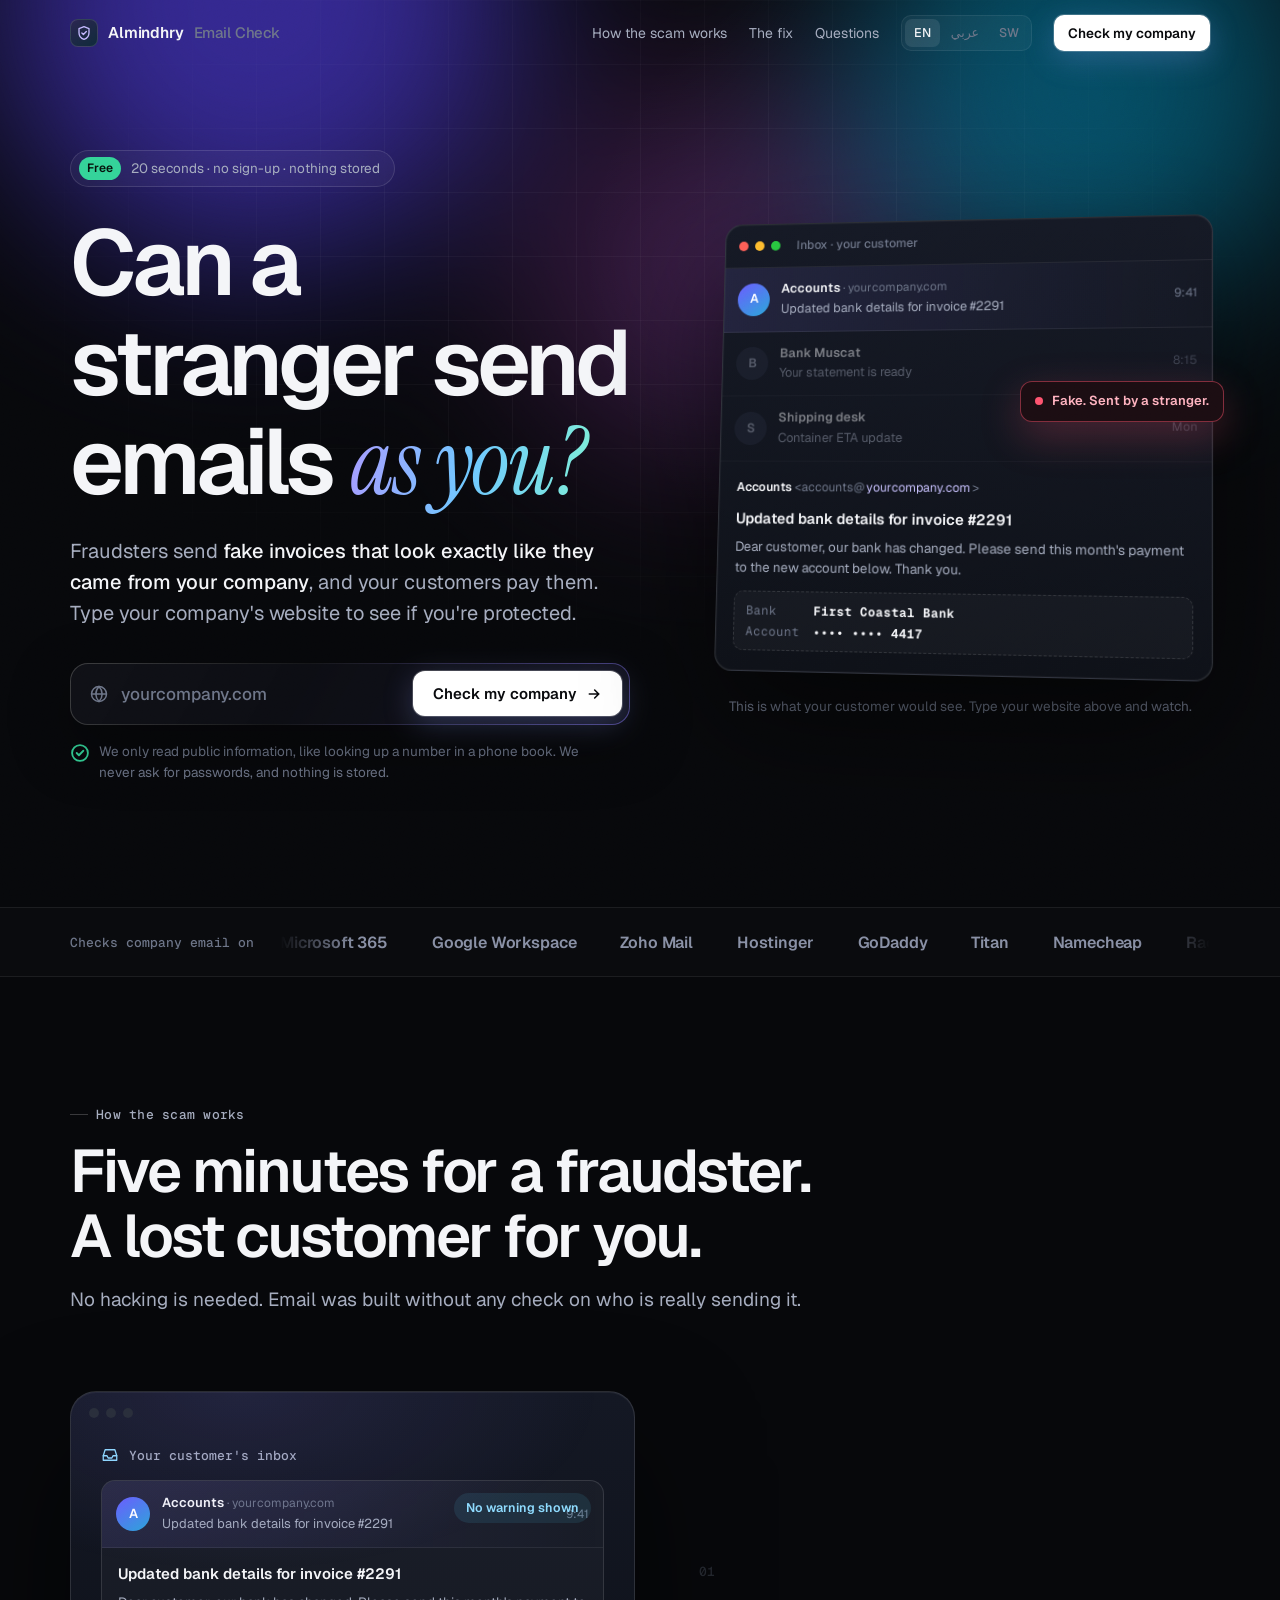
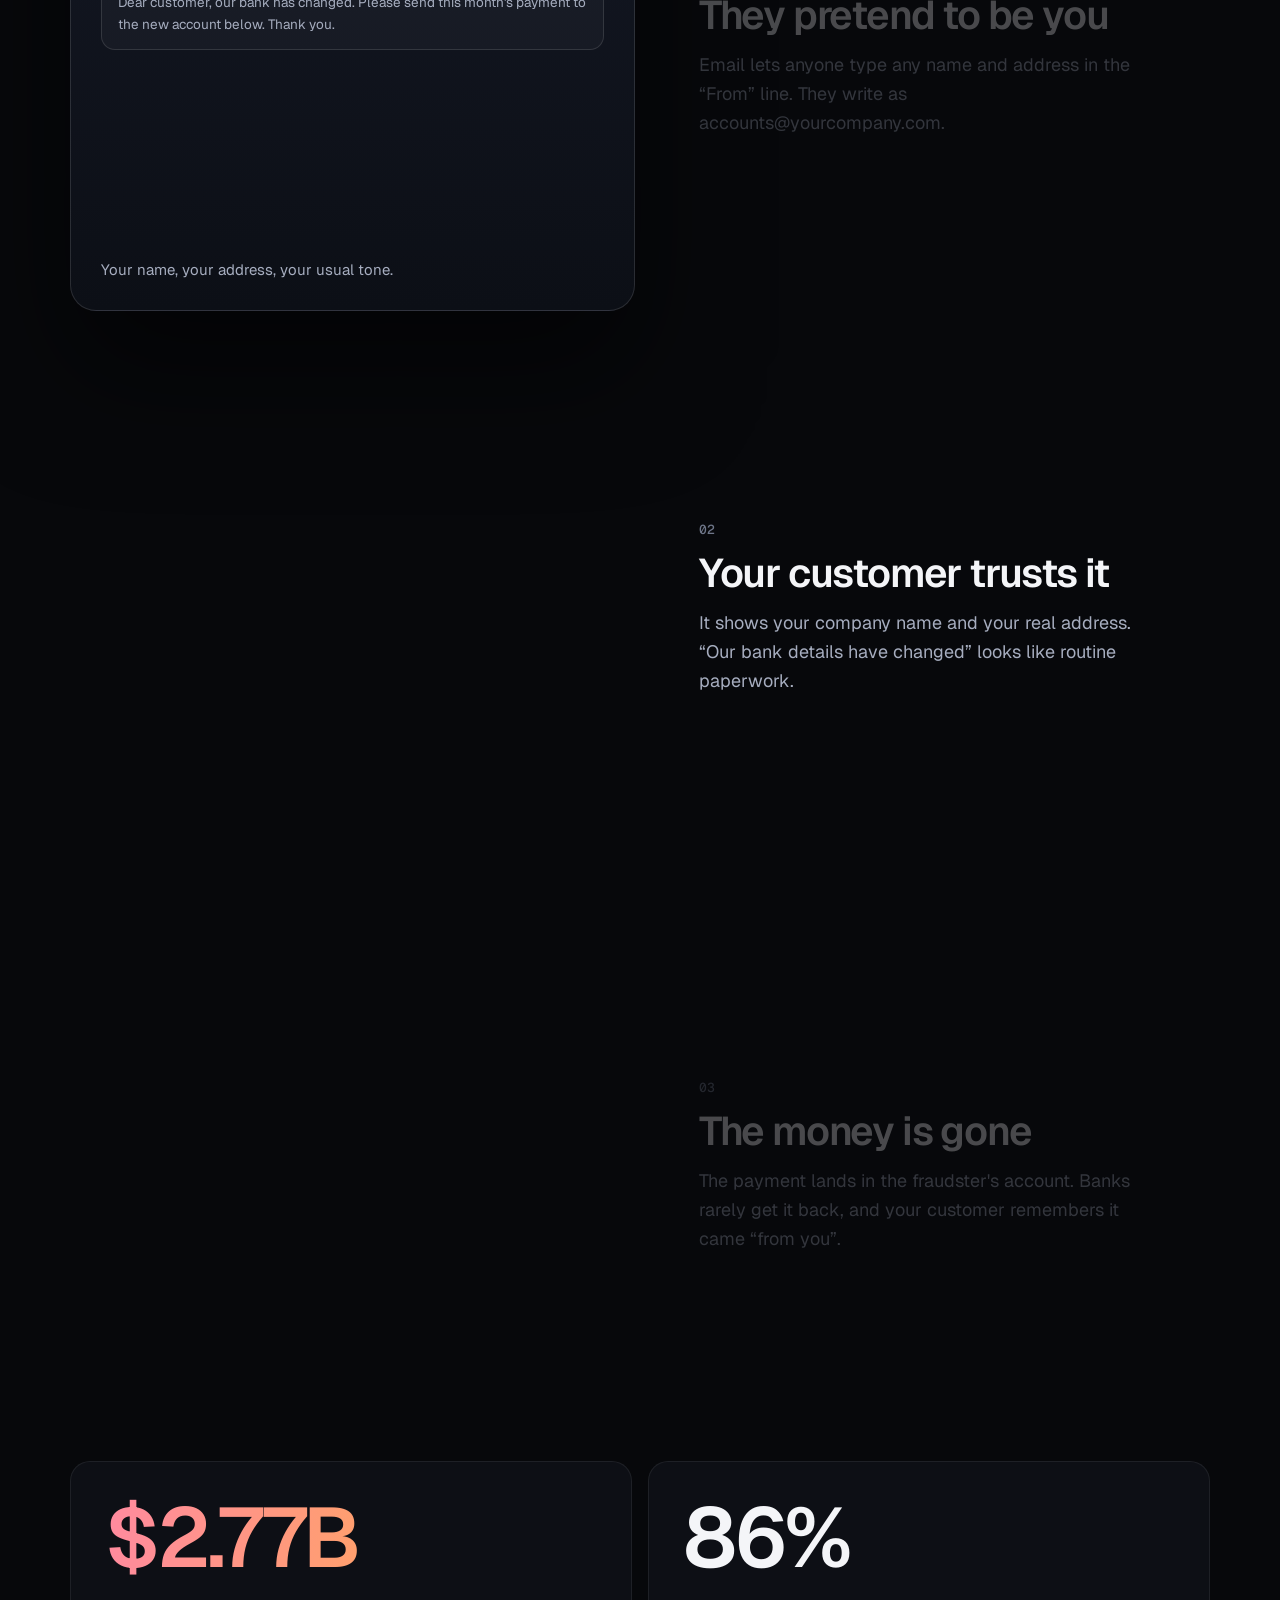
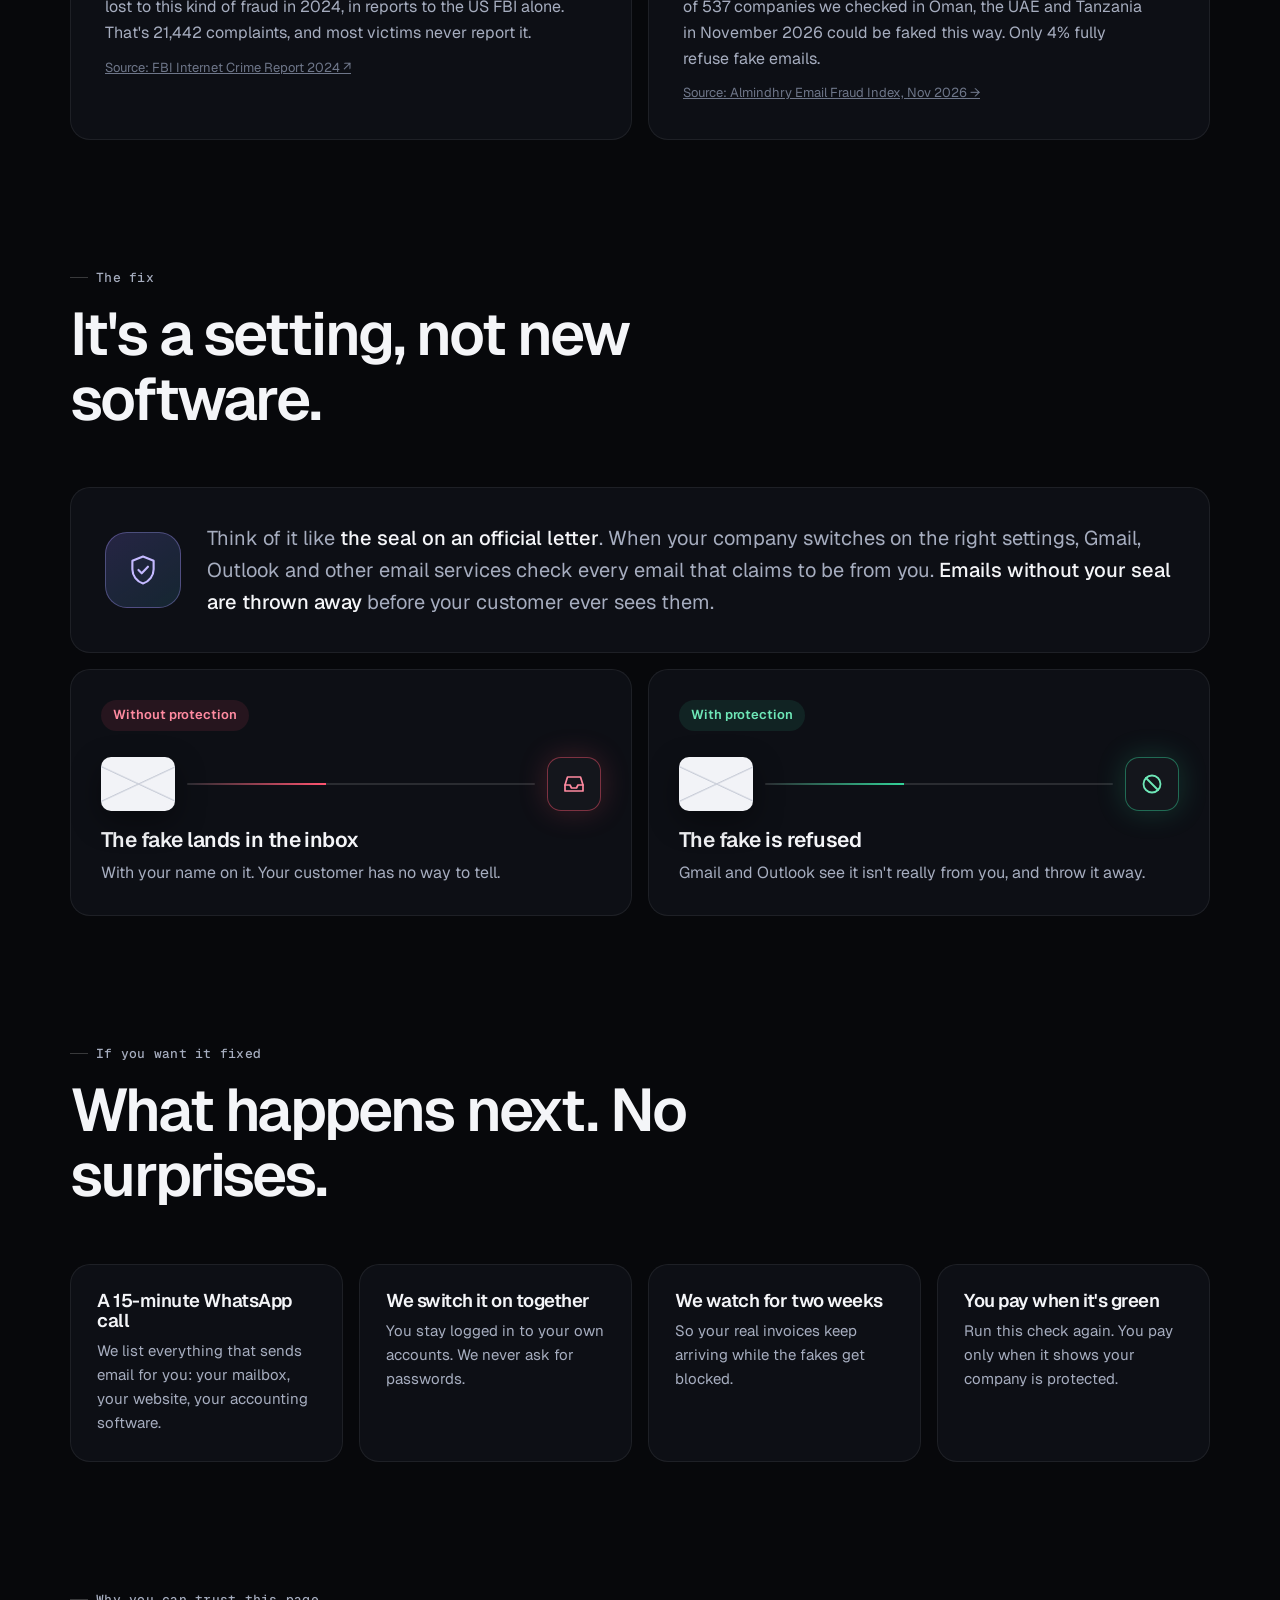
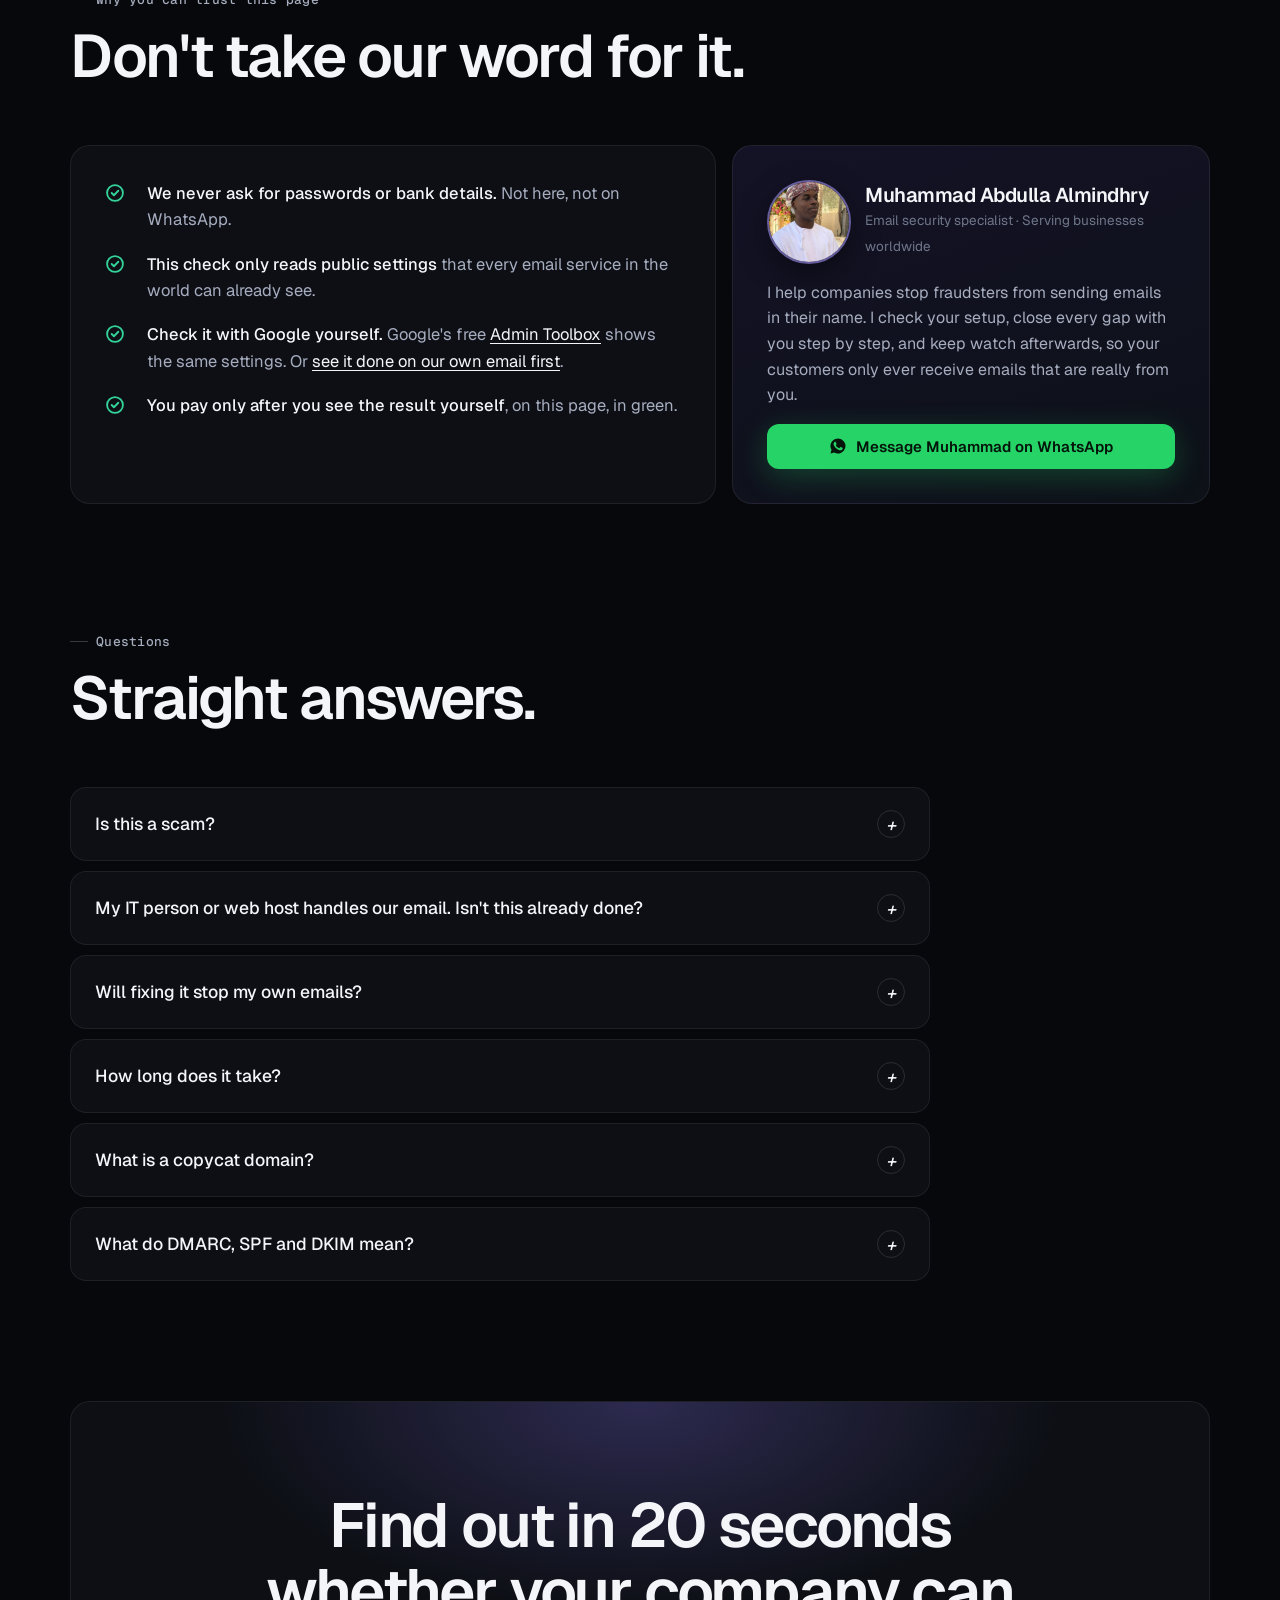
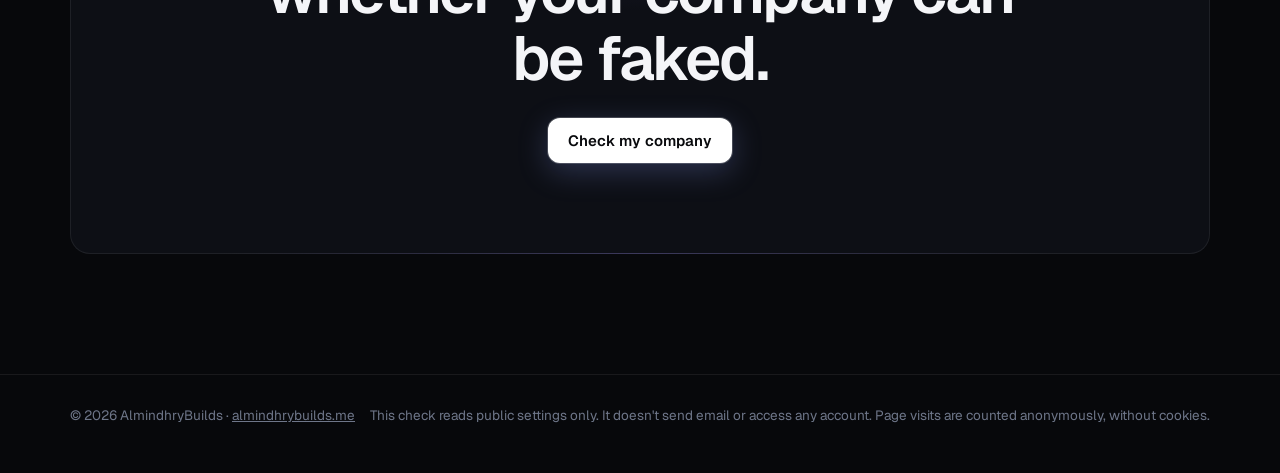
<file: index.html>
<!doctype html>
<html lang="en" dir="ltr">
<head>
<meta charset="utf-8">
<meta name="viewport" content="width=device-width, initial-scale=1">
<title>Can someone send fake emails as your company? Free 20-second check</title>
<meta name="description" content="Fraudsters send fake invoices that look like they came from your company, and customers pay them. Check for free in 20 seconds whether your company&#x27;s email is protected. For businesses everywhere.">
<link rel="canonical" href="https://almindhrybuilds.me/check/">
<link rel="alternate" hreflang="en" href="https://almindhrybuilds.me/check/">
<link rel="alternate" hreflang="ar" href="https://almindhrybuilds.me/check/ar/">
<link rel="alternate" hreflang="sw" href="https://almindhrybuilds.me/check/sw/">
<link rel="alternate" hreflang="x-default" href="https://almindhrybuilds.me/check/">
<meta name="theme-color" content="#07080b">
<meta property="og:type" content="website"><meta property="og:url" content="https://almindhrybuilds.me/check/"><meta property="og:title" content="Can someone send fake emails as your company? Free 20-second check"><meta property="og:description" content="Fraudsters send fake invoices that look like they came from your company, and customers pay them. Check for free in 20 seconds whether your company&#x27;s email is protected. For businesses everywhere."><meta property="og:image" content="https://almindhrybuilds.me/check/og.png"><meta property="og:locale" content="en_US"><meta name="twitter:card" content="summary_large_image">
<link rel="icon" href="favicon.svg" type="image/svg+xml">
<link rel="preconnect" href="https://fonts.googleapis.com"><link rel="preconnect" href="https://fonts.gstatic.com" crossorigin><link rel="preconnect" href="https://dns.google">
<link href="https://fonts.googleapis.com/css2?family=Geist:wght@400;500;600&family=Geist+Mono:wght@400;500&family=Instrument+Serif:ital@1&family=IBM+Plex+Sans+Arabic:wght@400;500;600;700&display=swap" rel="stylesheet">
<link rel="stylesheet" href="style.css">
<script type="application/ld+json">{"@context": "https://schema.org", "@type": "WebApplication", "name": "Almindhry Email Fraud Check", "url": "https://almindhrybuilds.me/check/", "applicationCategory": "SecurityApplication", "operatingSystem": "Any", "inLanguage": "en", "description": "Fraudsters send fake invoices that look like they came from your company, and customers pay them. Check for free in 20 seconds whether your company's email is protected. For businesses everywhere.", "offers": {"@type": "Offer", "price": "0", "priceCurrency": "USD"}, "author": {"@type": "Person", "name": "Muhammad Abdulla Almindhry", "url": "https://almindhrybuilds.me/"}}</script>
<script type="application/ld+json">{"@context": "https://schema.org", "@type": "FAQPage", "inLanguage": "en", "mainEntity": [{"@type": "Question", "name": "Is this a scam?", "acceptedAnswer": {"@type": "Answer", "text": "Fair question, and a good habit. This page asks for nothing except a website name, and it only reads public settings that every email service can see. You can confirm the result with Google's free tool at toolbox.googleapps.com/apps/checkmx. If you ask us to fix it, you pay only after the result turns green."}}, {"@type": "Question", "name": "My IT person or web host handles our email. Isn't this already done?", "acceptedAnswer": {"@type": "Answer", "text": "Often not. Setting up email and protecting it from fakes are different jobs. Of 26 Dubai trading and logistics companies we checked in November 2026, 23 could be faked. The check takes 20 seconds, so it's worth knowing for sure."}}, {"@type": "Question", "name": "Will fixing it stop my own emails?", "acceptedAnswer": {"@type": "Answer", "text": "Not when it's done in stages. We first watch who sends email for you, make sure every real system is on the approved list, and only then switch on blocking."}}, {"@type": "Question", "name": "How long does it take?", "acceptedAnswer": {"@type": "Answer", "text": "The setup is one session with you. Then about two weeks of watching, and a week at the “spam folder” stage, before fakes are fully refused."}}, {"@type": "Question", "name": "What is a copycat domain?", "acceptedAnswer": {"@type": "Answer", "text": "A website address one letter away from yours, like the letter o swapped for a zero. Fraudsters register them to send convincing emails. Being registered doesn't make one dangerous, but it's worth watching."}}, {"@type": "Question", "name": "What do DMARC, SPF and DKIM mean?", "acceptedAnswer": {"@type": "Answer", "text": "They're the technical names. SPF is your approved senders list, DKIM is the digital signature on your emails, and DMARC is the instruction that tells Gmail and Outlook to block fakes. Only DMARC set to “quarantine” or “reject” actually stops them."}}]}</script>
</head>
<body>
<div class="grain" aria-hidden="true"></div>
<nav><div class="wrap">
  <a class="logo" href=""><span class="mk"><svg width="16" height="16" viewBox="0 0 24 24" fill="none" stroke="#c4b9ff" stroke-width="2" stroke-linecap="round" stroke-linejoin="round"><path d="M12 2.5 4.5 5.5v6c0 4.6 3.2 8.6 7.5 10 4.3-1.4 7.5-5.4 7.5-10v-6z"/><path d="m8.8 12 2.3 2.3 4.4-4.6"/></svg></span>Almindhry <small>Email Check</small></a>
  <div class="nav-r"><a class="l" href="#how">How the scam works</a><a class="l" href="#fix">The fix</a><a class="l" href="#faq">Questions</a>
    <div class="lang"><a href="" aria-current="page">EN</a><a href="ar/" >عربي</a><a href="sw/" >SW</a></div>
    <a class="btn w sm" href="#" data-focus>Check my company</a></div>
</div></nav>

<header class="hero">
  <div class="aurora" aria-hidden="true"><i></i><i></i><i></i></div>
  <div class="wrap">
    <div>
      <span class="badge"><b>Free</b>20 seconds · no sign-up · nothing stored</span>
      <h1><span class="w" style="animation-delay:0.00s">Can</span> <span class="w" style="animation-delay:0.08s">a</span> <span class="w" style="animation-delay:0.16s">stranger</span> <span class="w" style="animation-delay:0.24s">send</span> <span class="w" style="animation-delay:0.32s">emails</span> <span class="w em" style="animation-delay:0.40s">as you?</span></h1>
      <p class="sub">Fraudsters send <b>fake invoices that look exactly like they came from your company</b>, and your customers pay them. Type your company's website to see if you're protected.</p>
      <div class="field"><form id="f" autocomplete="off" novalidate>
        <svg class="gl" width="20" height="20" viewBox="0 0 24 24" fill="none" stroke="currentColor" stroke-width="1.8" aria-hidden="true"><circle cx="12" cy="12" r="9"/><path d="M3 12h18M12 3c2.5 2.7 3.8 5.7 3.8 9s-1.3 6.3-3.8 9c-2.5-2.7-3.8-5.7-3.8-9S9.5 5.7 12 3z"/></svg>
        <input id="d" placeholder="yourcompany.com" aria-label="yourcompany.com" inputmode="url" spellcheck="false" autocapitalize="off" autocomplete="off">
        <button class="btn w" id="go" type="submit"><span>Check my company</span><svg width="16" height="16" viewBox="0 0 24 24" fill="none" stroke="currentColor" stroke-width="2.4" stroke-linecap="round" aria-hidden="true" style="transform:scaleX(1)"><path d="M5 12h14M13 6l6 6-6 6"/></svg></button>
      </form></div>
      <p class="micro"><svg width="20" height="20" viewBox="0 0 24 24" fill="none" stroke="currentColor" stroke-width="2.2" stroke-linecap="round" stroke-linejoin="round"><circle cx="12" cy="12" r="9.5"/><path d="m8 12 2.7 2.7L16 9.3"/></svg><span>We only read public information, like looking up a number in a phone book. We never ask for passwords, and nothing is stored.</span></p>
    </div>
    <div>
      <div class="mock-wrap">
        <div class="callout"><i></i>Fake. Sent by a stranger.</div>
        <div class="mock">
          <div class="bar"><i></i><i></i><i></i><span>Inbox · your customer</span></div>
          <div class="mrow hot"><span class="av">A</span><div style="min-width:0"><div class="nm">Accounts <span class="t" style="font-weight:400">· <span class="mockdom" dir="ltr">yourcompany.com</span></span></div><div class="sj">Updated bank details for invoice #2291</div></div><span class="t">9:41</span></div>
          <div class="mrow dim"><span class="av">B</span><div style="min-width:0"><div class="nm">Bank Muscat</div><div class="sj">Your statement is ready</div></div><span class="t">8:15</span></div>
          <div class="mrow dim"><span class="av">S</span><div style="min-width:0"><div class="nm">Shipping desk</div><div class="sj">Container ETA update</div></div><span class="t">Mon</span></div>
          <div class="mopen">
            <div class="from"><b>Accounts</b> &lt;accounts@<span class="dom mockdom">yourcompany.com</span>&gt;</div>
            <h4>Updated bank details for invoice #2291</h4>
            <p>Dear customer, our bank has changed. Please send this month&#x27;s payment to the new account below. Thank you.</p>
            <div class="acct"><span>Bank</span><b>First Coastal Bank</b><span>Account</span><b>•••• •••• 4417</b></div>
          </div>
        </div>
      </div>
      <p class="cap">This is what your customer would see. Type your website above and watch.</p>
      <span id="mockDefault" hidden>yourcompany.com</span>
    </div>
  </div>
</header>
<div class="strip"><div class="wrap"><span class="sl2">Checks company email on</span><div class="marq"><div class="mq"><span>Microsoft 365</span><span>Google Workspace</span><span>Zoho Mail</span><span>Hostinger</span><span>GoDaddy</span><span>Titan</span><span>Namecheap</span><span>Rackspace</span><span>Mimecast</span><span>Proofpoint</span><span>Etisalat</span><span>Omantel</span><span>Microsoft 365</span><span>Google Workspace</span><span>Zoho Mail</span><span>Hostinger</span><span>GoDaddy</span><span>Titan</span><span>Namecheap</span><span>Rackspace</span><span>Mimecast</span><span>Proofpoint</span><span>Etisalat</span><span>Omantel</span></div></div></div></div>

<div class="wrap" id="results">
  <div class="spot run" id="run"><h3>Checking <code id="runDom"></code></h3>
    <ul class="chk" id="chk"><li><span class="ic"></span><span>Finding your email provider</span><span class="sm"></span></li><li><span class="ic"></span><span>Checking fake-email blocking</span><span class="sm"></span></li><li><span class="ic"></span><span>Checking your approved senders list</span><span class="sm"></span></li><li><span class="ic"></span><span>Looking for your email signature</span><span class="sm"></span></li><li><span class="ic"></span><span>Searching for copycat domains</span><span class="sm"></span></li></ul>
    <div class="pbar"><i id="pbar"></i></div><p class="muted" id="runNote" style="margin:10px 0 0"></p></div>
  <div class="spot status" id="status">
    <div><span class="shield" id="stShield"></span><h2 id="stH"></h2><p class="lead" id="stLead"></p><ul id="stList"></ul></div>
    <div id="ringWrap"><div class="ring"><svg width="180" height="180" viewBox="0 0 180 180"><circle cx="90" cy="90" r="74" fill="none" stroke="rgba(255,255,255,.07)" stroke-width="12"/><circle id="ring" cx="90" cy="90" r="74" fill="none" stroke-width="12" stroke-linecap="round"/></svg><div class="v"><div><b id="scoreNum">0</b><small>/ 100</small></div></div></div><p class="ring-note">Protection score: our rating of your public settings.</p></div>
  </div>
  <div class="spot sim" id="sim"><h3>The fake email a stranger could send as you, today</h3>
    <div class="stage">
      <div class="node src"><span class="b"><svg width="24" height="24" viewBox="0 0 24 24" fill="none" stroke="#ff8aa0" stroke-width="1.7" stroke-linecap="round"><path d="M3 9c0-2 1.5-3 3-3h12c1.5 0 3 1 3 3v1c0 4-3 7-6 7-1.7 0-2.4-1.5-3-1.5S10.7 17 9 17c-3 0-6-3-6-7z"/><circle cx="8.5" cy="10.5" r="1.4"/><circle cx="15.5" cy="10.5" r="1.4"/></svg></span>Stranger</div>
      <div class="track" id="track"><div class="mail" id="mail"><div class="h">From: <b id="simFrom"></b><br>To: customer</div><div class="s">Invoice 2291: our bank details have changed</div><div class="bd">Dear customer, please use our new account for this payment. The old one is closed.</div><div class="stamp" id="stamp"></div></div></div>
      <div class="node"><span class="b"><svg width="24" height="24" viewBox="0 0 24 24" fill="none" stroke="#8fdcff" stroke-width="1.7" stroke-linecap="round" stroke-linejoin="round"><path d="M3 13h5l1.5 3h5l1.5-3h5"/><path d="M5.5 5h13l2.5 8v6H3v-6z"/></svg></span>Your customer</div>
    </div><p class="note" id="simNote"></p></div>
  <div class="spot rows" id="rows"></div>
  <div class="spot cta" id="cta"></div>
</div>

<section id="how"><div class="wrap">
  <div class="sh rv"><span class="kicker">How the scam works</span><h2>Five minutes for a fraudster. A lost customer for you.</h2><p>No hacking is needed. Email was built without any check on who is really sending it.</p></div>
  <div class="story">
    <div class="vis" id="vis" data-s="1"><div class="device">
      <div class="dots"><i></i><i></i><i></i></div>
      <div class="scene sc1"><div class="sl"><svg width="24" height="24" viewBox="0 0 24 24" fill="none" stroke="#ff8aa0" stroke-width="1.7" stroke-linecap="round"><path d="M3 9c0-2 1.5-3 3-3h12c1.5 0 3 1 3 3v1c0 4-3 7-6 7-1.7 0-2.4-1.5-3-1.5S10.7 17 9 17c-3 0-6-3-6-7z"/><circle cx="8.5" cy="10.5" r="1.4"/><circle cx="15.5" cy="10.5" r="1.4"/></svg><span>The stranger&#x27;s computer</span></div>
        <div class="compose"><div class="ch">New message</div>
          <div class="fld"><span>From</span><b>Accounts &lt;accounts@<span class="mockdom">yourcompany.com</span>&gt;</b><i class="caret"></i></div>
          <div class="fld"><span>To</span><b>customer</b></div>
          <div class="fld"><span>Subject</span><b>Updated bank details for invoice #2291</b></div>
          <div class="body">Dear customer, our bank has changed. Please send this month&#x27;s payment to the new account below. Thank you.</div><div class="send">Send</div></div>
        <p class="scap">Anyone can type your company&#x27;s address in the From line.</p></div>
      <div class="scene sc2"><div class="sl"><svg width="24" height="24" viewBox="0 0 24 24" fill="none" stroke="#8fdcff" stroke-width="1.7" stroke-linecap="round" stroke-linejoin="round"><path d="M3 13h5l1.5 3h5l1.5-3h5"/><path d="M5.5 5h13l2.5 8v6H3v-6z"/></svg><span>Your customer&#x27;s inbox</span></div>
        <div class="inb"><div class="mrow hot"><span class="av">A</span><div style="min-width:0"><div class="nm">Accounts <span class="t" style="font-weight:400">· <span class="mockdom" dir="ltr">yourcompany.com</span></span></div><div class="sj">Updated bank details for invoice #2291</div></div><span class="t">9:41</span></div>
          <div class="mopen"><h4>Updated bank details for invoice #2291</h4><p>Dear customer, our bank has changed. Please send this month&#x27;s payment to the new account below. Thank you.</p></div><span class="pill info">No warning shown</span></div>
        <p class="scap">Your name, your address, your usual tone.</p></div>
      <div class="scene sc3"><div class="sl"><svg width="24" height="24" viewBox="0 0 24 24" fill="none" stroke="#ff8aa0" stroke-width="1.7" stroke-linecap="round" stroke-linejoin="round"><rect x="2.5" y="6" width="19" height="12" rx="2"/><circle cx="12" cy="12" r="2.6"/><path d="M6 9.5v5M18 9.5v5"/></svg><span>Your customer&#x27;s bank</span></div>
        <div class="bank"><div class="okc">✓</div><div class="bt">Transfer sent</div><div class="amt">AED 48,500</div><div class="to">To account •••• 4417</div><span class="pill bad">Paid to the fraudster</span></div>
        <p class="scap">The money is gone. Your customer thinks you have it.</p></div>
    </div></div>
    <div class="stps">
      <div class="stp" data-s="1"><span class="n">01</span><h3>They pretend to be you</h3><p>Email lets anyone type any name and address in the “From” line. They write as accounts@yourcompany.com.</p><div class="inl"></div></div>
      <div class="stp" data-s="2"><span class="n">02</span><h3>Your customer trusts it</h3><p>It shows your company name and your real address. “Our bank details have changed” looks like routine paperwork.</p><div class="inl"></div></div>
      <div class="stp" data-s="3"><span class="n">03</span><h3>The money is gone</h3><p>The payment lands in the fraudster&#x27;s account. Banks rarely get it back, and your customer remembers it came “from you”.</p><div class="inl"></div></div>
    </div>
  </div>
  <div class="stats">
    <div class="spot stat rv"><div class="big rd">$<span class="cnt" data-to="2.77" data-dec="2">2.77</span>B</div><p>lost to this kind of fraud in 2024, in reports to the US FBI alone. That&#x27;s 21,442 complaints, and most victims never report it.</p><a href="https://www.ic3.gov/AnnualReport/Reports/2024_IC3Report.pdf" target="_blank" rel="noopener">Source: FBI Internet Crime Report 2024 ↗</a></div>
    <div class="spot stat rv d1"><div class="big"><span class="cnt" data-to="86" data-dec="0">86</span>%</div><p>of 537 companies we checked in Oman, the UAE and Tanzania in November 2026 could be faked this way. Only 4% fully refuse fake emails.</p><a href="fraud-index/">Source: Almindhry Email Fraud Index, Nov 2026 →</a></div>
  </div>
</div></section>

<section id="fix" style="padding-top:0"><div class="wrap">
  <div class="sh rv"><span class="kicker">The fix</span><h2>It&#x27;s a setting, not new software.</h2></div>
  <div class="spot seal rv"><div class="ic"><svg width="34" height="34" viewBox="0 0 24 24" fill="none" stroke="#c4b9ff" stroke-width="1.5" stroke-linecap="round" stroke-linejoin="round"><path d="M12 2.5 4.5 5.5v6c0 4.6 3.2 8.6 7.5 10 4.3-1.4 7.5-5.4 7.5-10v-6z"/><path d="m8.8 12 2.3 2.3 4.4-4.6"/></svg></div><p>Think of it like <b>the seal on an official letter</b>. When your company switches on the right settings, Gmail, Outlook and other email services check every email that claims to be from you. <b>Emails without your seal are thrown away</b> before your customer ever sees them.</p></div>
  <div class="vs">
    <div class="spot c bad rv"><span class="lbl">Without protection</span><div class="flow"><span class="env"></span><span class="line"></span><span class="dst"><svg width="24" height="24" viewBox="0 0 24 24" fill="none" stroke="#ff8aa0" stroke-width="1.7" stroke-linecap="round" stroke-linejoin="round"><path d="M3 13h5l1.5 3h5l1.5-3h5"/><path d="M5.5 5h13l2.5 8v6H3v-6z"/></svg></span></div><h3>The fake lands in the inbox</h3><p>With your name on it. Your customer has no way to tell.</p></div>
    <div class="spot c good rv d1"><span class="lbl">With protection</span><div class="flow"><span class="env"></span><span class="line"></span><span class="dst"><svg width="24" height="24" viewBox="0 0 24 24" fill="none" stroke="#6ee7b7" stroke-width="1.8" stroke-linecap="round"><circle cx="12" cy="12" r="8.5"/><path d="m6 6 12 12"/></svg></span></div><h3>The fake is refused</h3><p>Gmail and Outlook see it isn&#x27;t really from you, and throw it away.</p></div>
  </div>
</div></section>

<section style="padding-top:0"><div class="wrap">
  <div class="sh rv"><span class="kicker">If you want it fixed</span><h2>What happens next. No surprises.</h2></div>
  <div class="tl"><div class="spot s rv"><h3>A 15-minute WhatsApp call</h3><p>We list everything that sends email for you: your mailbox, your website, your accounting software.</p></div><div class="spot s rv d1"><h3>We switch it on together</h3><p>You stay logged in to your own accounts. We never ask for passwords.</p></div><div class="spot s rv d2"><h3>We watch for two weeks</h3><p>So your real invoices keep arriving while the fakes get blocked.</p></div><div class="spot s rv d3"><h3>You pay when it&#x27;s green</h3><p>Run this check again. You pay only when it shows your company is protected.</p></div></div>
</div></section>

<section style="padding-top:0"><div class="wrap">
  <div class="sh rv"><span class="kicker">Why you can trust this page</span><h2>Don&#x27;t take our word for it.</h2></div>
  <div class="trust">
    <div class="spot list rv"><ul><li><svg width="20" height="20" viewBox="0 0 24 24" fill="none" stroke="currentColor" stroke-width="2.2" stroke-linecap="round" stroke-linejoin="round"><circle cx="12" cy="12" r="9.5"/><path d="m8 12 2.7 2.7L16 9.3"/></svg><span><b>We never ask for passwords or bank details.</b> Not here, not on WhatsApp.</span></li><li><svg width="20" height="20" viewBox="0 0 24 24" fill="none" stroke="currentColor" stroke-width="2.2" stroke-linecap="round" stroke-linejoin="round"><circle cx="12" cy="12" r="9.5"/><path d="m8 12 2.7 2.7L16 9.3"/></svg><span><b>This check only reads public settings</b> that every email service in the world can already see.</span></li><li><svg width="20" height="20" viewBox="0 0 24 24" fill="none" stroke="currentColor" stroke-width="2.2" stroke-linecap="round" stroke-linejoin="round"><circle cx="12" cy="12" r="9.5"/><path d="m8 12 2.7 2.7L16 9.3"/></svg><span><b>Check it with Google yourself.</b> Google's free <a href="https://toolbox.googleapps.com/apps/checkmx/" target="_blank" rel="noopener">Admin Toolbox</a> shows the same settings. Or <a href="/check/proof/">see it done on our own email first</a>.</span></li><li><svg width="20" height="20" viewBox="0 0 24 24" fill="none" stroke="currentColor" stroke-width="2.2" stroke-linecap="round" stroke-linejoin="round"><circle cx="12" cy="12" r="9.5"/><path d="m8 12 2.7 2.7L16 9.3"/></svg><span><b>You pay only after you see the result yourself</b>, on this page, in green.</span></li></ul></div>
    <div class="spot me rv d1"><div class="who"><img class="avp" src="me.jpg" alt="Muhammad Abdulla Almindhry" width="84" height="84" loading="lazy"><div><h3>Muhammad Abdulla Almindhry</h3><small>Email security specialist · Serving businesses worldwide</small></div></div><p>I help companies stop fraudsters from sending emails in their name. I check your setup, close every gap with you step by step, and keep watch afterwards, so your customers only ever receive emails that are really from you.</p><a class="btn wa" data-wa-main href="https://wa.me/601123109560" target="_blank" rel="noopener"><svg width="18" height="18" viewBox="0 0 24 24" fill="currentColor" aria-hidden="true"><path d="M12 2a10 10 0 0 0-8.6 15.1L2 22l5-1.3A10 10 0 1 0 12 2zm5.8 14.2c-.2.7-1.4 1.3-2 1.4-.5.1-1.1.1-1.8-.1-.4-.1-1-.3-1.7-.6-3-1.3-4.9-4.3-5-4.5-.2-.2-1.2-1.6-1.2-3s.8-2.2 1-2.5c.3-.3.6-.4.8-.4h.6c.2 0 .4 0 .6.5l.9 2.1c.1.2.1.4 0 .6l-.3.5-.4.5c-.1.1-.3.3-.1.6.2.3.8 1.3 1.7 2.1 1.2 1 2.1 1.3 2.4 1.5.3.1.5.1.7-.1l1-1.2c.2-.3.4-.2.7-.1l2 1c.3.1.5.2.5.3.1.2.1.8-.1 1.4z"/></svg><span>Message Muhammad on WhatsApp</span></a></div>
  </div>
</div></section>

<section id="faq" style="padding-top:0"><div class="wrap">
  <div class="sh rv"><span class="kicker">Questions</span><h2>Straight answers.</h2></div>
  <div class="faq rv"><details class="spot"><summary>Is this a scam?<i>+</i></summary><p>Fair question, and a good habit. This page asks for nothing except a website name, and it only reads public settings that every email service can see. You can confirm the result with Google&#x27;s free tool at toolbox.googleapps.com/apps/checkmx. If you ask us to fix it, you pay only after the result turns green.</p></details><details class="spot"><summary>My IT person or web host handles our email. Isn&#x27;t this already done?<i>+</i></summary><p>Often not. Setting up email and protecting it from fakes are different jobs. Of 26 Dubai trading and logistics companies we checked in November 2026, 23 could be faked. The check takes 20 seconds, so it&#x27;s worth knowing for sure.</p></details><details class="spot"><summary>Will fixing it stop my own emails?<i>+</i></summary><p>Not when it&#x27;s done in stages. We first watch who sends email for you, make sure every real system is on the approved list, and only then switch on blocking.</p></details><details class="spot"><summary>How long does it take?<i>+</i></summary><p>The setup is one session with you. Then about two weeks of watching, and a week at the “spam folder” stage, before fakes are fully refused.</p></details><details class="spot"><summary>What is a copycat domain?<i>+</i></summary><p>A website address one letter away from yours, like the letter o swapped for a zero. Fraudsters register them to send convincing emails. Being registered doesn&#x27;t make one dangerous, but it&#x27;s worth watching.</p></details><details class="spot"><summary>What do DMARC, SPF and DKIM mean?<i>+</i></summary><p>They&#x27;re the technical names. SPF is your approved senders list, DKIM is the digital signature on your emails, and DMARC is the instruction that tells Gmail and Outlook to block fakes. Only DMARC set to “quarantine” or “reject” actually stops them.</p></details></div>
</div></section>

<section style="padding-top:0"><div class="wrap"><div class="spot final rv"><h2>Find out in 20 seconds whether your company can be faked.</h2><a class="btn w" href="#" data-focus>Check my company</a></div></div></section>
<footer><div class="wrap"><span>© <span id="yr"></span> AlmindhryBuilds · <a href="/" style="color:inherit">almindhrybuilds.me</a></span><span>This check reads public settings only. It doesn&#x27;t send email or access any account. Page visits are counted anonymously, without cookies.</span></div></footer>
<script src="app.js" defer></script>
<script defer src='https://static.cloudflareinsights.com/beacon.min.js' data-cf-beacon='{"token": "373cd8223e39418493073665583a57c6", "spa": false}'></script>
</body>
</html>
</file>
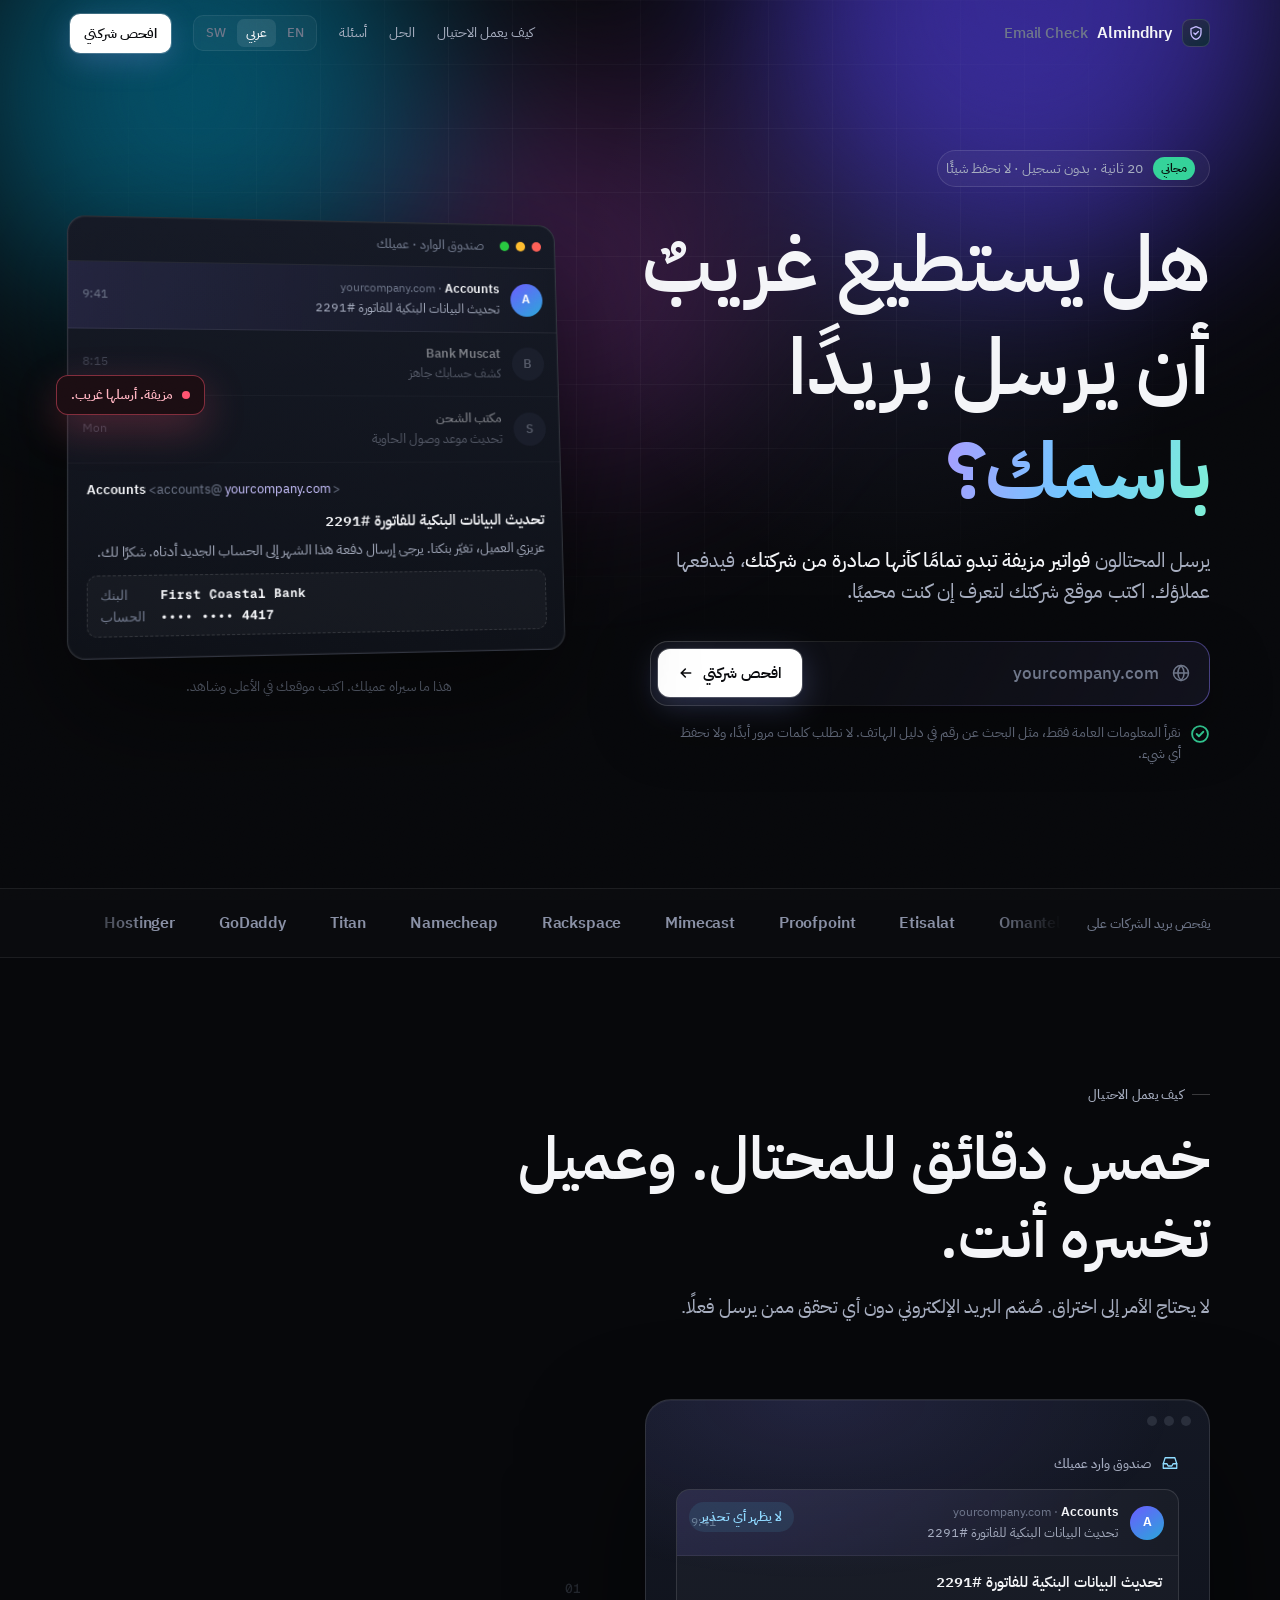
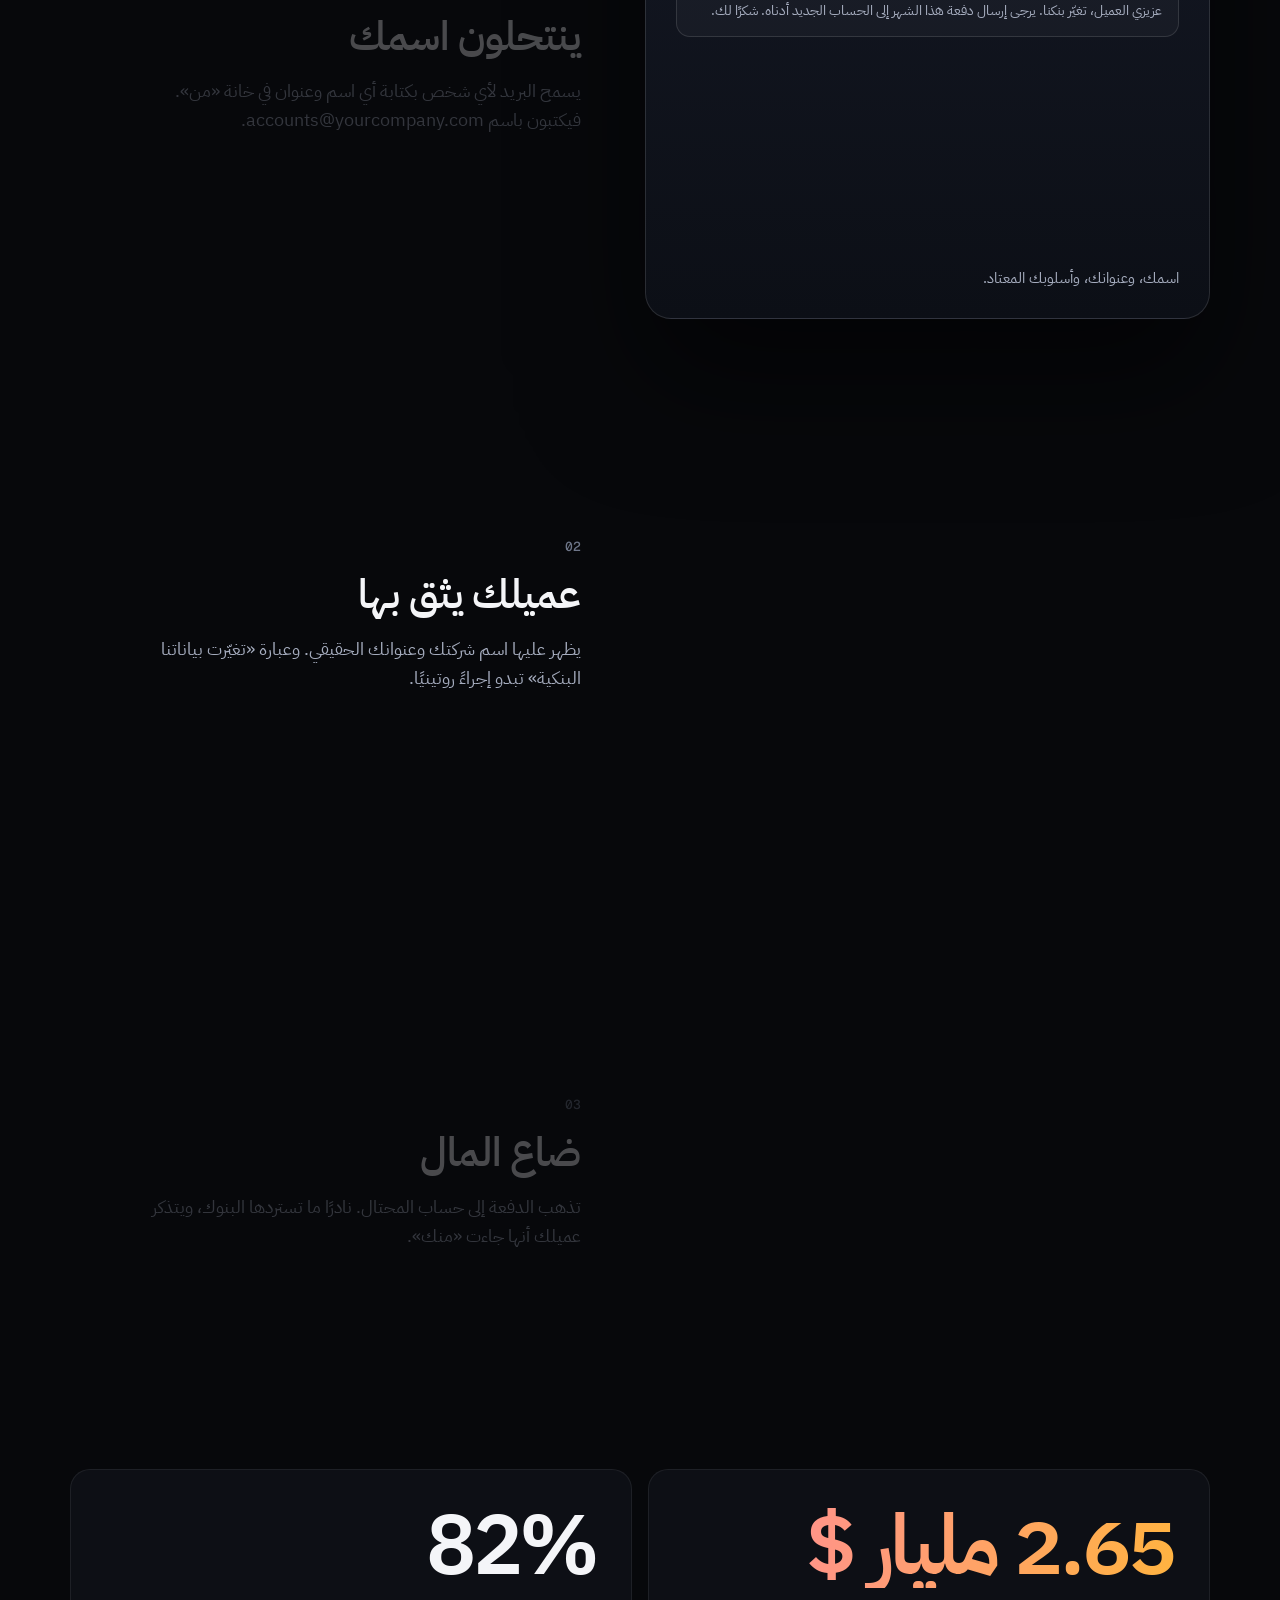
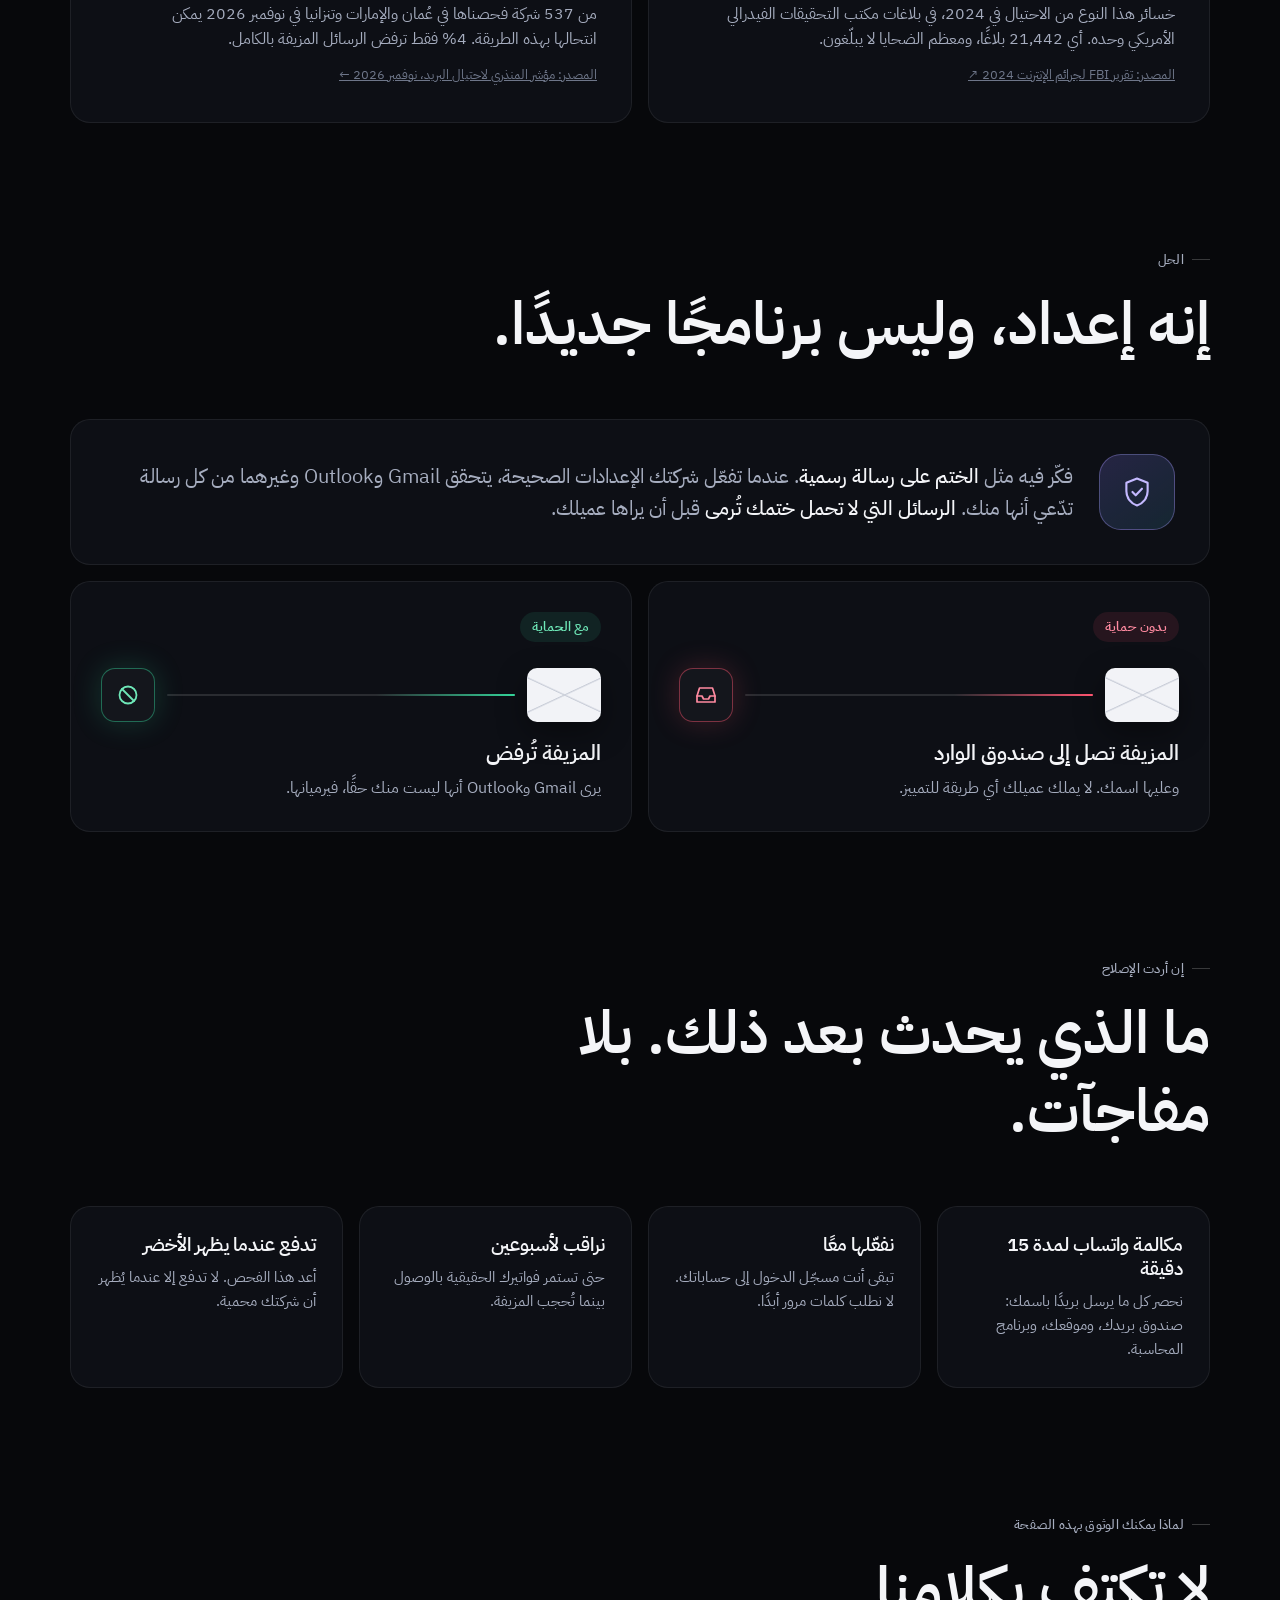
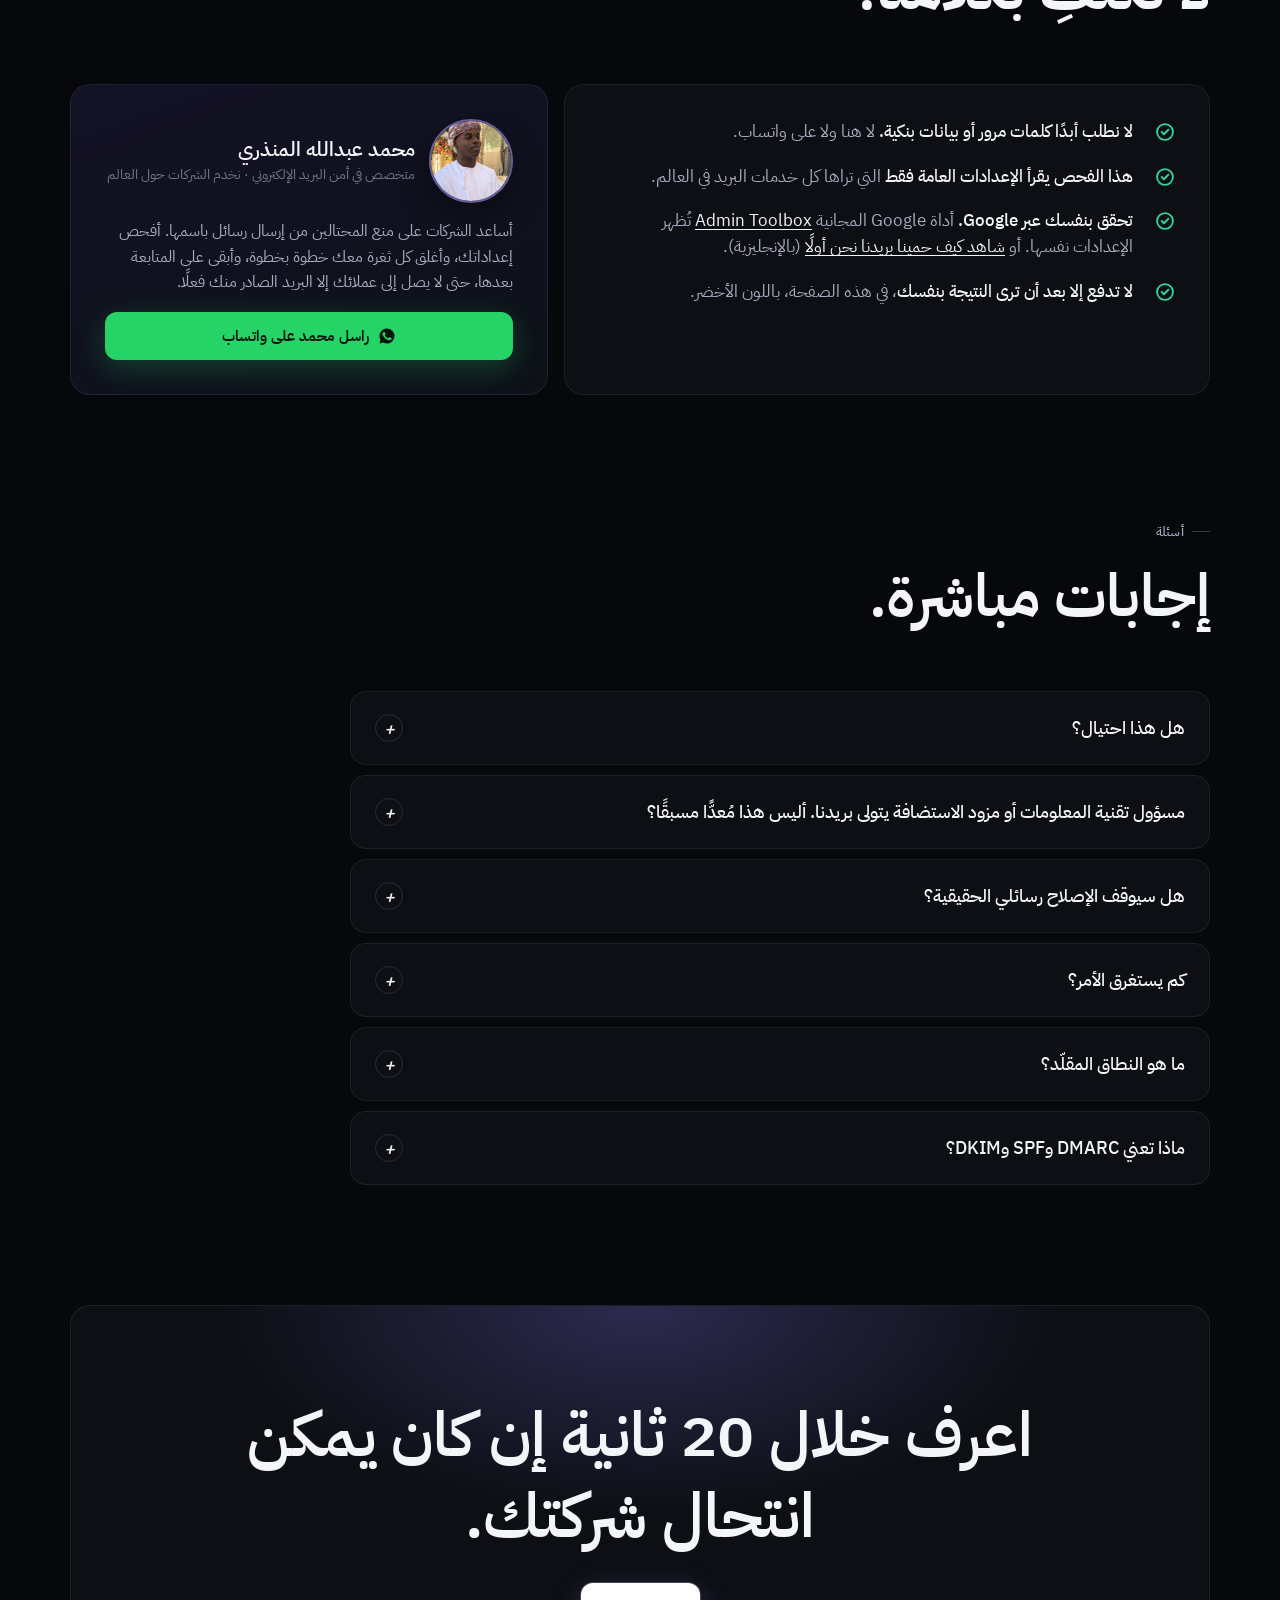
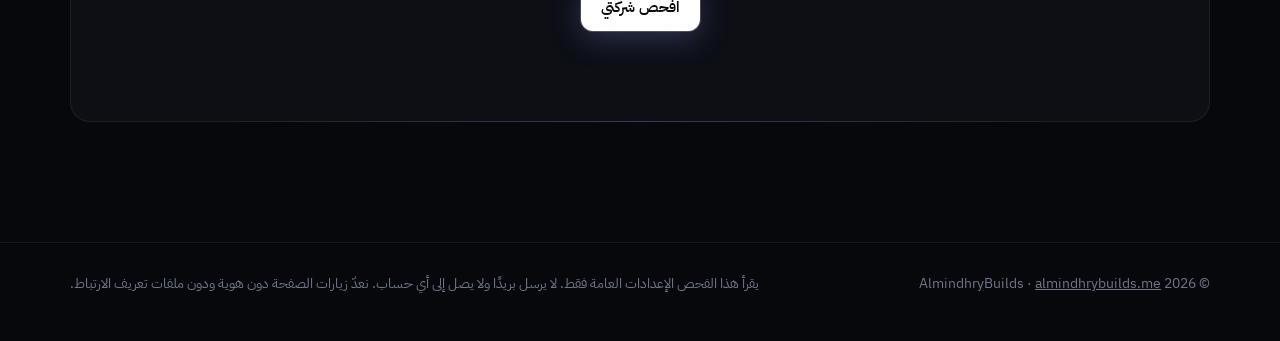
<file: ar/index.html>
<!doctype html>
<html lang="ar" dir="rtl">
<head>
<meta charset="utf-8">
<meta name="viewport" content="width=device-width, initial-scale=1">
<title>هل يستطيع أحد إرسال رسائل مزيفة باسم شركتك؟ فحص مجاني خلال 20 ثانية</title>
<meta name="description" content="يرسل المحتالون فواتير مزيفة تبدو صادرة من شركتك، فيدفعها عملاؤك. افحص مجانًا خلال 20 ثانية إن كان بريد شركتك محميًا. للشركات في كل مكان.">
<link rel="canonical" href="https://almindhrybuilds.me/check/ar/">
<link rel="alternate" hreflang="en" href="https://almindhrybuilds.me/check/">
<link rel="alternate" hreflang="ar" href="https://almindhrybuilds.me/check/ar/">
<link rel="alternate" hreflang="sw" href="https://almindhrybuilds.me/check/sw/">
<link rel="alternate" hreflang="x-default" href="https://almindhrybuilds.me/check/">
<meta name="theme-color" content="#07080b">
<meta property="og:type" content="website"><meta property="og:url" content="https://almindhrybuilds.me/check/ar/"><meta property="og:title" content="هل يستطيع أحد إرسال رسائل مزيفة باسم شركتك؟ فحص مجاني خلال 20 ثانية"><meta property="og:description" content="يرسل المحتالون فواتير مزيفة تبدو صادرة من شركتك، فيدفعها عملاؤك. افحص مجانًا خلال 20 ثانية إن كان بريد شركتك محميًا. للشركات في كل مكان."><meta property="og:image" content="https://almindhrybuilds.me/check/og.png"><meta property="og:locale" content="ar_AE"><meta name="twitter:card" content="summary_large_image">
<link rel="icon" href="../favicon.svg" type="image/svg+xml">
<link rel="preconnect" href="https://fonts.googleapis.com"><link rel="preconnect" href="https://fonts.gstatic.com" crossorigin><link rel="preconnect" href="https://dns.google">
<link href="https://fonts.googleapis.com/css2?family=Geist:wght@400;500;600&family=Geist+Mono:wght@400;500&family=Instrument+Serif:ital@1&family=IBM+Plex+Sans+Arabic:wght@400;500;600;700&display=swap" rel="stylesheet">
<link rel="stylesheet" href="../style.css">
<script type="application/ld+json">{"@context": "https://schema.org", "@type": "WebApplication", "name": "Almindhry Email Fraud Check", "url": "https://almindhrybuilds.me/check/ar/", "applicationCategory": "SecurityApplication", "operatingSystem": "Any", "inLanguage": "ar", "description": "يرسل المحتالون فواتير مزيفة تبدو صادرة من شركتك، فيدفعها عملاؤك. افحص مجانًا خلال 20 ثانية إن كان بريد شركتك محميًا. للشركات في كل مكان.", "offers": {"@type": "Offer", "price": "0", "priceCurrency": "USD"}, "author": {"@type": "Person", "name": "Muhammad Abdulla Almindhry", "url": "https://almindhrybuilds.me/"}}</script>
<script type="application/ld+json">{"@context": "https://schema.org", "@type": "FAQPage", "inLanguage": "ar", "mainEntity": [{"@type": "Question", "name": "هل هذا احتيال؟", "acceptedAnswer": {"@type": "Answer", "text": "سؤال منطقي وعادة جيدة. هذه الصفحة لا تطلب شيئًا سوى اسم الموقع، وتقرأ فقط الإعدادات العامة التي تراها كل خدمات البريد. يمكنك تأكيد النتيجة بأداة Google المجانية على toolbox.googleapps.com/apps/checkmx. وإن طلبت منا الإصلاح، لا تدفع إلا بعد أن تتحول النتيجة إلى الأخضر."}}, {"@type": "Question", "name": "مسؤول تقنية المعلومات أو مزود الاستضافة يتولى بريدنا. أليس هذا مُعدًّا مسبقًا؟", "acceptedAnswer": {"@type": "Answer", "text": "غالبًا لا. إعداد البريد وحمايته من الانتحال مهمتان مختلفتان. من بين 26 شركة تجارة ولوجستيات فحصناها في دبي في نوفمبر 2026، كان يمكن انتحال 23 منها. الفحص يستغرق 20 ثانية، فالأفضل أن تعرف بيقين."}}, {"@type": "Question", "name": "هل سيوقف الإصلاح رسائلي الحقيقية؟", "acceptedAnswer": {"@type": "Answer", "text": "ليس إذا تم على مراحل. نراقب أولًا من يرسل بريدًا باسمك، ونتأكد أن كل نظام حقيقي مُدرج في القائمة المعتمدة، وبعدها فقط نفعّل الحجب."}}, {"@type": "Question", "name": "كم يستغرق الأمر؟", "acceptedAnswer": {"@type": "Answer", "text": "الإعداد جلسة واحدة معك. ثم نحو أسبوعين من المراقبة، وأسبوع في مرحلة «البريد العشوائي»، قبل الرفض الكامل للرسائل المزيفة."}}, {"@type": "Question", "name": "ما هو النطاق المقلّد؟", "acceptedAnswer": {"@type": "Answer", "text": "عنوان موقع يختلف عن عنوانك بحرف واحد، مثل استبدال الحرف o بالرقم صفر. يسجّله المحتالون لإرسال رسائل مقنعة. تسجيله لا يعني أنه خطير، لكنه يستحق المتابعة."}}, {"@type": "Question", "name": "ماذا تعني DMARC وSPF وDKIM؟", "acceptedAnswer": {"@type": "Answer", "text": "هذه هي الأسماء التقنية. SPF هي قائمة المرسلين المعتمدين، وDKIM هو التوقيع الرقمي على رسائلك، وDMARC هو التعليمات التي تطلب من Gmail وOutlook حجب الرسائل المزيفة. فقط DMARC المضبوط على quarantine أو reject يوقفها فعلًا."}}]}</script>
</head>
<body>
<div class="grain" aria-hidden="true"></div>
<nav><div class="wrap">
  <a class="logo" href="../"><span class="mk"><svg width="16" height="16" viewBox="0 0 24 24" fill="none" stroke="#c4b9ff" stroke-width="2" stroke-linecap="round" stroke-linejoin="round"><path d="M12 2.5 4.5 5.5v6c0 4.6 3.2 8.6 7.5 10 4.3-1.4 7.5-5.4 7.5-10v-6z"/><path d="m8.8 12 2.3 2.3 4.4-4.6"/></svg></span>Almindhry <small>Email Check</small></a>
  <div class="nav-r"><a class="l" href="#how">كيف يعمل الاحتيال</a><a class="l" href="#fix">الحل</a><a class="l" href="#faq">أسئلة</a>
    <div class="lang"><a href="../" >EN</a><a href="../ar/" aria-current="page">عربي</a><a href="../sw/" >SW</a></div>
    <a class="btn w sm" href="#" data-focus>افحص شركتي</a></div>
</div></nav>

<header class="hero">
  <div class="aurora" aria-hidden="true"><i></i><i></i><i></i></div>
  <div class="wrap">
    <div>
      <span class="badge"><b>مجاني</b>20 ثانية · بدون تسجيل · لا نحفظ شيئًا</span>
      <h1><span class="w" style="animation-delay:0.00s">هل</span> <span class="w" style="animation-delay:0.08s">يستطيع</span> <span class="w" style="animation-delay:0.16s">غريبٌ</span> <span class="w" style="animation-delay:0.24s">أن</span> <span class="w" style="animation-delay:0.32s">يرسل</span> <span class="w" style="animation-delay:0.40s">بريدًا</span> <span class="w em" style="animation-delay:0.48s">باسمك؟</span></h1>
      <p class="sub">يرسل المحتالون <b>فواتير مزيفة تبدو تمامًا كأنها صادرة من شركتك</b>، فيدفعها عملاؤك. اكتب موقع شركتك لتعرف إن كنت محميًا.</p>
      <div class="field"><form id="f" autocomplete="off" novalidate>
        <svg class="gl" width="20" height="20" viewBox="0 0 24 24" fill="none" stroke="currentColor" stroke-width="1.8" aria-hidden="true"><circle cx="12" cy="12" r="9"/><path d="M3 12h18M12 3c2.5 2.7 3.8 5.7 3.8 9s-1.3 6.3-3.8 9c-2.5-2.7-3.8-5.7-3.8-9S9.5 5.7 12 3z"/></svg>
        <input id="d" placeholder="yourcompany.com" aria-label="yourcompany.com" inputmode="url" spellcheck="false" autocapitalize="off" autocomplete="off">
        <button class="btn w" id="go" type="submit"><span>افحص شركتي</span><svg width="16" height="16" viewBox="0 0 24 24" fill="none" stroke="currentColor" stroke-width="2.4" stroke-linecap="round" aria-hidden="true" style="transform:scaleX(-1)"><path d="M5 12h14M13 6l6 6-6 6"/></svg></button>
      </form></div>
      <p class="micro"><svg width="20" height="20" viewBox="0 0 24 24" fill="none" stroke="currentColor" stroke-width="2.2" stroke-linecap="round" stroke-linejoin="round"><circle cx="12" cy="12" r="9.5"/><path d="m8 12 2.7 2.7L16 9.3"/></svg><span>نقرأ المعلومات العامة فقط، مثل البحث عن رقم في دليل الهاتف. لا نطلب كلمات مرور أبدًا، ولا نحفظ أي شيء.</span></p>
    </div>
    <div>
      <div class="mock-wrap">
        <div class="callout"><i></i>مزيفة. أرسلها غريب.</div>
        <div class="mock">
          <div class="bar"><i></i><i></i><i></i><span>صندوق الوارد · عميلك</span></div>
          <div class="mrow hot"><span class="av">A</span><div style="min-width:0"><div class="nm">Accounts <span class="t" style="font-weight:400">· <span class="mockdom" dir="ltr">yourcompany.com</span></span></div><div class="sj">تحديث البيانات البنكية للفاتورة #2291</div></div><span class="t">9:41</span></div>
          <div class="mrow dim"><span class="av">B</span><div style="min-width:0"><div class="nm">Bank Muscat</div><div class="sj">كشف حسابك جاهز</div></div><span class="t">8:15</span></div>
          <div class="mrow dim"><span class="av">S</span><div style="min-width:0"><div class="nm">مكتب الشحن</div><div class="sj">تحديث موعد وصول الحاوية</div></div><span class="t">Mon</span></div>
          <div class="mopen">
            <div class="from"><b>Accounts</b> &lt;accounts@<span class="dom mockdom">yourcompany.com</span>&gt;</div>
            <h4>تحديث البيانات البنكية للفاتورة #2291</h4>
            <p>عزيزي العميل، تغيّر بنكنا. يرجى إرسال دفعة هذا الشهر إلى الحساب الجديد أدناه. شكرًا لك.</p>
            <div class="acct"><span>البنك</span><b>First Coastal Bank</b><span>الحساب</span><b>•••• •••• 4417</b></div>
          </div>
        </div>
      </div>
      <p class="cap">هذا ما سيراه عميلك. اكتب موقعك في الأعلى وشاهد.</p>
      <span id="mockDefault" hidden>yourcompany.com</span>
    </div>
  </div>
</header>
<div class="strip"><div class="wrap"><span class="sl2">يفحص بريد الشركات على</span><div class="marq"><div class="mq"><span>Microsoft 365</span><span>Google Workspace</span><span>Zoho Mail</span><span>Hostinger</span><span>GoDaddy</span><span>Titan</span><span>Namecheap</span><span>Rackspace</span><span>Mimecast</span><span>Proofpoint</span><span>Etisalat</span><span>Omantel</span><span>Microsoft 365</span><span>Google Workspace</span><span>Zoho Mail</span><span>Hostinger</span><span>GoDaddy</span><span>Titan</span><span>Namecheap</span><span>Rackspace</span><span>Mimecast</span><span>Proofpoint</span><span>Etisalat</span><span>Omantel</span></div></div></div></div>

<div class="wrap" id="results">
  <div class="spot run" id="run"><h3>نفحص <code id="runDom"></code></h3>
    <ul class="chk" id="chk"><li><span class="ic"></span><span>نبحث عن مزود البريد لشركتك</span><span class="sm"></span></li><li><span class="ic"></span><span>نفحص حجب الرسائل المزيفة</span><span class="sm"></span></li><li><span class="ic"></span><span>نفحص قائمة المرسلين المعتمدين</span><span class="sm"></span></li><li><span class="ic"></span><span>نبحث عن توقيع البريد</span><span class="sm"></span></li><li><span class="ic"></span><span>نبحث عن النطاقات المقلّدة</span><span class="sm"></span></li></ul>
    <div class="pbar"><i id="pbar"></i></div><p class="muted" id="runNote" style="margin:10px 0 0"></p></div>
  <div class="spot status" id="status">
    <div><span class="shield" id="stShield"></span><h2 id="stH"></h2><p class="lead" id="stLead"></p><ul id="stList"></ul></div>
    <div id="ringWrap"><div class="ring"><svg width="180" height="180" viewBox="0 0 180 180"><circle cx="90" cy="90" r="74" fill="none" stroke="rgba(255,255,255,.07)" stroke-width="12"/><circle id="ring" cx="90" cy="90" r="74" fill="none" stroke-width="12" stroke-linecap="round"/></svg><div class="v"><div><b id="scoreNum">0</b><small>/ 100</small></div></div></div><p class="ring-note">درجة الحماية: تقييمنا لإعداداتك العامة.</p></div>
  </div>
  <div class="spot sim" id="sim"><h3>البريد المزيف الذي يستطيع غريب إرساله باسمك اليوم</h3>
    <div class="stage">
      <div class="node src"><span class="b"><svg width="24" height="24" viewBox="0 0 24 24" fill="none" stroke="#ff8aa0" stroke-width="1.7" stroke-linecap="round"><path d="M3 9c0-2 1.5-3 3-3h12c1.5 0 3 1 3 3v1c0 4-3 7-6 7-1.7 0-2.4-1.5-3-1.5S10.7 17 9 17c-3 0-6-3-6-7z"/><circle cx="8.5" cy="10.5" r="1.4"/><circle cx="15.5" cy="10.5" r="1.4"/></svg></span>غريب</div>
      <div class="track" id="track"><div class="mail" id="mail"><div class="h">From: <b id="simFrom"></b><br>To: customer</div><div class="s">الفاتورة 2291: تغيّرت بياناتنا البنكية</div><div class="bd">عزيزي العميل، يرجى استخدام حسابنا الجديد لهذه الدفعة. الحساب القديم مُغلق.</div><div class="stamp" id="stamp"></div></div></div>
      <div class="node"><span class="b"><svg width="24" height="24" viewBox="0 0 24 24" fill="none" stroke="#8fdcff" stroke-width="1.7" stroke-linecap="round" stroke-linejoin="round"><path d="M3 13h5l1.5 3h5l1.5-3h5"/><path d="M5.5 5h13l2.5 8v6H3v-6z"/></svg></span>عميلك</div>
    </div><p class="note" id="simNote"></p></div>
  <div class="spot rows" id="rows"></div>
  <div class="spot cta" id="cta"></div>
</div>

<section id="how"><div class="wrap">
  <div class="sh rv"><span class="kicker">كيف يعمل الاحتيال</span><h2>خمس دقائق للمحتال. وعميل تخسره أنت.</h2><p>لا يحتاج الأمر إلى اختراق. صُمّم البريد الإلكتروني دون أي تحقق ممن يرسل فعلًا.</p></div>
  <div class="story">
    <div class="vis" id="vis" data-s="1"><div class="device">
      <div class="dots"><i></i><i></i><i></i></div>
      <div class="scene sc1"><div class="sl"><svg width="24" height="24" viewBox="0 0 24 24" fill="none" stroke="#ff8aa0" stroke-width="1.7" stroke-linecap="round"><path d="M3 9c0-2 1.5-3 3-3h12c1.5 0 3 1 3 3v1c0 4-3 7-6 7-1.7 0-2.4-1.5-3-1.5S10.7 17 9 17c-3 0-6-3-6-7z"/><circle cx="8.5" cy="10.5" r="1.4"/><circle cx="15.5" cy="10.5" r="1.4"/></svg><span>جهاز الغريب</span></div>
        <div class="compose"><div class="ch">رسالة جديدة</div>
          <div class="fld"><span>From</span><b>Accounts &lt;accounts@<span class="mockdom">yourcompany.com</span>&gt;</b><i class="caret"></i></div>
          <div class="fld"><span>To</span><b>customer</b></div>
          <div class="fld"><span>Subject</span><b>تحديث البيانات البنكية للفاتورة #2291</b></div>
          <div class="body">عزيزي العميل، تغيّر بنكنا. يرجى إرسال دفعة هذا الشهر إلى الحساب الجديد أدناه. شكرًا لك.</div><div class="send">Send</div></div>
        <p class="scap">يستطيع أي شخص كتابة عنوان شركتك في خانة «من».</p></div>
      <div class="scene sc2"><div class="sl"><svg width="24" height="24" viewBox="0 0 24 24" fill="none" stroke="#8fdcff" stroke-width="1.7" stroke-linecap="round" stroke-linejoin="round"><path d="M3 13h5l1.5 3h5l1.5-3h5"/><path d="M5.5 5h13l2.5 8v6H3v-6z"/></svg><span>صندوق وارد عميلك</span></div>
        <div class="inb"><div class="mrow hot"><span class="av">A</span><div style="min-width:0"><div class="nm">Accounts <span class="t" style="font-weight:400">· <span class="mockdom" dir="ltr">yourcompany.com</span></span></div><div class="sj">تحديث البيانات البنكية للفاتورة #2291</div></div><span class="t">9:41</span></div>
          <div class="mopen"><h4>تحديث البيانات البنكية للفاتورة #2291</h4><p>عزيزي العميل، تغيّر بنكنا. يرجى إرسال دفعة هذا الشهر إلى الحساب الجديد أدناه. شكرًا لك.</p></div><span class="pill info">لا يظهر أي تحذير</span></div>
        <p class="scap">اسمك، وعنوانك، وأسلوبك المعتاد.</p></div>
      <div class="scene sc3"><div class="sl"><svg width="24" height="24" viewBox="0 0 24 24" fill="none" stroke="#ff8aa0" stroke-width="1.7" stroke-linecap="round" stroke-linejoin="round"><rect x="2.5" y="6" width="19" height="12" rx="2"/><circle cx="12" cy="12" r="2.6"/><path d="M6 9.5v5M18 9.5v5"/></svg><span>بنك عميلك</span></div>
        <div class="bank"><div class="okc">✓</div><div class="bt">تم التحويل</div><div class="amt">48,500 درهم</div><div class="to">إلى الحساب •••• 4417</div><span class="pill bad">دُفعت للمحتال</span></div>
        <p class="scap">ضاع المال، وعميلك يظن أنه وصلك.</p></div>
    </div></div>
    <div class="stps">
      <div class="stp" data-s="1"><span class="n">01</span><h3>ينتحلون اسمك</h3><p>يسمح البريد لأي شخص بكتابة أي اسم وعنوان في خانة «من». فيكتبون باسم accounts@yourcompany.com.</p><div class="inl"></div></div>
      <div class="stp" data-s="2"><span class="n">02</span><h3>عميلك يثق بها</h3><p>يظهر عليها اسم شركتك وعنوانك الحقيقي. وعبارة «تغيّرت بياناتنا البنكية» تبدو إجراءً روتينيًا.</p><div class="inl"></div></div>
      <div class="stp" data-s="3"><span class="n">03</span><h3>ضاع المال</h3><p>تذهب الدفعة إلى حساب المحتال. نادرًا ما تستردها البنوك، ويتذكر عميلك أنها جاءت «منك».</p><div class="inl"></div></div>
    </div>
  </div>
  <div class="stats">
    <div class="spot stat rv"><div class="big rd"><span class="cnt" data-to="2.77" data-dec="2">2.77</span> مليار $</div><p>خسائر هذا النوع من الاحتيال في 2024، في بلاغات مكتب التحقيقات الفيدرالي الأمريكي وحده. أي 21,442 بلاغًا، ومعظم الضحايا لا يبلّغون.</p><a href="https://www.ic3.gov/AnnualReport/Reports/2024_IC3Report.pdf" target="_blank" rel="noopener">المصدر: تقرير FBI لجرائم الإنترنت 2024 ↗</a></div>
    <div class="spot stat rv d1"><div class="big"><span class="cnt" data-to="86" data-dec="0">86</span>%</div><p>من 537 شركة فحصناها في عُمان والإمارات وتنزانيا في نوفمبر 2026 يمكن انتحالها بهذه الطريقة. 4% فقط ترفض الرسائل المزيفة بالكامل.</p><a href="../fraud-index/">المصدر: مؤشر المنذري لاحتيال البريد، نوفمبر 2026 ←</a></div>
  </div>
</div></section>

<section id="fix" style="padding-top:0"><div class="wrap">
  <div class="sh rv"><span class="kicker">الحل</span><h2>إنه إعداد، وليس برنامجًا جديدًا.</h2></div>
  <div class="spot seal rv"><div class="ic"><svg width="34" height="34" viewBox="0 0 24 24" fill="none" stroke="#c4b9ff" stroke-width="1.5" stroke-linecap="round" stroke-linejoin="round"><path d="M12 2.5 4.5 5.5v6c0 4.6 3.2 8.6 7.5 10 4.3-1.4 7.5-5.4 7.5-10v-6z"/><path d="m8.8 12 2.3 2.3 4.4-4.6"/></svg></div><p>فكّر فيه مثل <b>الختم على رسالة رسمية</b>. عندما تفعّل شركتك الإعدادات الصحيحة، يتحقق Gmail وOutlook وغيرهما من كل رسالة تدّعي أنها منك. <b>الرسائل التي لا تحمل ختمك تُرمى</b> قبل أن يراها عميلك.</p></div>
  <div class="vs">
    <div class="spot c bad rv"><span class="lbl">بدون حماية</span><div class="flow"><span class="env"></span><span class="line"></span><span class="dst"><svg width="24" height="24" viewBox="0 0 24 24" fill="none" stroke="#ff8aa0" stroke-width="1.7" stroke-linecap="round" stroke-linejoin="round"><path d="M3 13h5l1.5 3h5l1.5-3h5"/><path d="M5.5 5h13l2.5 8v6H3v-6z"/></svg></span></div><h3>المزيفة تصل إلى صندوق الوارد</h3><p>وعليها اسمك. لا يملك عميلك أي طريقة للتمييز.</p></div>
    <div class="spot c good rv d1"><span class="lbl">مع الحماية</span><div class="flow"><span class="env"></span><span class="line"></span><span class="dst"><svg width="24" height="24" viewBox="0 0 24 24" fill="none" stroke="#6ee7b7" stroke-width="1.8" stroke-linecap="round"><circle cx="12" cy="12" r="8.5"/><path d="m6 6 12 12"/></svg></span></div><h3>المزيفة تُرفض</h3><p>يرى Gmail وOutlook أنها ليست منك حقًا، فيرميانها.</p></div>
  </div>
</div></section>

<section style="padding-top:0"><div class="wrap">
  <div class="sh rv"><span class="kicker">إن أردت الإصلاح</span><h2>ما الذي يحدث بعد ذلك. بلا مفاجآت.</h2></div>
  <div class="tl"><div class="spot s rv"><h3>مكالمة واتساب لمدة 15 دقيقة</h3><p>نحصر كل ما يرسل بريدًا باسمك: صندوق بريدك، وموقعك، وبرنامج المحاسبة.</p></div><div class="spot s rv d1"><h3>نفعّلها معًا</h3><p>تبقى أنت مسجّل الدخول إلى حساباتك. لا نطلب كلمات مرور أبدًا.</p></div><div class="spot s rv d2"><h3>نراقب لأسبوعين</h3><p>حتى تستمر فواتيرك الحقيقية بالوصول بينما تُحجب المزيفة.</p></div><div class="spot s rv d3"><h3>تدفع عندما يظهر الأخضر</h3><p>أعد هذا الفحص. لا تدفع إلا عندما يُظهر أن شركتك محمية.</p></div></div>
</div></section>

<section style="padding-top:0"><div class="wrap">
  <div class="sh rv"><span class="kicker">لماذا يمكنك الوثوق بهذه الصفحة</span><h2>لا تكتفِ بكلامنا.</h2></div>
  <div class="trust">
    <div class="spot list rv"><ul><li><svg width="20" height="20" viewBox="0 0 24 24" fill="none" stroke="currentColor" stroke-width="2.2" stroke-linecap="round" stroke-linejoin="round"><circle cx="12" cy="12" r="9.5"/><path d="m8 12 2.7 2.7L16 9.3"/></svg><span><b>لا نطلب أبدًا كلمات مرور أو بيانات بنكية.</b> لا هنا ولا على واتساب.</span></li><li><svg width="20" height="20" viewBox="0 0 24 24" fill="none" stroke="currentColor" stroke-width="2.2" stroke-linecap="round" stroke-linejoin="round"><circle cx="12" cy="12" r="9.5"/><path d="m8 12 2.7 2.7L16 9.3"/></svg><span><b>هذا الفحص يقرأ الإعدادات العامة فقط</b> التي تراها كل خدمات البريد في العالم.</span></li><li><svg width="20" height="20" viewBox="0 0 24 24" fill="none" stroke="currentColor" stroke-width="2.2" stroke-linecap="round" stroke-linejoin="round"><circle cx="12" cy="12" r="9.5"/><path d="m8 12 2.7 2.7L16 9.3"/></svg><span><b>تحقق بنفسك عبر Google.</b> أداة Google المجانية <a href="https://toolbox.googleapps.com/apps/checkmx/" target="_blank" rel="noopener">Admin Toolbox</a> تُظهر الإعدادات نفسها. أو <a href="/check/proof/">شاهد كيف حمينا بريدنا نحن أولًا</a> (بالإنجليزية).</span></li><li><svg width="20" height="20" viewBox="0 0 24 24" fill="none" stroke="currentColor" stroke-width="2.2" stroke-linecap="round" stroke-linejoin="round"><circle cx="12" cy="12" r="9.5"/><path d="m8 12 2.7 2.7L16 9.3"/></svg><span><b>لا تدفع إلا بعد أن ترى النتيجة بنفسك</b>، في هذه الصفحة، باللون الأخضر.</span></li></ul></div>
    <div class="spot me rv d1"><div class="who"><img class="avp" src="../me.jpg" alt="محمد عبدالله المنذري" width="84" height="84" loading="lazy"><div><h3>محمد عبدالله المنذري</h3><small>متخصص في أمن البريد الإلكتروني · نخدم الشركات حول العالم</small></div></div><p>أساعد الشركات على منع المحتالين من إرسال رسائل باسمها. أفحص إعداداتك، وأغلق كل ثغرة معك خطوة بخطوة، وأبقى على المتابعة بعدها، حتى لا يصل إلى عملائك إلا البريد الصادر منك فعلًا.</p><a class="btn wa" data-wa-main href="https://wa.me/601123109560" target="_blank" rel="noopener"><svg width="18" height="18" viewBox="0 0 24 24" fill="currentColor" aria-hidden="true"><path d="M12 2a10 10 0 0 0-8.6 15.1L2 22l5-1.3A10 10 0 1 0 12 2zm5.8 14.2c-.2.7-1.4 1.3-2 1.4-.5.1-1.1.1-1.8-.1-.4-.1-1-.3-1.7-.6-3-1.3-4.9-4.3-5-4.5-.2-.2-1.2-1.6-1.2-3s.8-2.2 1-2.5c.3-.3.6-.4.8-.4h.6c.2 0 .4 0 .6.5l.9 2.1c.1.2.1.4 0 .6l-.3.5-.4.5c-.1.1-.3.3-.1.6.2.3.8 1.3 1.7 2.1 1.2 1 2.1 1.3 2.4 1.5.3.1.5.1.7-.1l1-1.2c.2-.3.4-.2.7-.1l2 1c.3.1.5.2.5.3.1.2.1.8-.1 1.4z"/></svg><span>راسل محمد على واتساب</span></a></div>
  </div>
</div></section>

<section id="faq" style="padding-top:0"><div class="wrap">
  <div class="sh rv"><span class="kicker">أسئلة</span><h2>إجابات مباشرة.</h2></div>
  <div class="faq rv"><details class="spot"><summary>هل هذا احتيال؟<i>+</i></summary><p>سؤال منطقي وعادة جيدة. هذه الصفحة لا تطلب شيئًا سوى اسم الموقع، وتقرأ فقط الإعدادات العامة التي تراها كل خدمات البريد. يمكنك تأكيد النتيجة بأداة Google المجانية على toolbox.googleapps.com/apps/checkmx. وإن طلبت منا الإصلاح، لا تدفع إلا بعد أن تتحول النتيجة إلى الأخضر.</p></details><details class="spot"><summary>مسؤول تقنية المعلومات أو مزود الاستضافة يتولى بريدنا. أليس هذا مُعدًّا مسبقًا؟<i>+</i></summary><p>غالبًا لا. إعداد البريد وحمايته من الانتحال مهمتان مختلفتان. من بين 26 شركة تجارة ولوجستيات فحصناها في دبي في نوفمبر 2026، كان يمكن انتحال 23 منها. الفحص يستغرق 20 ثانية، فالأفضل أن تعرف بيقين.</p></details><details class="spot"><summary>هل سيوقف الإصلاح رسائلي الحقيقية؟<i>+</i></summary><p>ليس إذا تم على مراحل. نراقب أولًا من يرسل بريدًا باسمك، ونتأكد أن كل نظام حقيقي مُدرج في القائمة المعتمدة، وبعدها فقط نفعّل الحجب.</p></details><details class="spot"><summary>كم يستغرق الأمر؟<i>+</i></summary><p>الإعداد جلسة واحدة معك. ثم نحو أسبوعين من المراقبة، وأسبوع في مرحلة «البريد العشوائي»، قبل الرفض الكامل للرسائل المزيفة.</p></details><details class="spot"><summary>ما هو النطاق المقلّد؟<i>+</i></summary><p>عنوان موقع يختلف عن عنوانك بحرف واحد، مثل استبدال الحرف o بالرقم صفر. يسجّله المحتالون لإرسال رسائل مقنعة. تسجيله لا يعني أنه خطير، لكنه يستحق المتابعة.</p></details><details class="spot"><summary>ماذا تعني DMARC وSPF وDKIM؟<i>+</i></summary><p>هذه هي الأسماء التقنية. SPF هي قائمة المرسلين المعتمدين، وDKIM هو التوقيع الرقمي على رسائلك، وDMARC هو التعليمات التي تطلب من Gmail وOutlook حجب الرسائل المزيفة. فقط DMARC المضبوط على quarantine أو reject يوقفها فعلًا.</p></details></div>
</div></section>

<section style="padding-top:0"><div class="wrap"><div class="spot final rv"><h2>اعرف خلال 20 ثانية إن كان يمكن انتحال شركتك.</h2><a class="btn w" href="#" data-focus>افحص شركتي</a></div></div></section>
<footer><div class="wrap"><span>© <span id="yr"></span> AlmindhryBuilds · <a href="/" style="color:inherit">almindhrybuilds.me</a></span><span>يقرأ هذا الفحص الإعدادات العامة فقط. لا يرسل بريدًا ولا يصل إلى أي حساب. نعدّ زيارات الصفحة دون هوية ودون ملفات تعريف الارتباط.</span></div></footer>
<script src="../app.js" defer></script>
<script defer src='https://static.cloudflareinsights.com/beacon.min.js' data-cf-beacon='{"token": "373cd8223e39418493073665583a57c6", "spa": false}'></script>
</body>
</html>
</file>
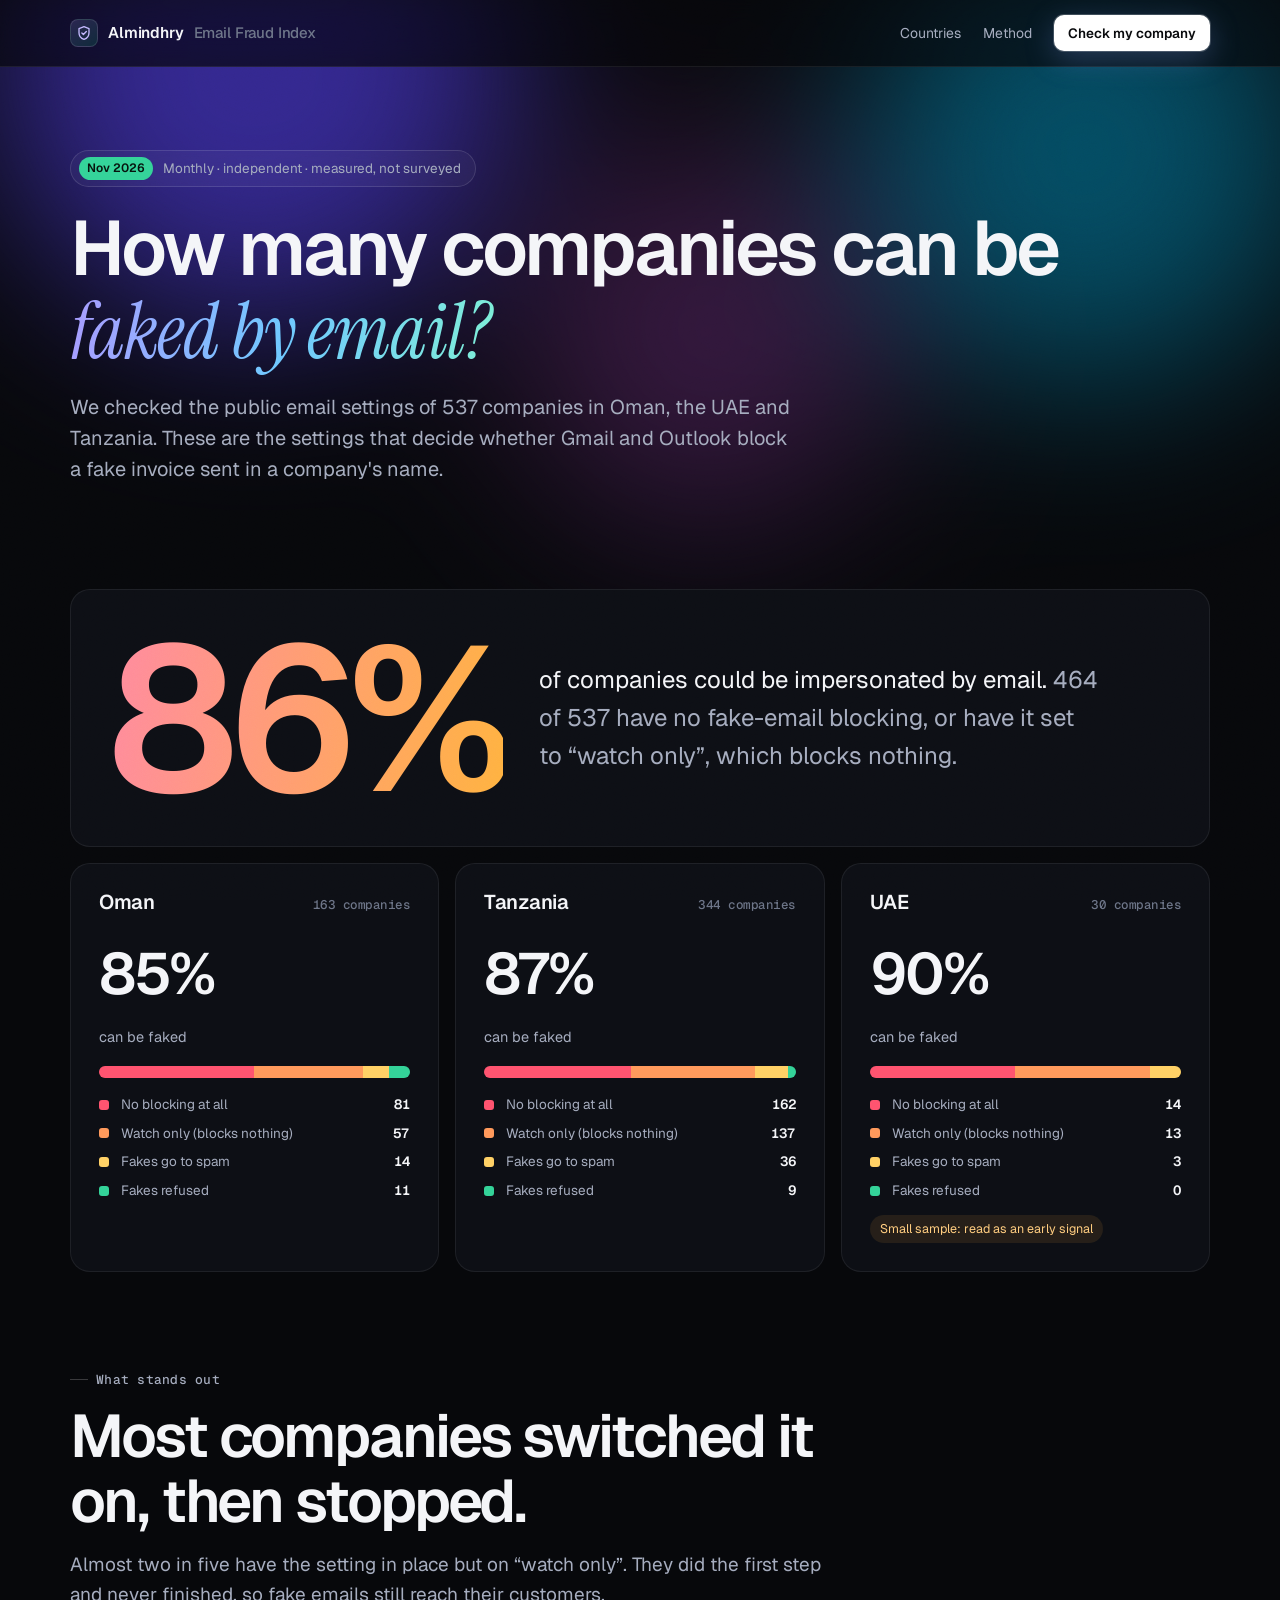
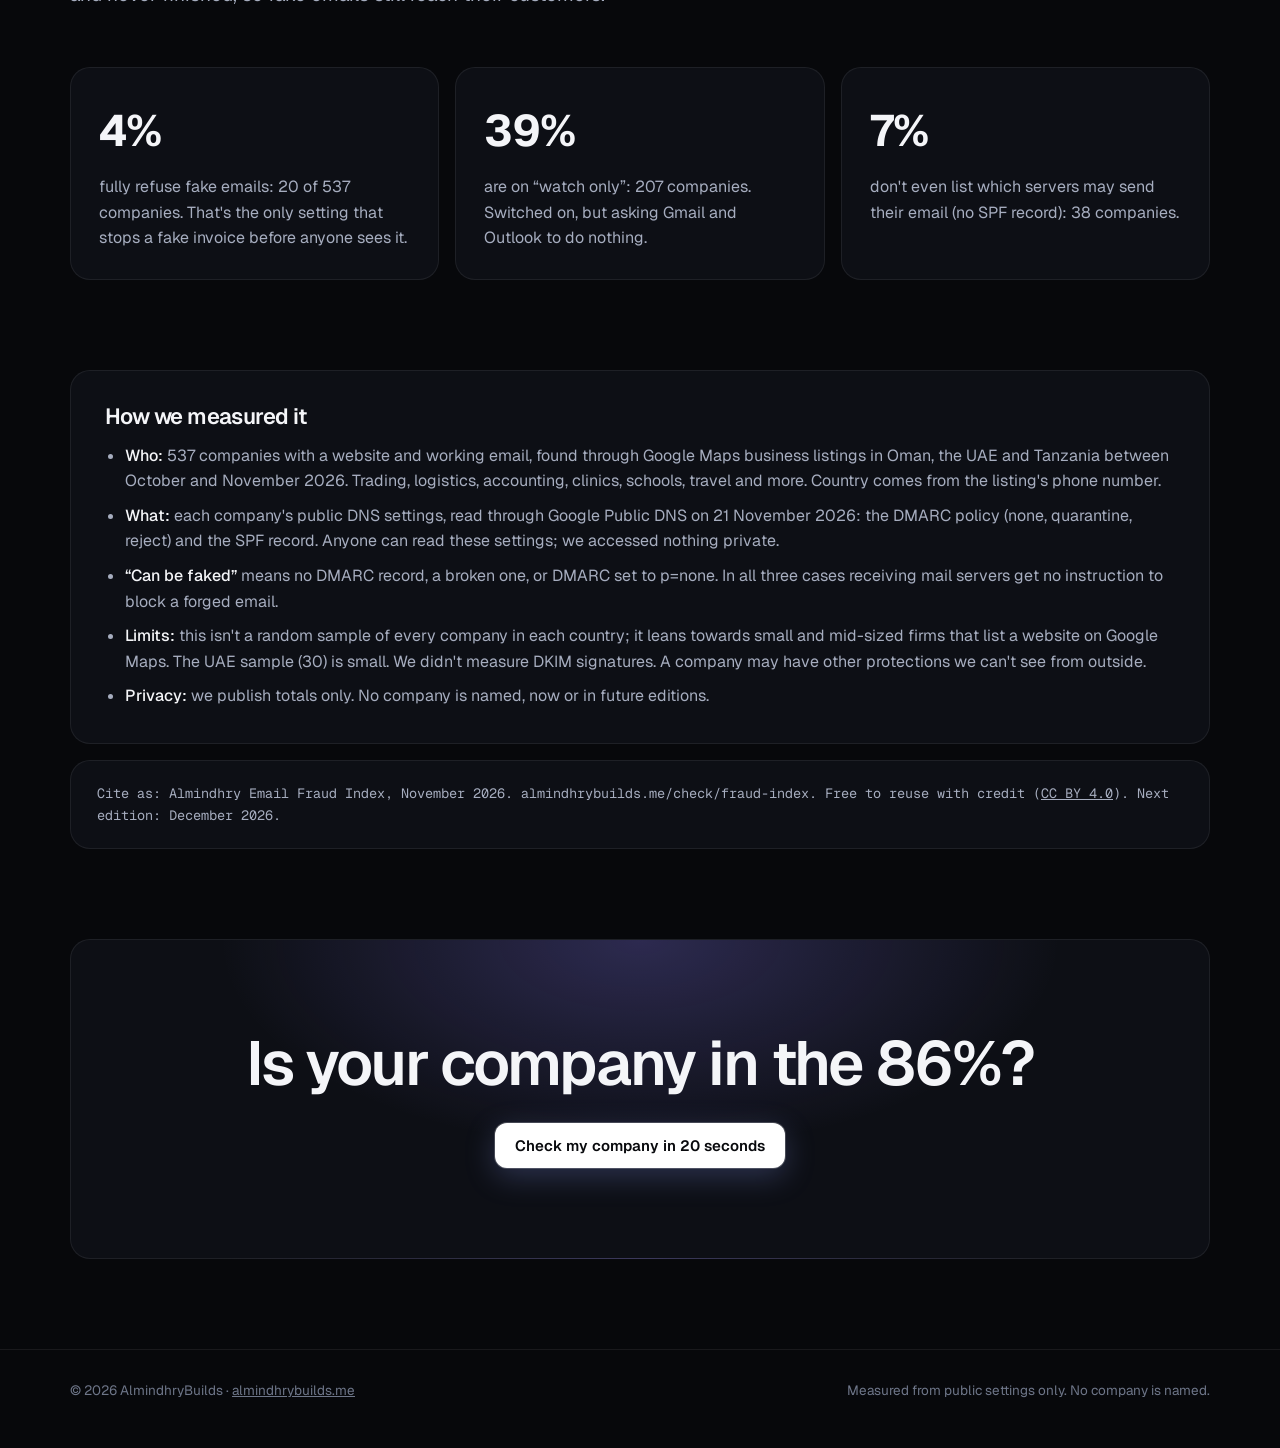
<file: fraud-index/index.html>
<!doctype html>
<html lang="en" dir="ltr">
<head>
<meta charset="utf-8">
<meta name="viewport" content="width=device-width, initial-scale=1">
<title>Email Fraud Index, November 2026: 86% of companies can be faked</title>
<meta name="description" content="We checked 537 companies in Oman, the UAE and Tanzania. 86% could be impersonated by email, and only 4% fully refuse fake emails. Monthly, independent, measured from public settings.">
<link rel="canonical" href="https://almindhrybuilds.me/check/fraud-index/">
<meta name="theme-color" content="#07080b">
<meta property="og:type" content="article"><meta property="og:url" content="https://almindhrybuilds.me/check/fraud-index/"><meta property="og:title" content="Email Fraud Index, November 2026: 86% of companies can be faked"><meta property="og:description" content="537 companies in Oman, the UAE and Tanzania, checked from public settings. Only 4% fully refuse fake emails."><meta property="og:image" content="https://almindhrybuilds.me/check/og.png"><meta name="twitter:card" content="summary_large_image">
<link rel="icon" href="../favicon.svg" type="image/svg+xml">
<link rel="preconnect" href="https://fonts.googleapis.com"><link rel="preconnect" href="https://fonts.gstatic.com" crossorigin>
<link href="https://fonts.googleapis.com/css2?family=Geist:wght@400;500;600&family=Geist+Mono:wght@400;500&family=Instrument+Serif:ital@1&display=swap" rel="stylesheet">
<link rel="stylesheet" href="../style.css">
<script type="application/ld+json">{"@context":"https://schema.org","@type":"Dataset","name":"Email Fraud Index, November 2026","description":"Share of companies in Oman, the UAE and Tanzania whose email domain can be impersonated, measured from public DNS settings (SPF, DMARC) on 21 November 2026. Aggregates only; no company is named.","url":"https://almindhrybuilds.me/check/fraud-index/","temporalCoverage":"2026-11","spatialCoverage":["Oman","United Arab Emirates","Tanzania"],"creator":{"@type":"Person","name":"Muhammad Abdulla Almindhry","url":"https://almindhrybuilds.me/"},"datePublished":"2026-11-21","variableMeasured":["DMARC policy","SPF record"],"license":"https://creativecommons.org/licenses/by/4.0/","isAccessibleForFree":true}</script>
<style>
.idx-hero{padding:150px 0 70px;position:relative;overflow:hidden}
.idx-hero h1{font-size:clamp(40px,6vw,80px);margin:20px 0 18px;letter-spacing:-.04em}
.idx-hero .sub{max-width:720px}
.big86{font-size:clamp(90px,16vw,210px);font-weight:600;letter-spacing:-.06em;line-height:.9;background:linear-gradient(100deg,#ff8aa0,#ffb340);-webkit-background-clip:text;background-clip:text;color:transparent}
.headline{display:grid;grid-template-columns:auto 1fr;gap:36px;align-items:center;padding:36px}
.headline p{font-size:clamp(18px,2vw,24px);color:var(--ink);margin:0;max-width:560px}
.headline p span{color:var(--ink2)}
@media (max-width:760px){.headline{grid-template-columns:1fr}}
.ctry{display:grid;grid-template-columns:repeat(3,1fr);gap:16px;margin-top:16px}
@media (max-width:900px){.ctry{grid-template-columns:1fr}}
.cc{padding:28px}
.cc h3{font-size:20px;display:flex;justify-content:space-between;align-items:baseline;gap:10px}
.cc h3 small{font:500 12.5px var(--mono);color:var(--ink3)}
.cc .pct{font-size:58px;font-weight:600;letter-spacing:-.04em;margin:14px 0 4px}
.cc .lbl{color:var(--ink2);font-size:14.5px;margin:0 0 18px}
.bar{display:flex;height:12px;border-radius:99px;overflow:hidden;background:rgba(255,255,255,.05)}
.bar i{display:block;height:100%;transform-origin:left;animation:grow 1.4s cubic-bezier(.2,.8,.2,1) both}
@keyframes grow{from{transform:scaleX(0)}}
.k0{background:#ff5470}.k1{background:#ff9a5c}.k2{background:#ffd166}.k3{background:#34d399}
.legend{display:grid;gap:7px;margin-top:16px;font-size:13.5px;color:var(--ink2)}
.legend div{display:grid;grid-template-columns:12px 1fr auto;gap:10px;align-items:center}
.legend b{color:var(--ink);font-weight:600;font-variant-numeric:tabular-nums}
.legend i{width:10px;height:10px;border-radius:3px}
.warn-n{display:inline-block;margin-top:14px;font-size:12.5px;color:#ffcd80;background:var(--amber-bg);padding:4px 10px;border-radius:99px}
.facts{display:grid;grid-template-columns:repeat(3,1fr);gap:16px}
@media (max-width:900px){.facts{grid-template-columns:1fr}}
.facts .spot{padding:28px}.facts b{display:block;font-size:44px;letter-spacing:-.03em;margin-bottom:8px}.facts p{margin:0;color:var(--ink2)}
.meth{padding:34px}
.meth h3{font-size:22px;margin-bottom:14px}
.meth ul{margin:0;padding-left:20px;color:var(--ink2);display:grid;gap:9px}
.meth li b{color:var(--ink);font-weight:500}
.cite{margin-top:16px;padding:22px 26px;font:13.5px/1.6 var(--mono);color:var(--ink2)}
</style>
</head>
<body>
<div class="grain" aria-hidden="true"></div>
<nav class="solid"><div class="wrap">
  <a class="logo" href="../"><span class="mk"><svg width="16" height="16" viewBox="0 0 24 24" fill="none" stroke="#c4b9ff" stroke-width="2" stroke-linecap="round" stroke-linejoin="round"><path d="M12 2.5 4.5 5.5v6c0 4.6 3.2 8.6 7.5 10 4.3-1.4 7.5-5.4 7.5-10v-6z"/><path d="m8.8 12 2.3 2.3 4.4-4.6"/></svg></span>Almindhry <small>Email Fraud Index</small></a>
  <div class="nav-r"><a class="l" href="#countries">Countries</a><a class="l" href="#method">Method</a><a class="btn w sm" href="../">Check my company</a></div>
</div></nav>

<header class="idx-hero">
  <div class="aurora" aria-hidden="true"><i></i><i></i><i></i></div>
  <div class="wrap" style="position:relative;z-index:1">
    <span class="badge"><b>Nov 2026</b>Monthly · independent · measured, not surveyed</span>
    <h1>How many companies can be <span class="em">faked by email?</span></h1>
    <p class="sub">We checked the public email settings of 537 companies in Oman, the UAE and Tanzania. These are the settings that decide whether Gmail and Outlook block a fake invoice sent in a company's name.</p>
  </div>
</header>

<main class="wrap">
  <div class="spot headline"><div class="big86">86%</div><p>of companies could be impersonated by email. <span>464 of 537 have no fake-email blocking, or have it set to “watch only”, which blocks nothing.</span></p></div>

  <div class="ctry" id="countries">
    <div class="spot cc"><h3>Oman <small>163 companies</small></h3><div class="pct">85%</div><p class="lbl">can be faked</p>
      <div class="bar"><i class="k0" style="width:49.7%"></i><i class="k1" style="width:35.0%"></i><i class="k2" style="width:8.6%"></i><i class="k3" style="width:6.7%"></i></div>
      <div class="legend"><div><i class="k0"></i>No blocking at all<b>81</b></div><div><i class="k1"></i>Watch only (blocks nothing)<b>57</b></div><div><i class="k2"></i>Fakes go to spam<b>14</b></div><div><i class="k3"></i>Fakes refused<b>11</b></div></div></div>
    <div class="spot cc"><h3>Tanzania <small>344 companies</small></h3><div class="pct">87%</div><p class="lbl">can be faked</p>
      <div class="bar"><i class="k0" style="width:47.1%"></i><i class="k1" style="width:39.8%"></i><i class="k2" style="width:10.5%"></i><i class="k3" style="width:2.6%"></i></div>
      <div class="legend"><div><i class="k0"></i>No blocking at all<b>162</b></div><div><i class="k1"></i>Watch only (blocks nothing)<b>137</b></div><div><i class="k2"></i>Fakes go to spam<b>36</b></div><div><i class="k3"></i>Fakes refused<b>9</b></div></div></div>
    <div class="spot cc"><h3>UAE <small>30 companies</small></h3><div class="pct">90%</div><p class="lbl">can be faked</p>
      <div class="bar"><i class="k0" style="width:46.7%"></i><i class="k1" style="width:43.3%"></i><i class="k2" style="width:10%"></i><i class="k3" style="width:0%"></i></div>
      <div class="legend"><div><i class="k0"></i>No blocking at all<b>14</b></div><div><i class="k1"></i>Watch only (blocks nothing)<b>13</b></div><div><i class="k2"></i>Fakes go to spam<b>3</b></div><div><i class="k3"></i>Fakes refused<b>0</b></div></div>
      <span class="warn-n">Small sample: read as an early signal</span></div>
  </div>

  <section style="padding:90px 0 0"><div class="sh"><span class="kicker">What stands out</span><h2>Most companies switched it on, then stopped.</h2><p>Almost two in five have the setting in place but on “watch only”. They did the first step and never finished, so fake emails still reach their customers.</p></div>
    <div class="facts">
      <div class="spot"><b>4%</b><p>fully refuse fake emails: 20 of 537 companies. That's the only setting that stops a fake invoice before anyone sees it.</p></div>
      <div class="spot"><b>39%</b><p>are on “watch only”: 207 companies. Switched on, but asking Gmail and Outlook to do nothing.</p></div>
      <div class="spot"><b>7%</b><p>don't even list which servers may send their email (no SPF record): 38 companies.</p></div>
    </div>
  </section>

  <section id="method" style="padding:90px 0 0"><div class="spot meth"><h3>How we measured it</h3><ul>
    <li><b>Who:</b> 537 companies with a website and working email, found through Google Maps business listings in Oman, the UAE and Tanzania between October and November 2026. Trading, logistics, accounting, clinics, schools, travel and more. Country comes from the listing's phone number.</li>
    <li><b>What:</b> each company's public DNS settings, read through Google Public DNS on 21 November 2026: the DMARC policy (none, quarantine, reject) and the SPF record. Anyone can read these settings; we accessed nothing private.</li>
    <li><b>“Can be faked”</b> means no DMARC record, a broken one, or DMARC set to p=none. In all three cases receiving mail servers get no instruction to block a forged email.</li>
    <li><b>Limits:</b> this isn't a random sample of every company in each country; it leans towards small and mid-sized firms that list a website on Google Maps. The UAE sample (30) is small. We didn't measure DKIM signatures. A company may have other protections we can't see from outside.</li>
    <li><b>Privacy:</b> we publish totals only. No company is named, now or in future editions.</li>
  </ul></div>
  <div class="spot cite">Cite as: Almindhry Email Fraud Index, November 2026. almindhrybuilds.me/check/fraud-index. Free to reuse with credit (<a href="https://creativecommons.org/licenses/by/4.0/" rel="license">CC BY 4.0</a>). Next edition: December 2026.</div></section>

  <section style="padding:90px 0"><div class="spot final"><h2>Is your company in the 86%?</h2><a class="btn w" href="../">Check my company in 20 seconds</a></div></section>
</main>
<footer><div class="wrap"><span>© 2026 AlmindhryBuilds · <a href="/" style="color:inherit">almindhrybuilds.me</a></span><span>Measured from public settings only. No company is named.</span></div></footer>
<script defer src='https://static.cloudflareinsights.com/beacon.min.js' data-cf-beacon='{"token": "373cd8223e39418493073665583a57c6", "spa": false}'></script>
</body>
</html>
</file>
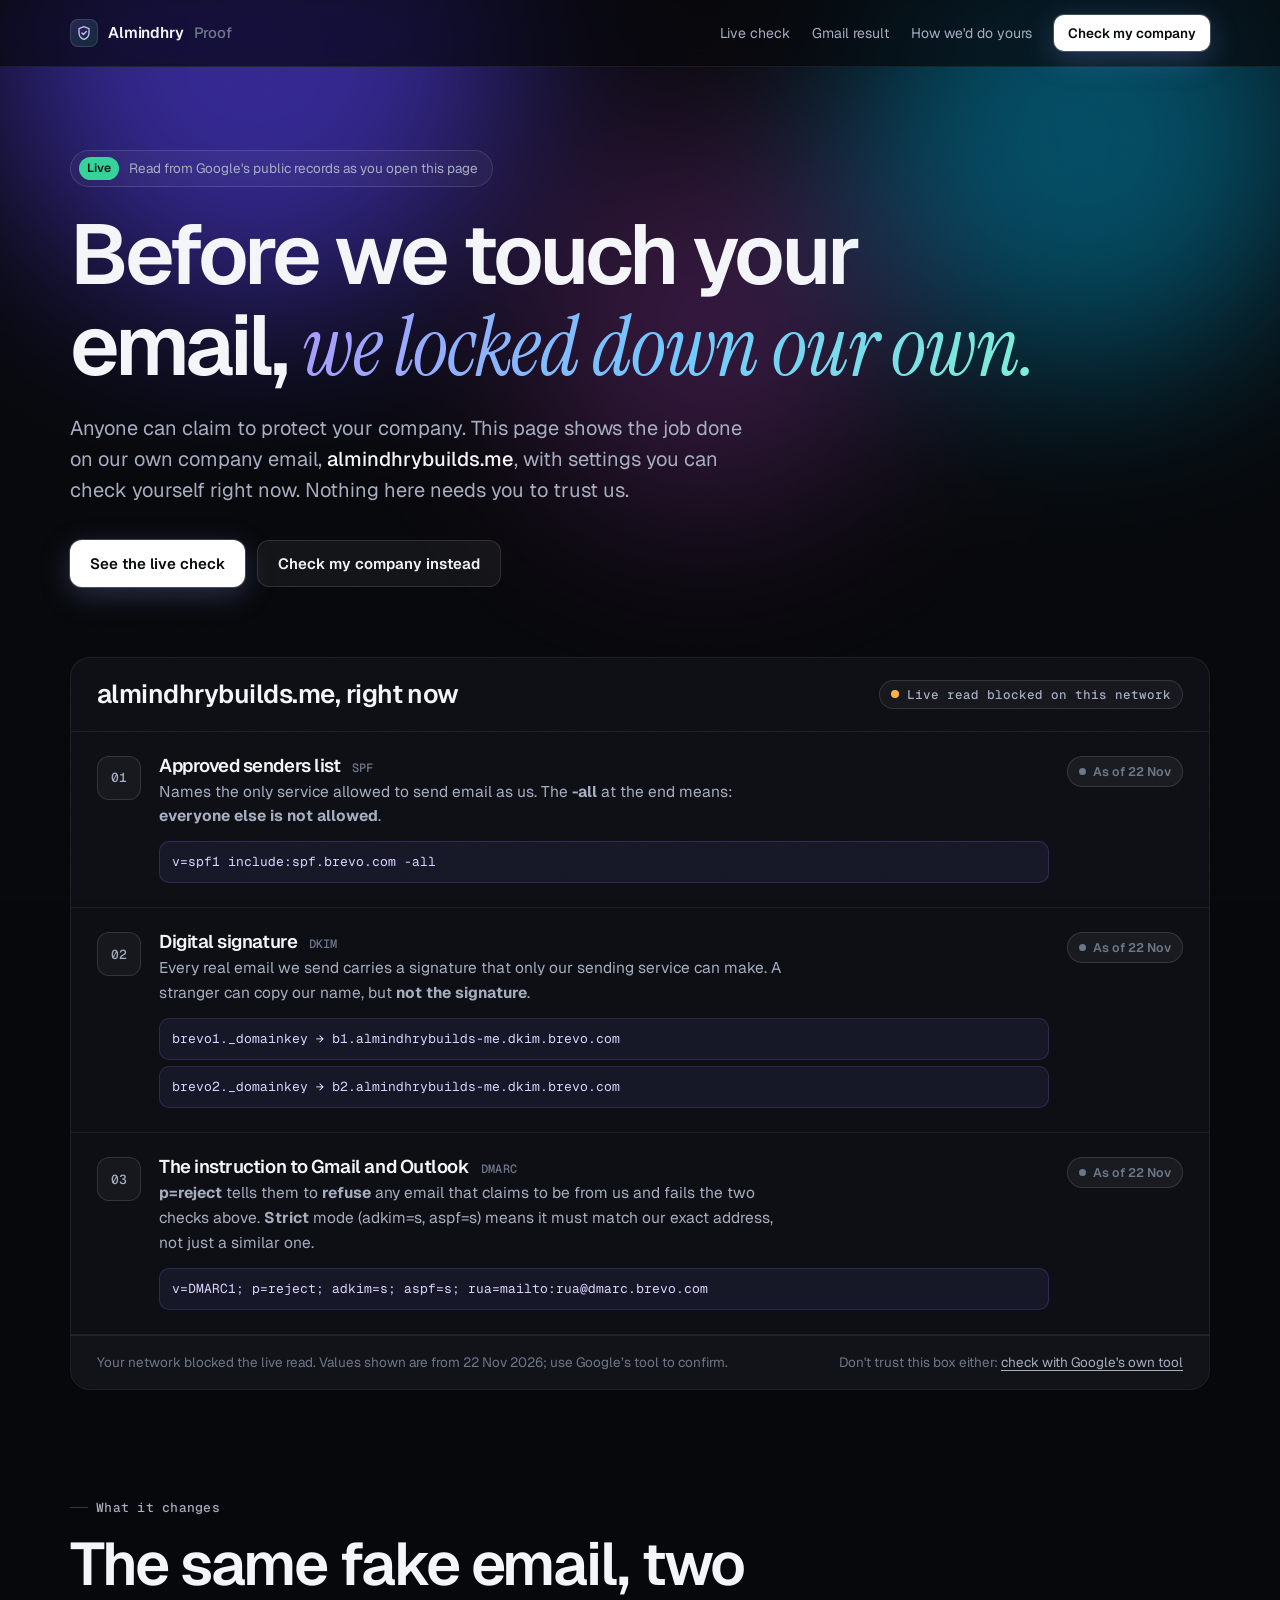
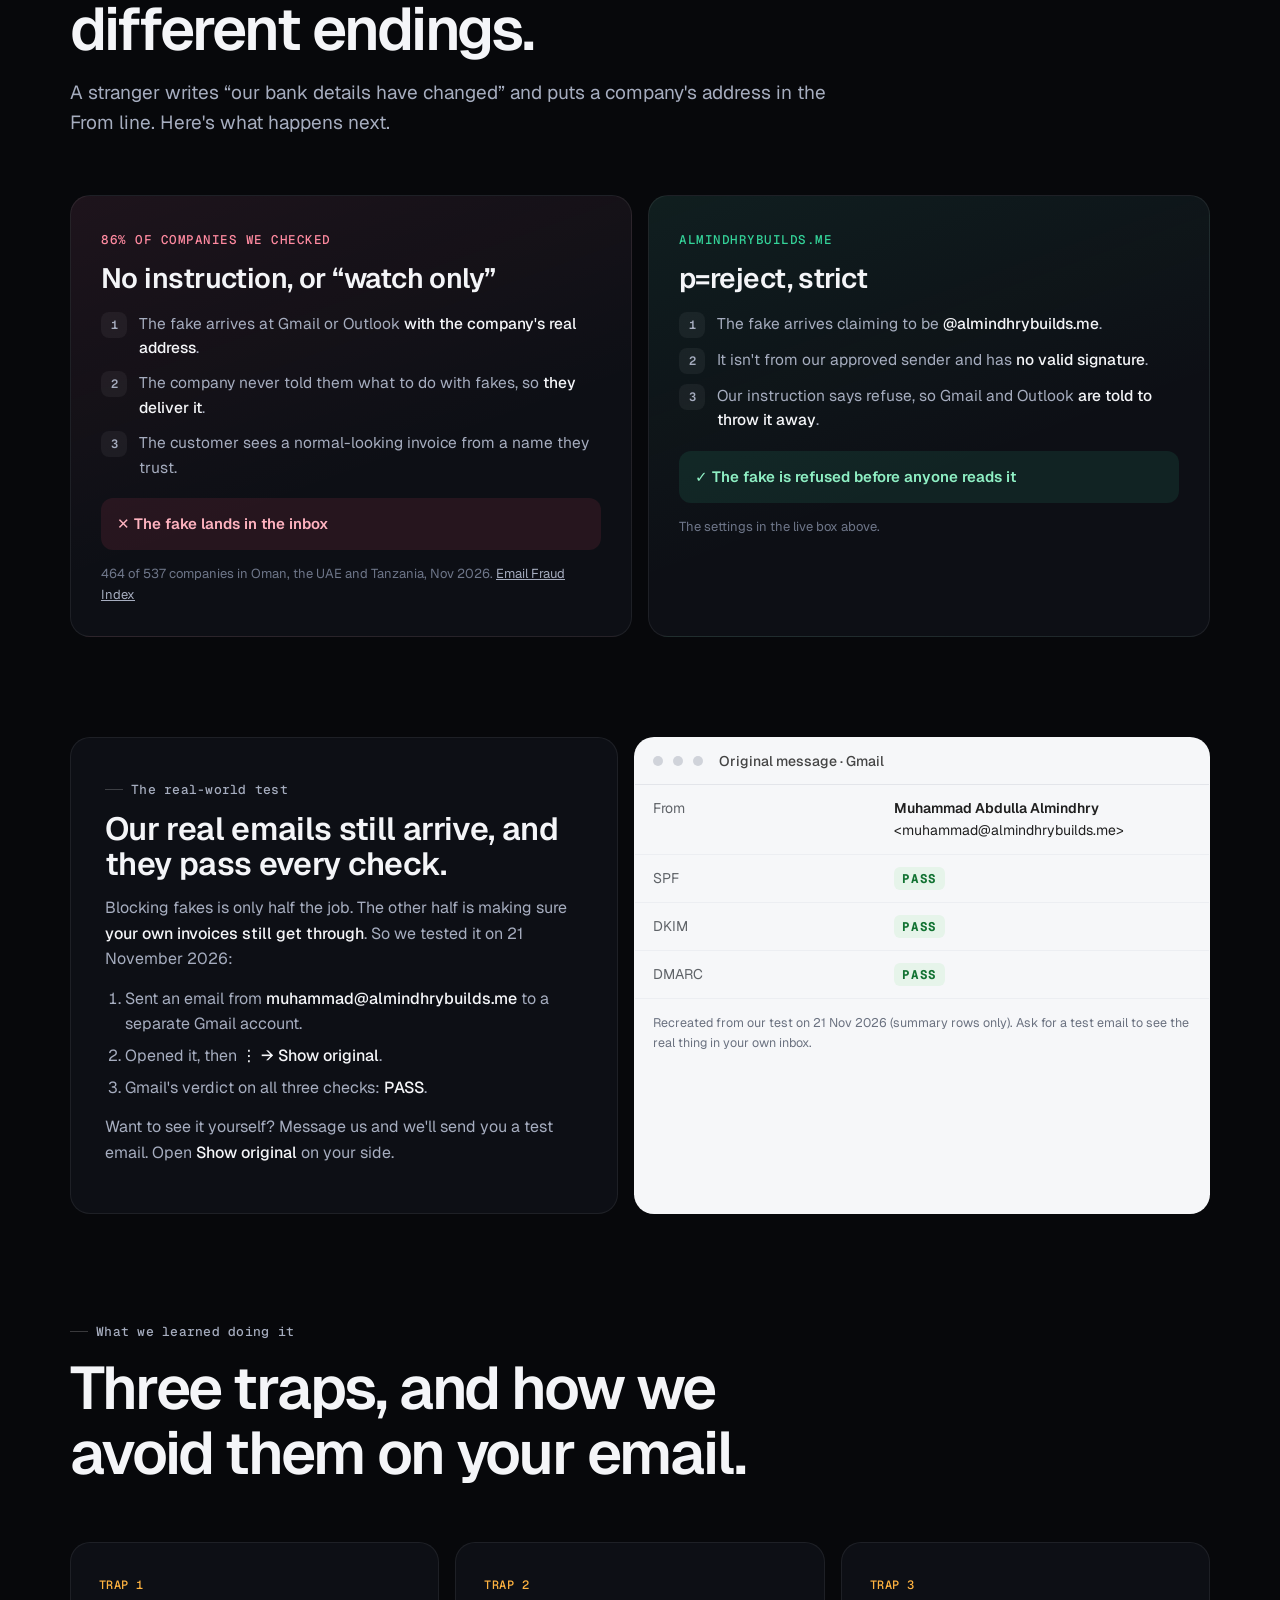
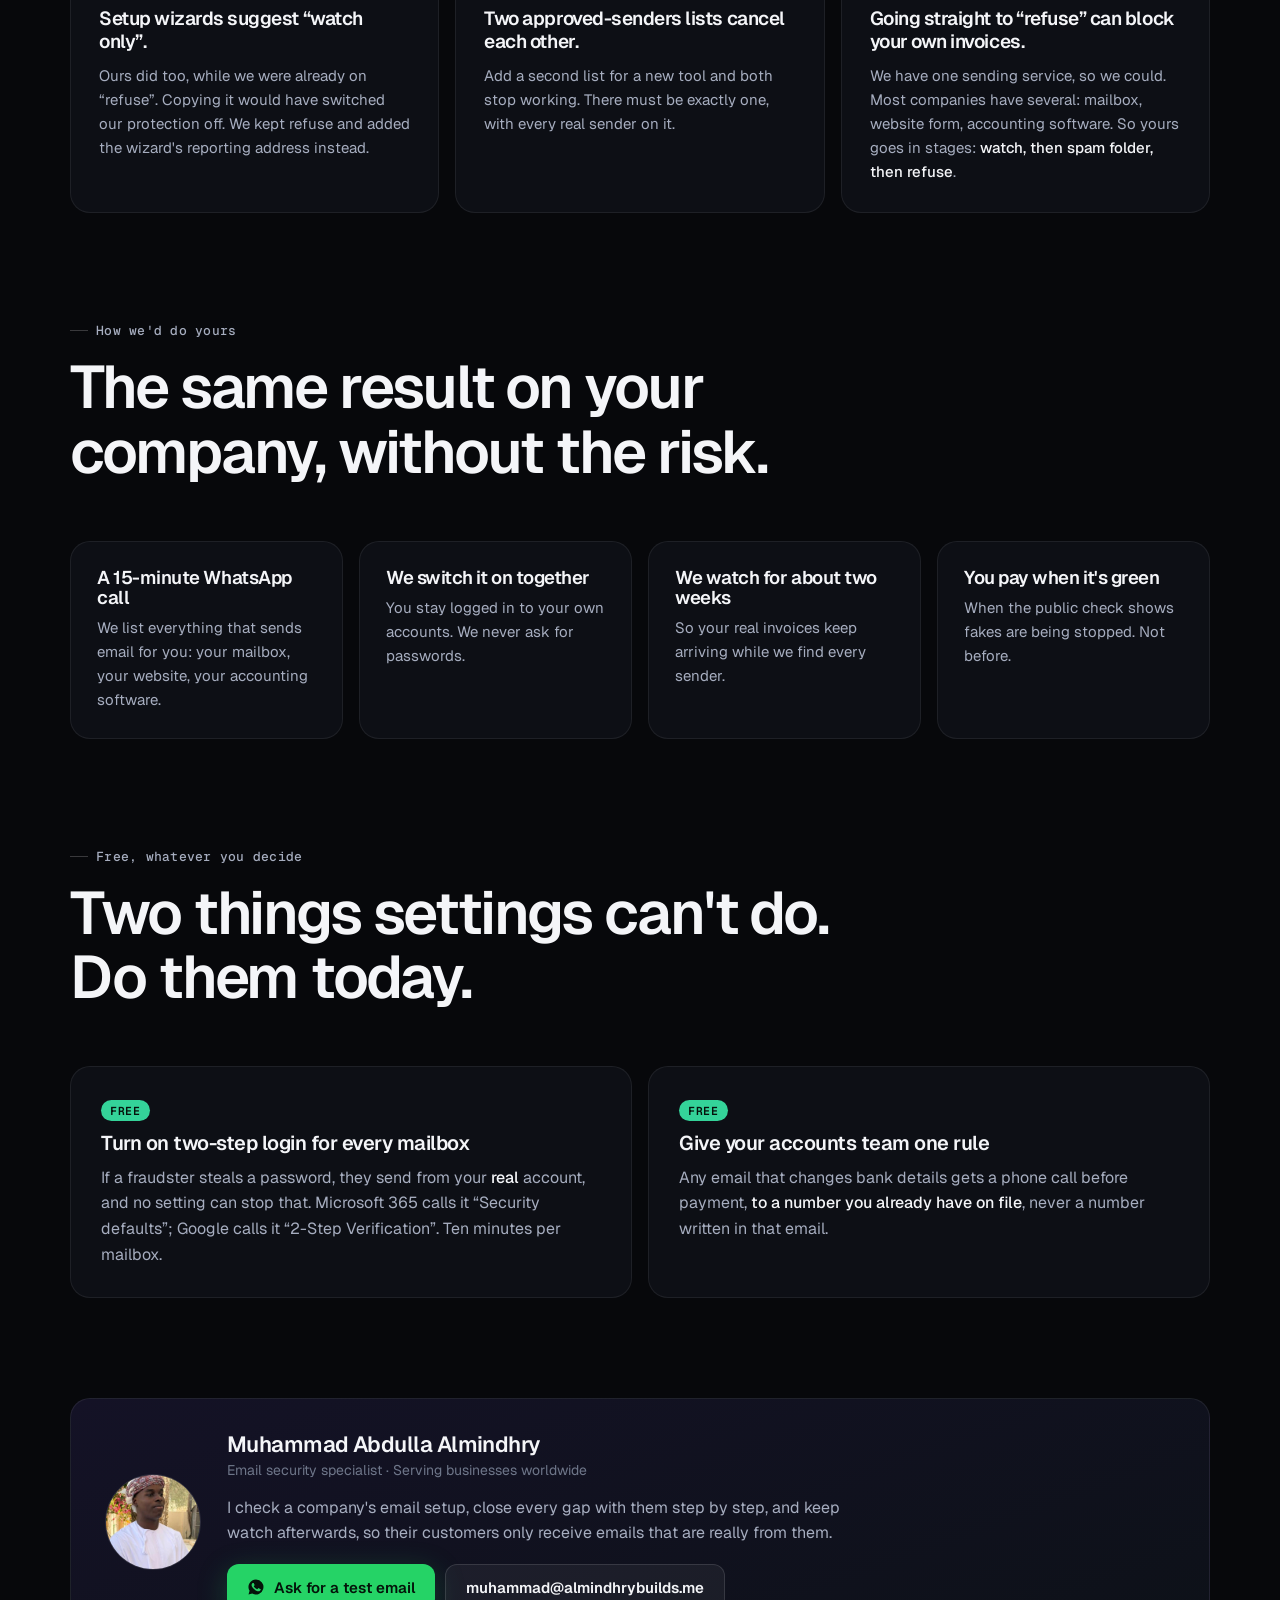
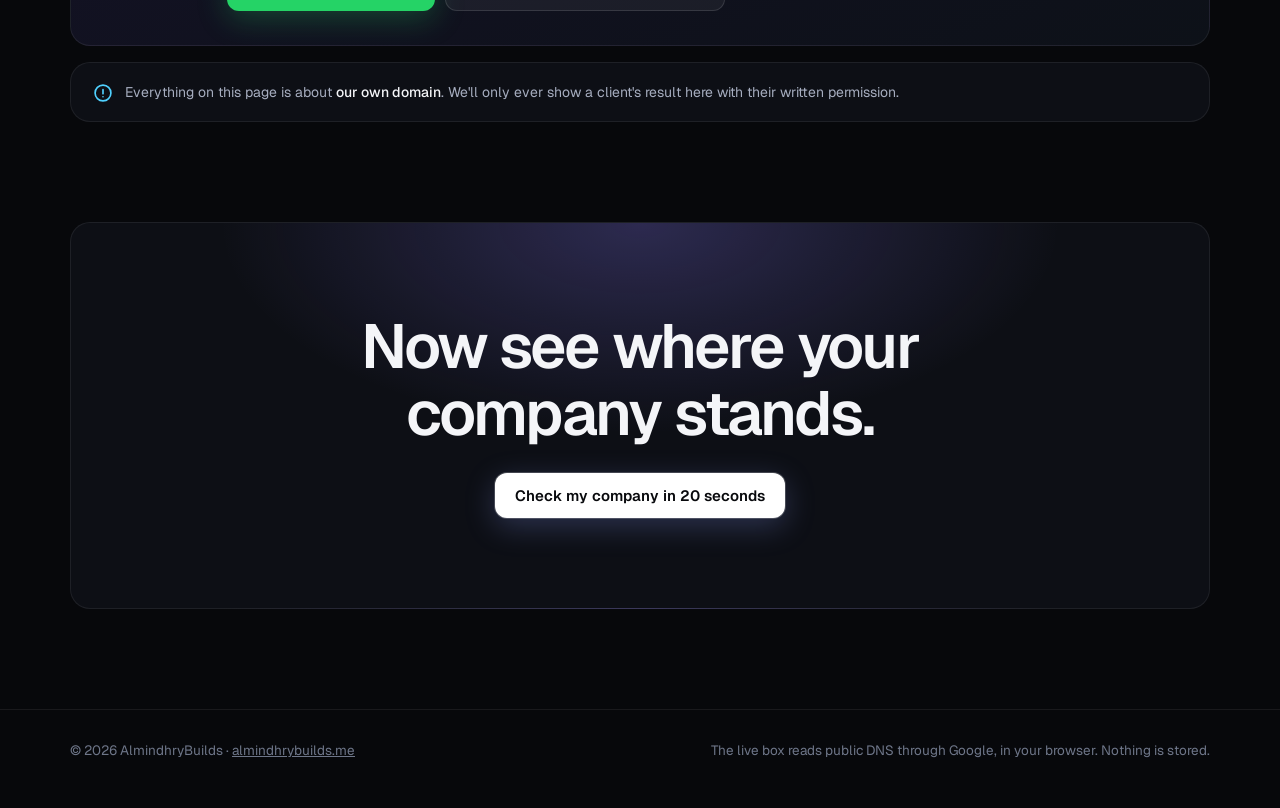
<file: proof/index.html>
<!doctype html>
<html lang="en" dir="ltr">
<head>
<meta charset="utf-8">
<meta name="viewport" content="width=device-width, initial-scale=1">
<title>Proof: our own email, locked down. Check it live.</title>
<meta name="description" content="Before we protect anyone else's email, we did it to our own. See the exact settings on almindhrybuilds.me, read live from Google's public DNS, and what changes for a fake email sent in our name.">
<link rel="canonical" href="https://almindhrybuilds.me/check/proof/">
<meta name="theme-color" content="#07080b">
<meta property="og:type" content="article"><meta property="og:url" content="https://almindhrybuilds.me/check/proof/"><meta property="og:title" content="We locked down our own email first. Check it live."><meta property="og:description" content="The exact settings on almindhrybuilds.me, read live from Google's public DNS. Fake emails in our name are refused."><meta property="og:image" content="https://almindhrybuilds.me/check/og.png"><meta name="twitter:card" content="summary_large_image">
<link rel="icon" href="../favicon.svg" type="image/svg+xml">
<link rel="preconnect" href="https://fonts.googleapis.com"><link rel="preconnect" href="https://fonts.gstatic.com" crossorigin><link rel="preconnect" href="https://dns.google">
<link href="https://fonts.googleapis.com/css2?family=Geist:wght@400;500;600&family=Geist+Mono:wght@400;500&family=Instrument+Serif:ital@1&display=swap" rel="stylesheet">
<link rel="stylesheet" href="../style.css">
<script type="application/ld+json">{"@context":"https://schema.org","@type":"Article","headline":"We locked down our own email first","description":"The SPF, DKIM and DMARC settings on almindhrybuilds.me, read live from Google Public DNS, and the Gmail authentication result from a test on 21 November 2026.","url":"https://almindhrybuilds.me/check/proof/","datePublished":"2026-11-22","author":{"@type":"Person","name":"Muhammad Abdulla Almindhry","url":"https://almindhrybuilds.me/"}}</script>
<style>
.pf-hero{padding:150px 0 70px;position:relative;overflow:hidden}
.pf-hero h1{font-size:clamp(42px,6.6vw,88px);margin:22px 0 20px;letter-spacing:-.045em;max-width:980px}
.pf-hero .sub{max-width:680px}
.pf-hero .acts{display:flex;gap:12px;flex-wrap:wrap;margin-top:6px}

/* live board */
.board{padding:0}
.board-h{display:flex;justify-content:space-between;align-items:center;gap:14px;flex-wrap:wrap;padding:22px 26px;border-bottom:1px solid var(--line)}
.board-h h2{font-size:clamp(20px,2.2vw,26px);letter-spacing:-.02em;display:flex;align-items:center;gap:12px}
.live{display:inline-flex;align-items:center;gap:8px;font:500 12.5px var(--mono);color:var(--ink2);background:rgba(255,255,255,.04);border:1px solid var(--line2);padding:5px 11px;border-radius:99px}
.live i{width:8px;height:8px;border-radius:50%;background:var(--ink3)}
.live.on i{background:var(--green);box-shadow:0 0 0 0 rgba(52,211,153,.6);animation:pg 1.8s infinite}
.live.off i{background:var(--amber)}
@keyframes pg{70%{box-shadow:0 0 0 9px rgba(52,211,153,0)}100%{box-shadow:0 0 0 0 rgba(52,211,153,0)}}
.rec{display:grid;grid-template-columns:44px 1fr auto;gap:18px;align-items:start;padding:24px 26px;border-bottom:1px solid var(--line)}
.rec:last-of-type{border-bottom:0}
.rec .ix{width:44px;height:44px;border-radius:12px;display:grid;place-items:center;background:rgba(255,255,255,.04);border:1px solid var(--line2);font:500 13px var(--mono);color:var(--ink2)}
.rec h3{font-size:18.5px;margin-bottom:4px}
.rec .tech{font:500 12px var(--mono);color:var(--ink3);margin-inline-start:8px;letter-spacing:.02em}
.rec p{margin:0 0 12px;color:var(--ink2);font-size:15.5px;max-width:640px}
.rec code{display:block;font:13px/1.55 var(--mono);color:#d9d3ff;background:rgba(139,123,255,.08);border:1px solid rgba(139,123,255,.2);border-radius:10px;padding:10px 12px;word-break:break-all;direction:ltr}
.rec code + code{margin-top:6px}
.chip{display:inline-flex;align-items:center;gap:7px;font:600 12.5px var(--font);padding:6px 11px;border-radius:99px;white-space:nowrap;background:rgba(255,255,255,.05);color:var(--ink3);border:1px solid var(--line2)}
.chip:before{content:"";width:7px;height:7px;border-radius:50%;background:currentColor}
.chip.ok{background:var(--green-bg);color:var(--green);border-color:rgba(52,211,153,.3)}
.chip.bad{background:var(--red-bg);color:#ff8aa0;border-color:rgba(255,84,112,.3)}
.chip.wait:before{animation:blink 1s infinite}
@keyframes blink{50%{opacity:.25}}
.board-f{display:flex;justify-content:space-between;gap:14px;flex-wrap:wrap;padding:16px 26px;border-top:1px solid var(--line);font-size:13.5px;color:var(--ink3);background:rgba(255,255,255,.015)}
.board-f a{color:var(--ink2);text-underline-offset:3px}
@media (max-width:640px){.rec{grid-template-columns:1fr;gap:10px}.rec .ix{display:none}.rec .chip{justify-self:start;order:-1}}

/* versus */
.pvs{display:grid;grid-template-columns:1fr 1fr;gap:16px}
@media (max-width:860px){.pvs{grid-template-columns:1fr}}
.pvs .spot{padding:30px}
.pvs .lab{font:500 12.5px var(--mono);letter-spacing:.04em;text-transform:uppercase}
.pvs .bad-s .lab{color:#ff8aa0}.pvs .good-s .lab{color:var(--green)}
.pvs h3{font-size:clamp(22px,2.4vw,28px);margin:12px 0 18px;letter-spacing:-.02em}
.pflow{display:grid;gap:10px}
.pflow div{display:grid;grid-template-columns:26px 1fr;gap:12px;align-items:start;color:var(--ink2);font-size:15.5px}
.pflow b{color:var(--ink);font-weight:500}
.pflow span.n{width:26px;height:26px;border-radius:8px;display:grid;place-items:center;font:600 12px var(--mono);background:rgba(255,255,255,.05);color:var(--ink2)}
.bad-s{background:linear-gradient(160deg,rgba(255,84,112,.07),transparent 60%),var(--s1)}
.good-s{background:linear-gradient(160deg,rgba(52,211,153,.08),transparent 60%),var(--s1)}
.end{margin-top:18px;padding:14px 16px;border-radius:12px;font-weight:600;font-size:15px;display:flex;gap:10px;align-items:center}
.bad-s .end{background:var(--red-bg);color:#ffb3c0}
.good-s .end{background:var(--green-bg);color:#8ff0c4}
.src{margin:14px 0 0;font-size:13px;color:var(--ink3)}
.src a{color:var(--ink2)}

/* gmail */
.gm{display:grid;grid-template-columns:1fr 1.05fr;gap:16px;align-items:stretch}
@media (max-width:900px){.gm{grid-template-columns:1fr}}
.gm .txt{padding:34px}
.gm .txt h3{font-size:clamp(24px,2.6vw,32px);letter-spacing:-.02em;margin-bottom:14px}
.gm .txt p{color:var(--ink2);margin:0 0 14px}
.gm .txt ol{margin:0;padding-left:20px;color:var(--ink2);display:grid;gap:6px}
.gm .txt ol b{color:var(--ink);font-weight:500}
.orig{padding:0;background:#f6f7f9;color:#1f1f1f;border-color:transparent}
.orig .ob{display:flex;align-items:center;gap:10px;padding:14px 18px;border-bottom:1px solid #e3e5ea;font:500 14px var(--font);color:#444}
.orig .ob i{width:10px;height:10px;border-radius:50%;background:#d0d3da}
.orig table{width:100%;border-collapse:collapse;font-size:14px}
.orig td{padding:12px 18px;border-bottom:1px solid #eceef2;vertical-align:top}
.orig td:first-child{color:#5f6368;width:42%}
.orig td b{font-weight:600}
.pass{display:inline-block;font:700 12.5px var(--mono);letter-spacing:.06em;color:#137333;background:#e6f4ea;border-radius:6px;padding:3px 8px}
.orig .cap2{padding:14px 18px;font-size:12.5px;color:#6b7280}

/* lessons */
.ls{display:grid;grid-template-columns:repeat(3,1fr);gap:16px}
@media (max-width:900px){.ls{grid-template-columns:1fr}}
.ls .spot{padding:28px}
.ls .tag{font:500 12px var(--mono);color:var(--amber);letter-spacing:.04em;text-transform:uppercase}
.ls h3{font-size:19px;margin:10px 0 10px;line-height:1.25}
.ls p{margin:0;color:var(--ink2);font-size:15px}

/* free tips */
.tips{display:grid;grid-template-columns:1fr 1fr;gap:16px}
@media (max-width:860px){.tips{grid-template-columns:1fr}}
.tips .spot{padding:30px}
.tips h3{font-size:20px;margin-bottom:10px}
.tips p{margin:0;color:var(--ink2)}
.tips .free{display:inline-block;margin-bottom:12px;font:600 11.5px var(--mono);letter-spacing:.06em;color:#06120c;background:var(--green);padding:3px 9px;border-radius:99px}

/* who */
.who2{display:grid;grid-template-columns:auto 1fr;gap:26px;align-items:center;padding:34px;background:linear-gradient(160deg,#141226,#0d1118)}
.who2 img{width:96px;height:96px;border-radius:50%;object-fit:cover;border:1px solid var(--line2)}
.who2 h3{font-size:22px}
.who2 small{color:var(--ink3);font-size:14px}
.who2 p{margin:12px 0 18px;color:var(--ink2);max-width:640px}
.who2 .acts{display:flex;gap:10px;flex-wrap:wrap}
@media (max-width:640px){.who2{grid-template-columns:1fr}.who2 .acts .btn{width:100%}}
.honest{margin-top:16px;padding:18px 22px;font-size:14px;color:var(--ink2);display:flex;gap:12px;align-items:flex-start}
.honest svg{flex:none;margin-top:2px;color:var(--a2)}
</style>
</head>
<body>
<div class="grain" aria-hidden="true"></div>
<nav class="solid"><div class="wrap">
  <a class="logo" href="../"><span class="mk"><svg width="16" height="16" viewBox="0 0 24 24" fill="none" stroke="#c4b9ff" stroke-width="2" stroke-linecap="round" stroke-linejoin="round"><path d="M12 2.5 4.5 5.5v6c0 4.6 3.2 8.6 7.5 10 4.3-1.4 7.5-5.4 7.5-10v-6z"/><path d="m8.8 12 2.3 2.3 4.4-4.6"/></svg></span>Almindhry <small>Proof</small></a>
  <div class="nav-r"><a class="l" href="#live">Live check</a><a class="l" href="#gmail">Gmail result</a><a class="l" href="#how">How we'd do yours</a><a class="btn w sm" href="../">Check my company</a></div>
</div></nav>

<header class="pf-hero">
  <div class="aurora" aria-hidden="true"><i></i><i></i><i></i></div>
  <div class="wrap" style="position:relative;z-index:1">
    <span class="badge"><b>Live</b>Read from Google's public records as you open this page</span>
    <h1>Before we touch your email, <span class="em">we locked down our own.</span></h1>
    <p class="sub">Anyone can claim to protect your company. This page shows the job done on our own company email, <b>almindhrybuilds.me</b>, with settings you can check yourself right now. Nothing here needs you to trust us.</p>
    <div class="acts"><a class="btn w" href="#live">See the live check</a><a class="btn g" href="../">Check my company instead</a></div>
  </div>
</header>

<main class="wrap">

  <div class="spot board" id="live">
    <div class="board-h"><h2>almindhrybuilds.me, right now</h2><span class="live" id="liveTag"><i></i><span id="liveTxt">Reading Google's records…</span></span></div>

    <div class="rec">
      <span class="ix">01</span>
      <div><h3>Approved senders list <span class="tech">SPF</span></h3>
        <p>Names the only service allowed to send email as us. The <b>-all</b> at the end means: <b>everyone else is not allowed</b>.</p>
        <code id="spfVal">v=spf1 include:spf.brevo.com -all</code></div>
      <span class="chip wait" id="spfChip">Checking</span>
    </div>

    <div class="rec">
      <span class="ix">02</span>
      <div><h3>Digital signature <span class="tech">DKIM</span></h3>
        <p>Every real email we send carries a signature that only our sending service can make. A stranger can copy our name, but <b>not the signature</b>.</p>
        <code id="dk1Val">brevo1._domainkey → b1.almindhrybuilds-me.dkim.brevo.com</code>
        <code id="dk2Val">brevo2._domainkey → b2.almindhrybuilds-me.dkim.brevo.com</code></div>
      <span class="chip wait" id="dkChip">Checking</span>
    </div>

    <div class="rec">
      <span class="ix">03</span>
      <div><h3>The instruction to Gmail and Outlook <span class="tech">DMARC</span></h3>
        <p><b>p=reject</b> tells them to <b>refuse</b> any email that claims to be from us and fails the two checks above. <b>Strict</b> mode (adkim=s, aspf=s) means it must match our exact address, not just a similar one.</p>
        <code id="dmVal">v=DMARC1; p=reject; adkim=s; aspf=s; rua=mailto:rua@dmarc.brevo.com</code></div>
      <span class="chip wait" id="dmChip">Checking</span>
    </div>

    <div class="board-f"><span id="stamp">Values shown are from 22 Nov 2026 until the live read finishes.</span><span>Don't trust this box either: <a href="https://toolbox.googleapps.com/apps/checkmx/check?domain=almindhrybuilds.me" target="_blank" rel="noopener">check with Google's own tool</a></span></div>
  </div>

  <section style="padding:100px 0 0"><div class="sh"><span class="kicker">What it changes</span><h2>The same fake email, two different endings.</h2><p>A stranger writes “our bank details have changed” and puts a company's address in the From line. Here's what happens next.</p></div>
    <div class="pvs">
      <div class="spot bad-s"><span class="lab">86% of companies we checked</span><h3>No instruction, or “watch only”</h3>
        <div class="pflow"><div><span class="n">1</span><span>The fake arrives at Gmail or Outlook <b>with the company's real address</b>.</span></div><div><span class="n">2</span><span>The company never told them what to do with fakes, so <b>they deliver it</b>.</span></div><div><span class="n">3</span><span>The customer sees a normal-looking invoice from a name they trust.</span></div></div>
        <div class="end">✕ The fake lands in the inbox</div>
        <p class="src">464 of 537 companies in Oman, the UAE and Tanzania, Nov 2026. <a href="../fraud-index/">Email Fraud Index</a></p></div>
      <div class="spot good-s"><span class="lab">almindhrybuilds.me</span><h3>p=reject, strict</h3>
        <div class="pflow"><div><span class="n">1</span><span>The fake arrives claiming to be <b>@almindhrybuilds.me</b>.</span></div><div><span class="n">2</span><span>It isn't from our approved sender and has <b>no valid signature</b>.</span></div><div><span class="n">3</span><span>Our instruction says refuse, so Gmail and Outlook <b>are told to throw it away</b>.</span></div></div>
        <div class="end">✓ The fake is refused before anyone reads it</div>
        <p class="src">The settings in the live box above.</p></div>
    </div>
  </section>

  <section id="gmail" style="padding:100px 0 0">
    <div class="gm">
      <div class="spot txt"><span class="kicker">The real-world test</span><h3 style="margin-top:14px">Our real emails still arrive, and they pass every check.</h3>
        <p>Blocking fakes is only half the job. The other half is making sure <b style="color:var(--ink);font-weight:500">your own invoices still get through</b>. So we tested it on 21 November 2026:</p>
        <ol><li>Sent an email from <b>muhammad@almindhrybuilds.me</b> to a separate Gmail account.</li><li>Opened it, then <b>⋮ → Show original</b>.</li><li>Gmail's verdict on all three checks: <b>PASS</b>.</li></ol>
        <p style="margin-top:14px">Want to see it yourself? Message us and we'll send you a test email. Open <b style="color:var(--ink);font-weight:500">Show original</b> on your side.</p></div>
      <div class="spot orig" aria-label="Gmail Show original summary, recreated">
        <div class="ob"><i></i><i></i><i></i><span style="margin-left:6px">Original message · Gmail</span></div>
        <table>
          <tr><td>From</td><td><b>Muhammad Abdulla Almindhry</b><br>&lt;muhammad@almindhrybuilds.me&gt;</td></tr>
          <tr><td>SPF</td><td><span class="pass">PASS</span></td></tr>
          <tr><td>DKIM</td><td><span class="pass">PASS</span></td></tr>
          <tr><td>DMARC</td><td><span class="pass">PASS</span></td></tr>
        </table>
        <div class="cap2">Recreated from our test on 21 Nov 2026 (summary rows only). Ask for a test email to see the real thing in your own inbox.</div>
      </div>
    </div>
  </section>

  <section style="padding:100px 0 0"><div class="sh"><span class="kicker">What we learned doing it</span><h2>Three traps, and how we avoid them on your email.</h2></div>
    <div class="ls">
      <div class="spot"><span class="tag">Trap 1</span><h3>Setup wizards suggest “watch only”.</h3><p>Ours did too, while we were already on “refuse”. Copying it would have switched our protection off. We kept refuse and added the wizard's reporting address instead.</p></div>
      <div class="spot"><span class="tag">Trap 2</span><h3>Two approved-senders lists cancel each other.</h3><p>Add a second list for a new tool and both stop working. There must be exactly one, with every real sender on it.</p></div>
      <div class="spot"><span class="tag">Trap 3</span><h3>Going straight to “refuse” can block your own invoices.</h3><p>We have one sending service, so we could. Most companies have several: mailbox, website form, accounting software. So yours goes in stages: <b style="color:var(--ink);font-weight:500">watch, then spam folder, then refuse</b>.</p></div>
    </div>
  </section>

  <section id="how" style="padding:100px 0 0"><div class="sh"><span class="kicker">How we'd do yours</span><h2>The same result on your company, without the risk.</h2></div>
    <div class="tl"><div class="spot s"><h3>A 15-minute WhatsApp call</h3><p>We list everything that sends email for you: your mailbox, your website, your accounting software.</p></div><div class="spot s"><h3>We switch it on together</h3><p>You stay logged in to your own accounts. We never ask for passwords.</p></div><div class="spot s"><h3>We watch for about two weeks</h3><p>So your real invoices keep arriving while we find every sender.</p></div><div class="spot s"><h3>You pay when it's green</h3><p>When the public check shows fakes are being stopped. Not before.</p></div></div>
  </section>

  <section style="padding:100px 0 0"><div class="sh"><span class="kicker">Free, whatever you decide</span><h2>Two things settings can't do. Do them today.</h2></div>
    <div class="tips">
      <div class="spot"><span class="free">FREE</span><h3>Turn on two-step login for every mailbox</h3><p>If a fraudster steals a password, they send from your <b style="color:var(--ink);font-weight:500">real</b> account, and no setting can stop that. Microsoft 365 calls it “Security defaults”; Google calls it “2-Step Verification”. Ten minutes per mailbox.</p></div>
      <div class="spot"><span class="free">FREE</span><h3>Give your accounts team one rule</h3><p>Any email that changes bank details gets a phone call before payment, <b style="color:var(--ink);font-weight:500">to a number you already have on file</b>, never a number written in that email.</p></div>
    </div>
  </section>

  <section style="padding:100px 0 0">
    <div class="spot who2"><img src="../me.jpg" alt="Muhammad Abdulla Almindhry" width="96" height="96" loading="lazy">
      <div><h3>Muhammad Abdulla Almindhry</h3><small>Email security specialist · Serving businesses worldwide</small>
        <p>I check a company's email setup, close every gap with them step by step, and keep watch afterwards, so their customers only receive emails that are really from them.</p>
        <div class="acts"><a class="btn wa" href="https://wa.me/601123109560" target="_blank" rel="noopener"><svg width="18" height="18" viewBox="0 0 24 24" fill="currentColor" aria-hidden="true"><path d="M12 2a10 10 0 0 0-8.6 15.1L2 22l5-1.3A10 10 0 1 0 12 2zm5.8 14.2c-.2.7-1.4 1.3-2 1.4-.5.1-1.1.1-1.8-.1-.4-.1-1-.3-1.7-.6-3-1.3-4.9-4.3-5-4.5-.2-.2-1.2-1.6-1.2-3s.8-2.2 1-2.5c.3-.3.6-.4.8-.4h.6c.2 0 .4 0 .6.5l.9 2.1c.1.2.1.4 0 .6l-.3.5-.4.5c-.1.1-.3.3-.1.6.2.3.8 1.3 1.7 2.1 1.2 1 2.1 1.3 2.4 1.5.3.1.5.1.7-.1l1-1.2c.2-.3.4-.2.7-.1l2 1c.3.1.5.2.5.3.1.2.1.8-.1 1.4z"/></svg><span>Ask for a test email</span></a><a class="btn g" href="mailto:muhammad@almindhrybuilds.me">muhammad@almindhrybuilds.me</a></div></div>
    </div>
    <div class="spot honest"><svg width="20" height="20" viewBox="0 0 24 24" fill="none" stroke="currentColor" stroke-width="2" stroke-linecap="round" stroke-linejoin="round"><circle cx="12" cy="12" r="9.5"/><path d="M12 8v5M12 16.5v.01"/></svg><span>Everything on this page is about <b style="color:var(--ink);font-weight:500">our own domain</b>. We'll only ever show a client's result here with their written permission.</span></div>
  </section>

  <section style="padding:100px 0"><div class="spot final"><h2>Now see where your company stands.</h2><a class="btn w" href="../">Check my company in 20 seconds</a></div></section>
</main>
<footer><div class="wrap"><span>© 2026 AlmindhryBuilds · <a href="/" style="color:inherit">almindhrybuilds.me</a></span><span>The live box reads public DNS through Google, in your browser. Nothing is stored.</span></div></footer>

<script>
(function(){
  var D='almindhrybuilds.me';
  function q(name,type){return fetch('https://dns.google/resolve?name='+encodeURIComponent(name)+'&type='+type,{cache:'no-store'}).then(function(r){if(!r.ok)throw 0;return r.json()})}
  function txt(j){return (j.Answer||[]).filter(function(a){return a.type===16}).map(function(a){return a.data.replace(/^"|"$/g,'').replace(/" "/g,'')})}
  function cn(j){return (j.Answer||[]).filter(function(a){return a.type===5}).map(function(a){return a.data.replace(/\.$/,'')})}
  function set(id,ok,good,bad){var c=document.getElementById(id);c.className='chip '+(ok?'ok':'bad');c.textContent=ok?good:bad}
  var tag=document.getElementById('liveTag'),lt=document.getElementById('liveTxt'),st=document.getElementById('stamp');
  Promise.all([q(D,'TXT'),q('_dmarc.'+D,'TXT'),q('brevo1._domainkey.'+D,'CNAME'),q('brevo2._domainkey.'+D,'CNAME')]).then(function(r){
    var spf=txt(r[0]).filter(function(s){return /^v=spf1/i.test(s)});
    var dm=txt(r[1]).filter(function(s){return /^v=DMARC1/i.test(s)});
    var k1=cn(r[2]),k2=cn(r[3]);
    if(spf.length)document.getElementById('spfVal').textContent=spf.join('\n');
    if(dm.length)document.getElementById('dmVal').textContent=dm[0];
    if(k1.length)document.getElementById('dk1Val').textContent='brevo1._domainkey → '+k1[0];
    if(k2.length)document.getElementById('dk2Val').textContent='brevo2._domainkey → '+k2[0];
    set('spfChip',spf.length===1&&/-all\s*$/.test(spf[0]),'Found · strict','Changed');
    set('dkChip',k1.length&&k2.length,'Found · 2 keys','Missing');
    var p=(dm[0]||'').match(/;\s*p=(\w+)/i);
    set('dmChip',p&&p[1].toLowerCase()==='reject','Refuse fakes','Not refusing');
    tag.className='live on';lt.textContent='Live from Google DNS';
    st.textContent='Read just now ('+new Date().toLocaleString()+') through Google Public DNS, from your own browser.';
  }).catch(function(){
    ['spfChip','dkChip','dmChip'].forEach(function(id){var c=document.getElementById(id);c.className='chip';c.textContent='As of 22 Nov'});
    tag.className='live off';lt.textContent='Live read blocked on this network';
    st.textContent='Your network blocked the live read. Values shown are from 22 Nov 2026; use Google’s tool to confirm.';
  });
})();
</script>
<script defer src='https://static.cloudflareinsights.com/beacon.min.js' data-cf-beacon='{"token": "373cd8223e39418493073665583a57c6", "spa": false}'></script>
</body>
</html>
</file>
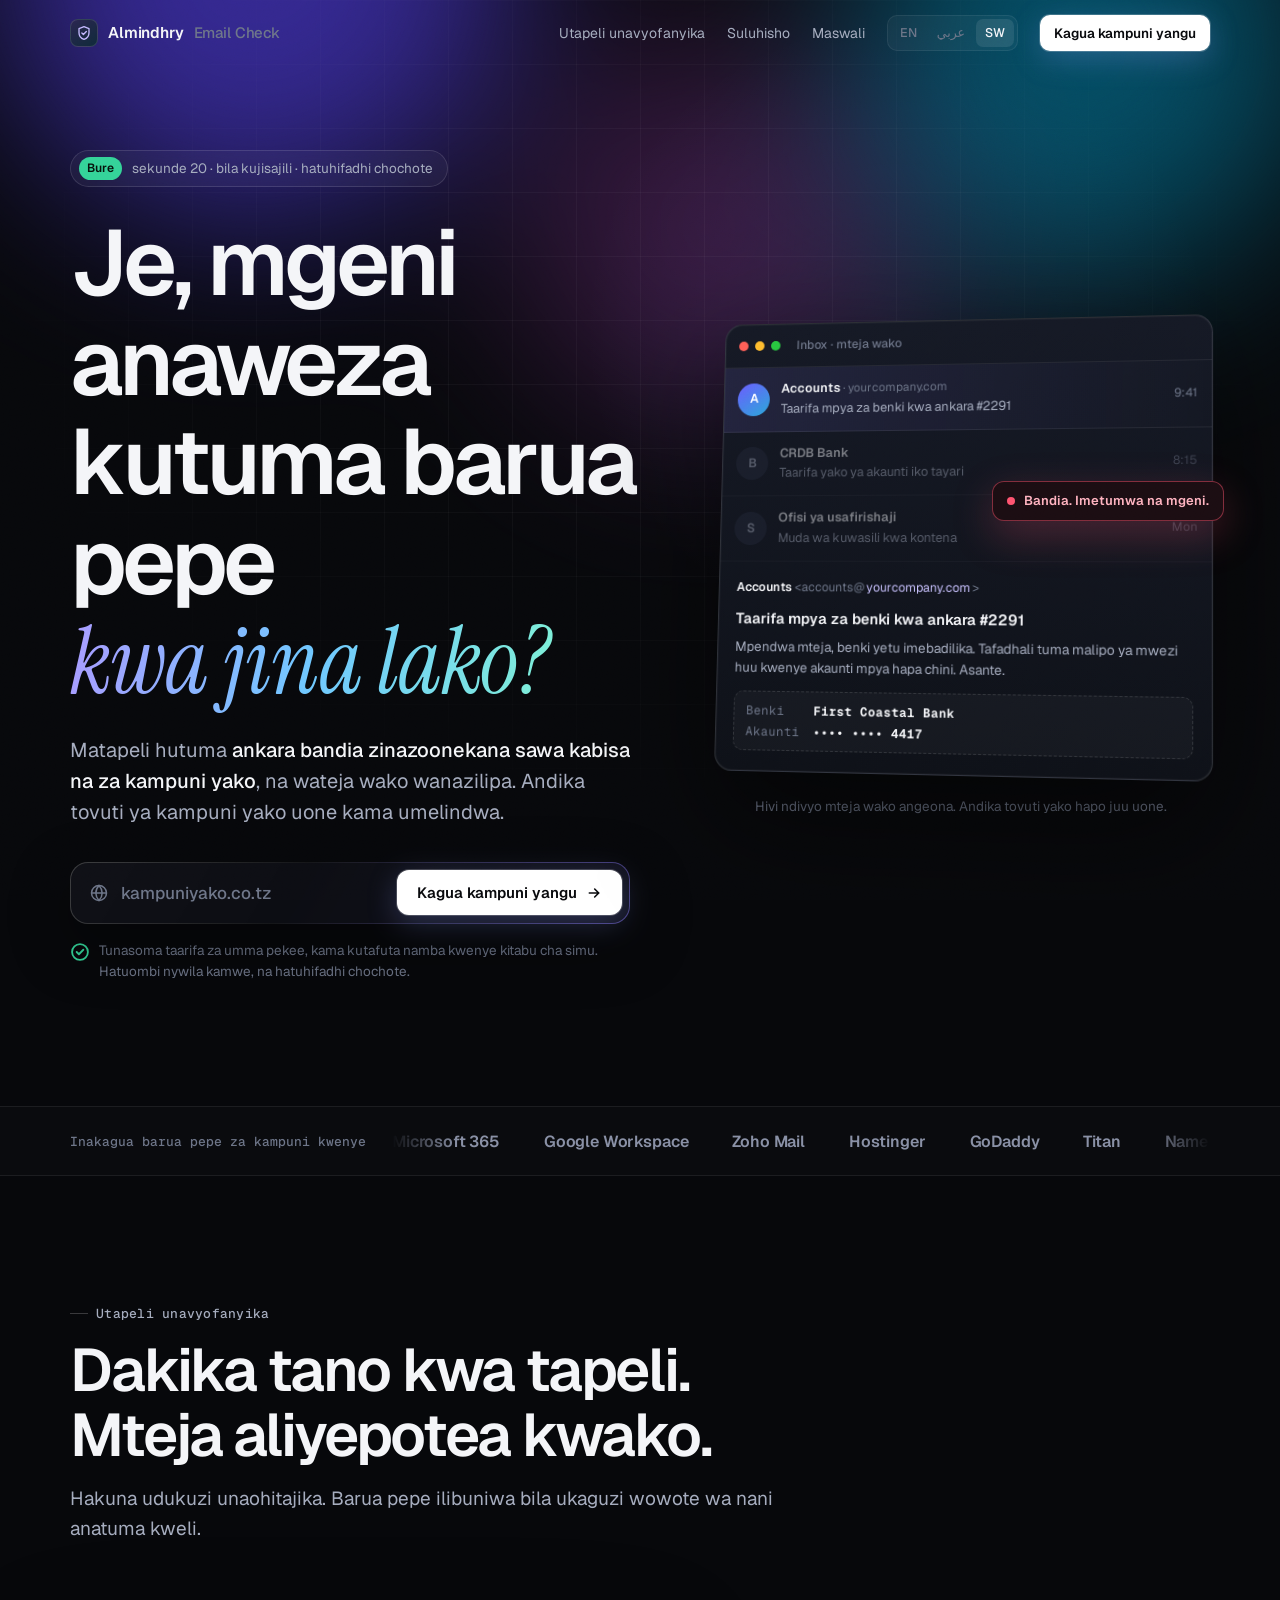
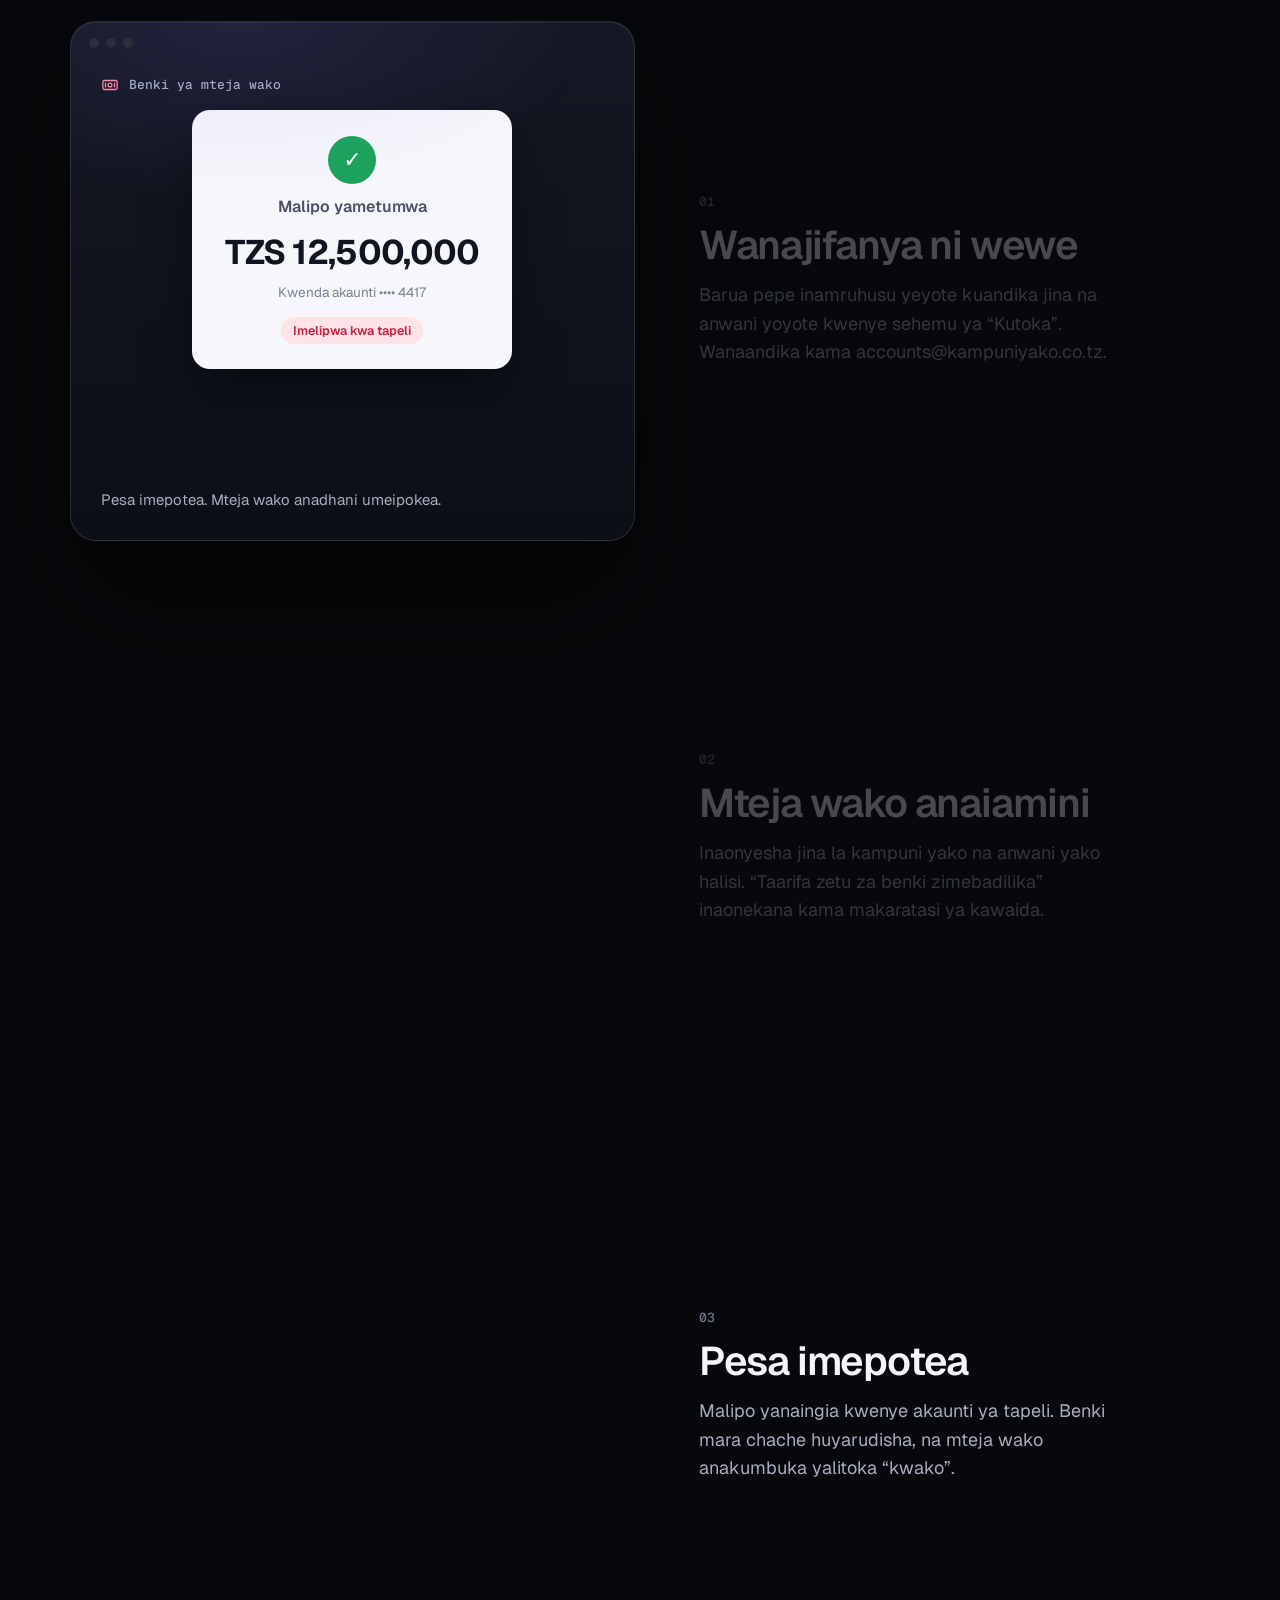
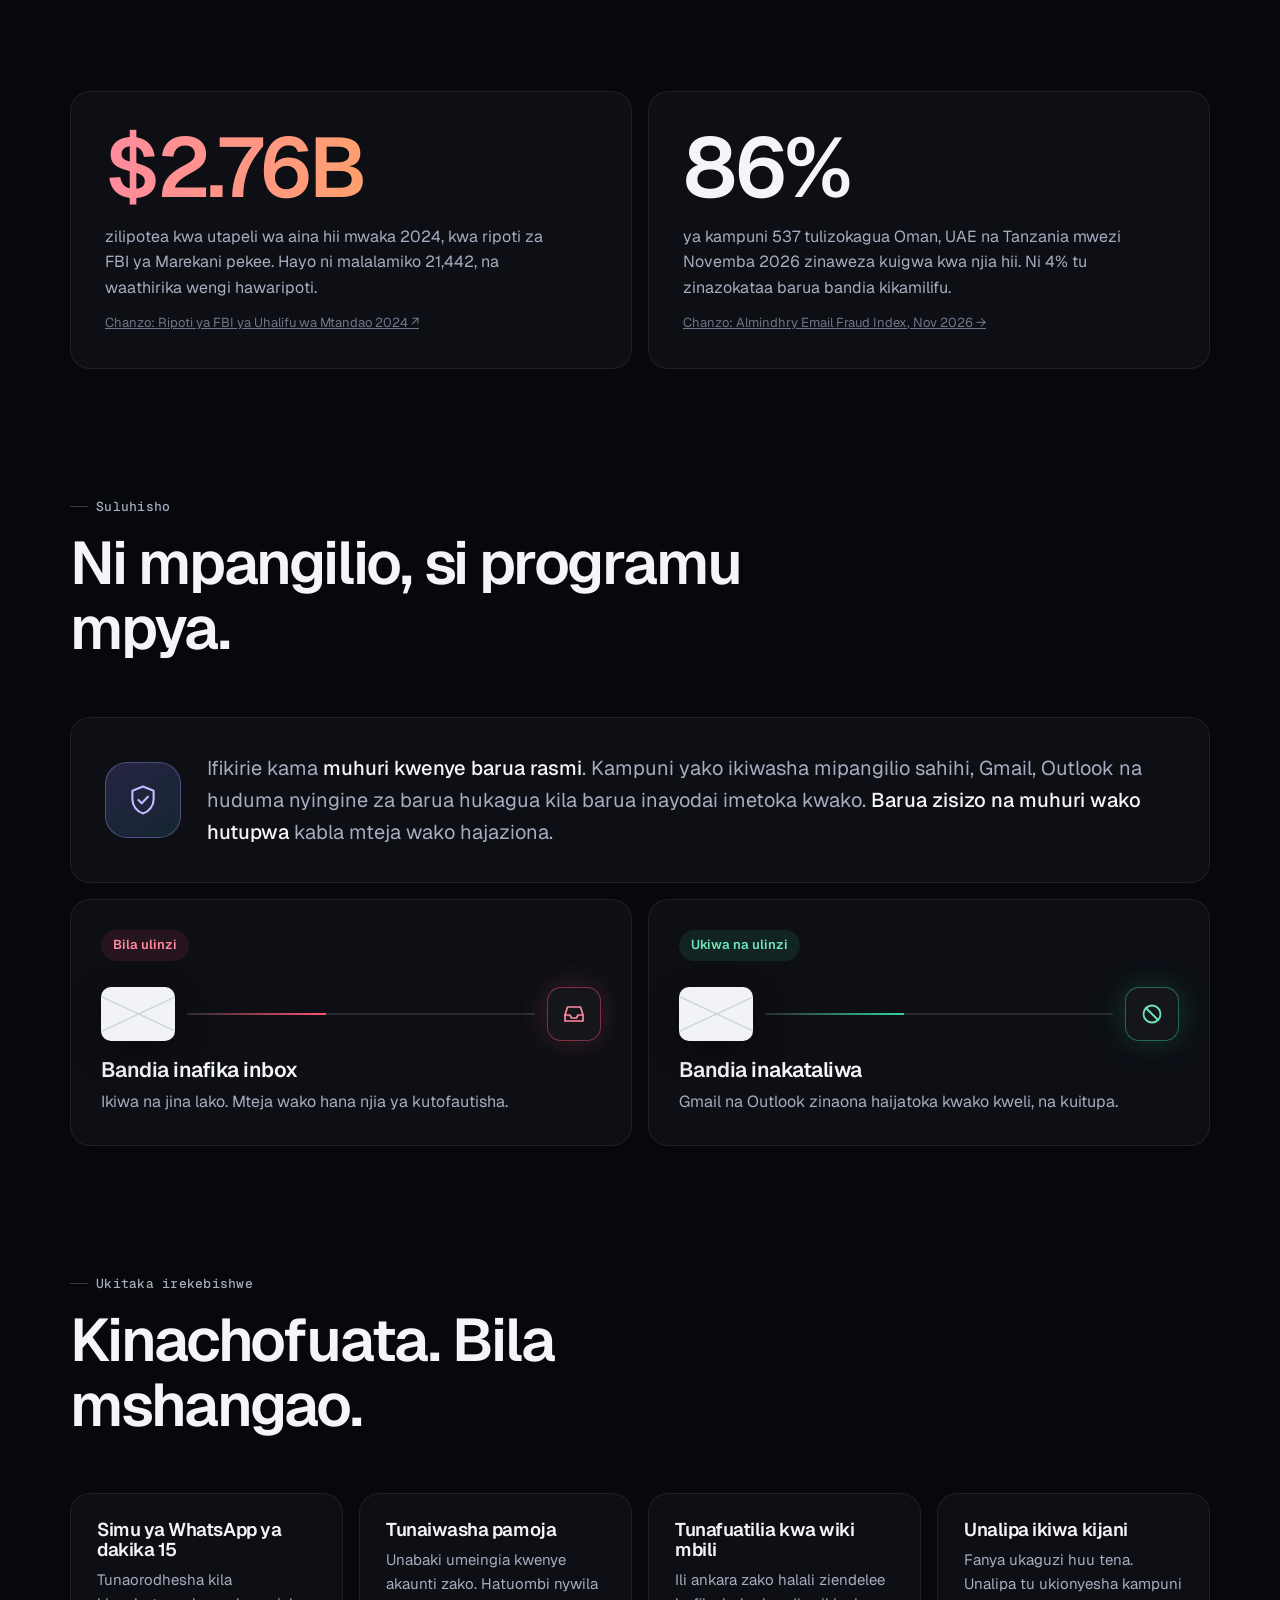
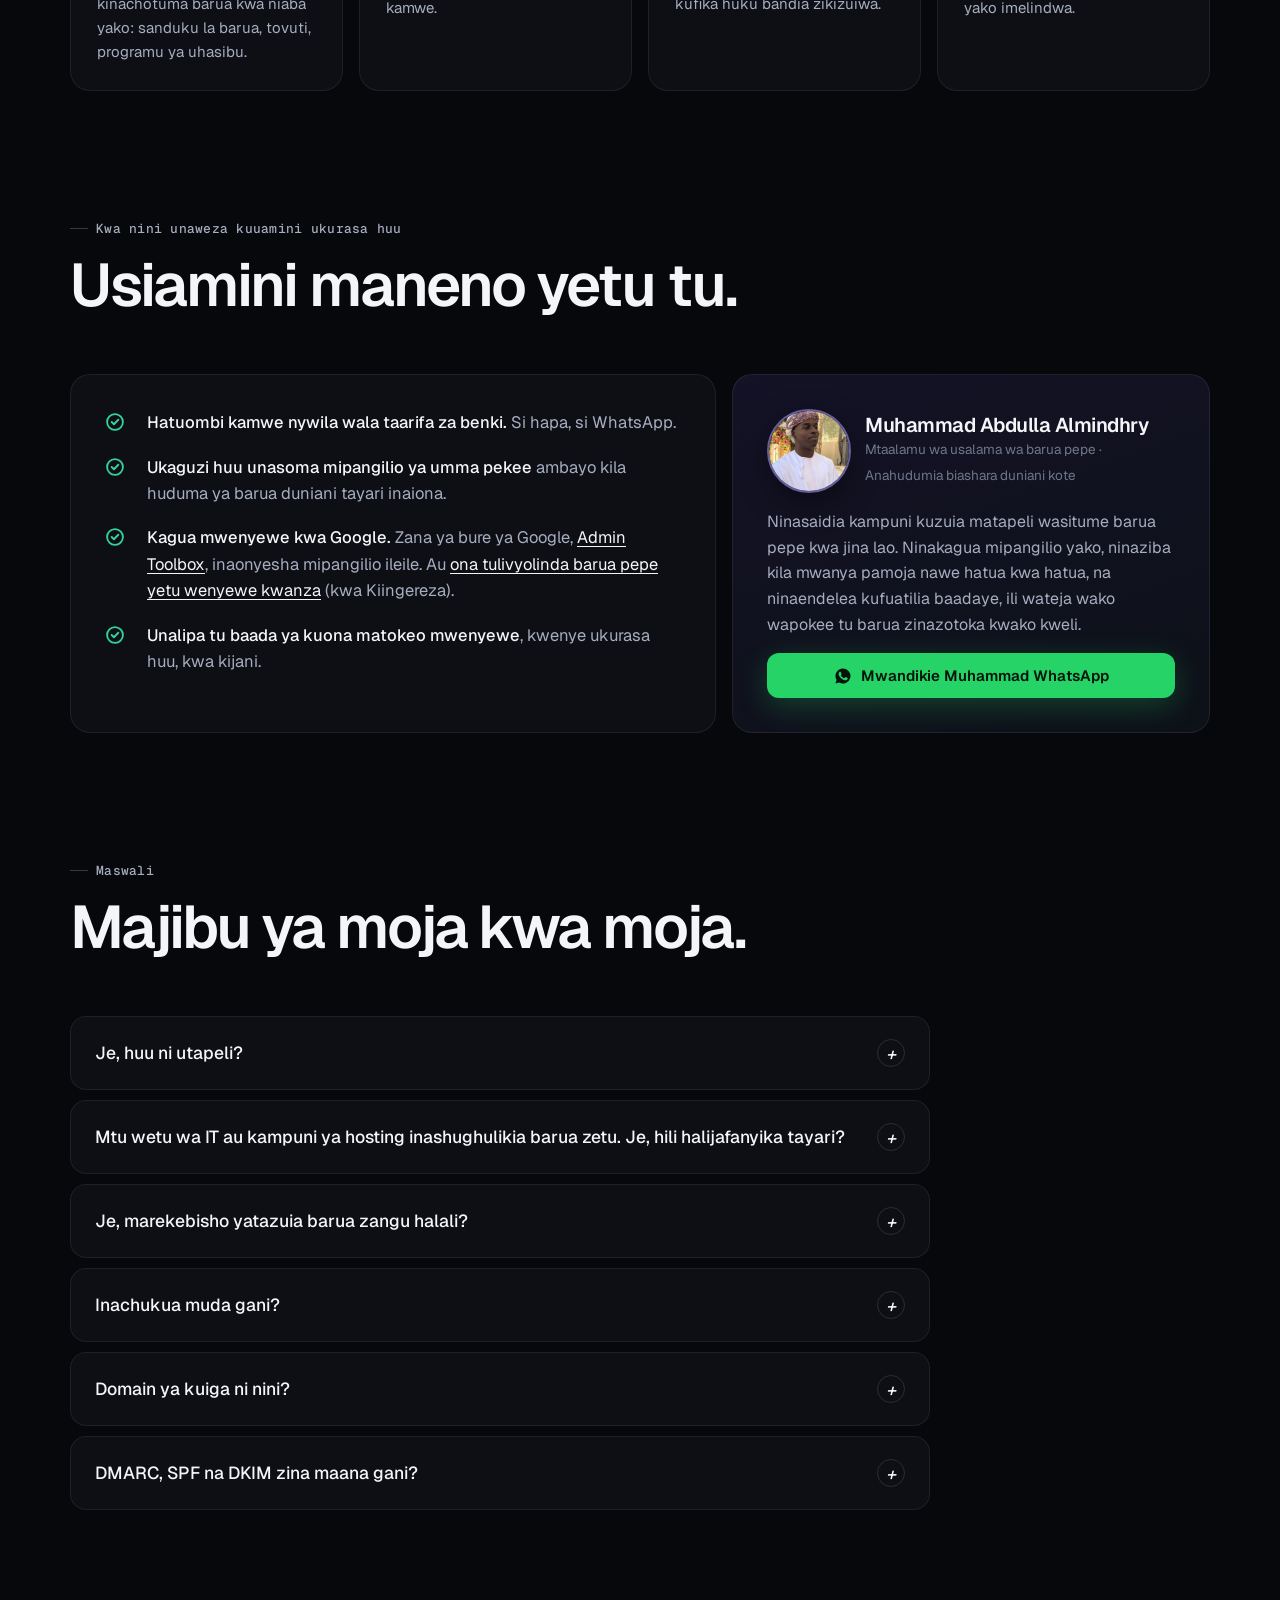
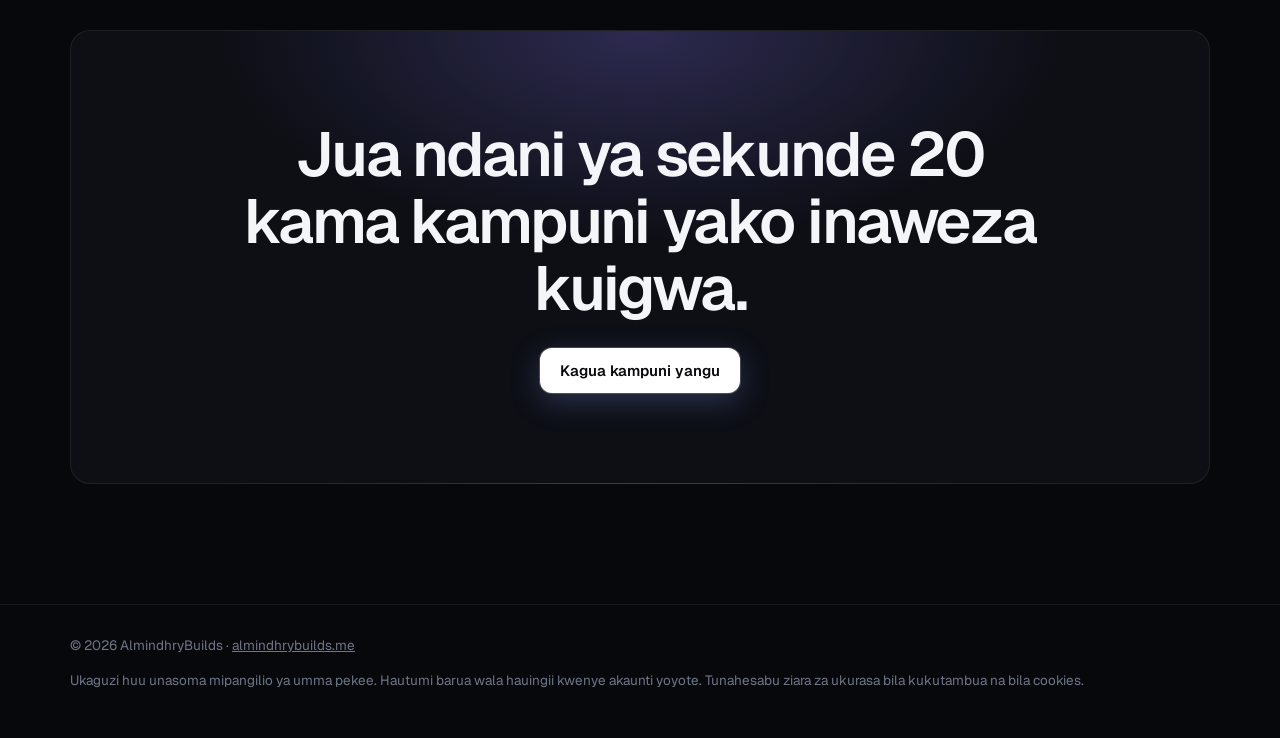
<file: sw/index.html>
<!doctype html>
<html lang="sw" dir="ltr">
<head>
<meta charset="utf-8">
<meta name="viewport" content="width=device-width, initial-scale=1">
<title>Je, mtu anaweza kutuma barua pepe bandia kwa jina la kampuni yako? Ukaguzi wa bure</title>
<meta name="description" content="Matapeli hutuma ankara bandia zinazoonekana zimetoka kwenye kampuni yako, na wateja wako wanazilipa. Kagua bure ndani ya sekunde 20 kama barua pepe za kampuni yako zimelindwa.">
<link rel="canonical" href="https://almindhrybuilds.me/check/sw/">
<link rel="alternate" hreflang="en" href="https://almindhrybuilds.me/check/">
<link rel="alternate" hreflang="ar" href="https://almindhrybuilds.me/check/ar/">
<link rel="alternate" hreflang="sw" href="https://almindhrybuilds.me/check/sw/">
<link rel="alternate" hreflang="x-default" href="https://almindhrybuilds.me/check/">
<meta name="theme-color" content="#07080b">
<meta property="og:type" content="website"><meta property="og:url" content="https://almindhrybuilds.me/check/sw/"><meta property="og:title" content="Je, mtu anaweza kutuma barua pepe bandia kwa jina la kampuni yako? Ukaguzi wa bure"><meta property="og:description" content="Matapeli hutuma ankara bandia zinazoonekana zimetoka kwenye kampuni yako, na wateja wako wanazilipa. Kagua bure ndani ya sekunde 20 kama barua pepe za kampuni yako zimelindwa."><meta property="og:image" content="https://almindhrybuilds.me/check/og.png"><meta property="og:locale" content="sw_TZ"><meta name="twitter:card" content="summary_large_image">
<link rel="icon" href="../favicon.svg" type="image/svg+xml">
<link rel="preconnect" href="https://fonts.googleapis.com"><link rel="preconnect" href="https://fonts.gstatic.com" crossorigin><link rel="preconnect" href="https://dns.google">
<link href="https://fonts.googleapis.com/css2?family=Geist:wght@400;500;600&family=Geist+Mono:wght@400;500&family=Instrument+Serif:ital@1&family=IBM+Plex+Sans+Arabic:wght@400;500;600;700&display=swap" rel="stylesheet">
<link rel="stylesheet" href="../style.css">
<script type="application/ld+json">{"@context": "https://schema.org", "@type": "WebApplication", "name": "Almindhry Email Fraud Check", "url": "https://almindhrybuilds.me/check/sw/", "applicationCategory": "SecurityApplication", "operatingSystem": "Any", "inLanguage": "sw", "description": "Matapeli hutuma ankara bandia zinazoonekana zimetoka kwenye kampuni yako, na wateja wako wanazilipa. Kagua bure ndani ya sekunde 20 kama barua pepe za kampuni yako zimelindwa.", "offers": {"@type": "Offer", "price": "0", "priceCurrency": "USD"}, "author": {"@type": "Person", "name": "Muhammad Abdulla Almindhry", "url": "https://almindhrybuilds.me/"}}</script>
<script type="application/ld+json">{"@context": "https://schema.org", "@type": "FAQPage", "inLanguage": "sw", "mainEntity": [{"@type": "Question", "name": "Je, huu ni utapeli?", "acceptedAnswer": {"@type": "Answer", "text": "Swali zuri, na tabia nzuri. Ukurasa huu hauombi chochote isipokuwa jina la tovuti, na unasoma mipangilio ya umma pekee ambayo kila huduma ya barua inaiona. Unaweza kuthibitisha matokeo kwa zana ya bure ya Google kwenye toolbox.googleapps.com/apps/checkmx. Ukituomba turekebishe, unalipa tu baada ya matokeo kuwa kijani."}}, {"@type": "Question", "name": "Mtu wetu wa IT au kampuni ya hosting inashughulikia barua zetu. Je, hili halijafanyika tayari?", "acceptedAnswer": {"@type": "Answer", "text": "Mara nyingi hapana. Kuweka barua pepe na kuilinda dhidi ya kuigwa ni kazi mbili tofauti. Kati ya kampuni 26 za biashara na usafirishaji tulizokagua Dubai mwezi Novemba 2026, 23 zingeweza kuigwa. Ukaguzi unachukua sekunde 20, kwa hiyo inafaa kujua kwa uhakika."}}, {"@type": "Question", "name": "Je, marekebisho yatazuia barua zangu halali?", "acceptedAnswer": {"@type": "Answer", "text": "Hapana, yakifanywa kwa hatua. Kwanza tunaangalia nani anatuma barua kwa niaba yako, tunahakikisha kila mfumo halali uko kwenye orodha, kisha ndipo tunawasha kizuizi."}}, {"@type": "Question", "name": "Inachukua muda gani?", "acceptedAnswer": {"@type": "Answer", "text": "Mpangilio ni kikao kimoja nawe. Kisha takriban wiki mbili za uangalizi, na wiki moja kwenye hatua ya “spam”, kabla barua bandia hazijakataliwa kikamilifu."}}, {"@type": "Question", "name": "Domain ya kuiga ni nini?", "acceptedAnswer": {"@type": "Answer", "text": "Anwani ya tovuti inayotofautiana na yako kwa herufi moja, mfano herufi o kubadilishwa na sifuri. Matapeli huzisajili ili kutuma barua zinazoaminika. Kusajiliwa kwake hakumaanishi ni hatari, lakini inafaa kufuatiliwa."}}, {"@type": "Question", "name": "DMARC, SPF na DKIM zina maana gani?", "acceptedAnswer": {"@type": "Answer", "text": "Hayo ni majina ya kiufundi. SPF ni orodha ya watumaji walioidhinishwa, DKIM ni sahihi ya kidijitali kwenye barua zako, na DMARC ni maelekezo yanayoziambia Gmail na Outlook zizuie barua bandia. Ni DMARC iliyowekwa “quarantine” au “reject” pekee inayozizuia kweli."}}]}</script>
</head>
<body>
<div class="grain" aria-hidden="true"></div>
<nav><div class="wrap">
  <a class="logo" href="../"><span class="mk"><svg width="16" height="16" viewBox="0 0 24 24" fill="none" stroke="#c4b9ff" stroke-width="2" stroke-linecap="round" stroke-linejoin="round"><path d="M12 2.5 4.5 5.5v6c0 4.6 3.2 8.6 7.5 10 4.3-1.4 7.5-5.4 7.5-10v-6z"/><path d="m8.8 12 2.3 2.3 4.4-4.6"/></svg></span>Almindhry <small>Email Check</small></a>
  <div class="nav-r"><a class="l" href="#how">Utapeli unavyofanyika</a><a class="l" href="#fix">Suluhisho</a><a class="l" href="#faq">Maswali</a>
    <div class="lang"><a href="../" >EN</a><a href="../ar/" >عربي</a><a href="../sw/" aria-current="page">SW</a></div>
    <a class="btn w sm" href="#" data-focus>Kagua kampuni yangu</a></div>
</div></nav>

<header class="hero">
  <div class="aurora" aria-hidden="true"><i></i><i></i><i></i></div>
  <div class="wrap">
    <div>
      <span class="badge"><b>Bure</b>sekunde 20 · bila kujisajili · hatuhifadhi chochote</span>
      <h1><span class="w" style="animation-delay:0.00s">Je,</span> <span class="w" style="animation-delay:0.08s">mgeni</span> <span class="w" style="animation-delay:0.16s">anaweza</span> <span class="w" style="animation-delay:0.24s">kutuma</span> <span class="w" style="animation-delay:0.32s">barua</span> <span class="w" style="animation-delay:0.40s">pepe</span> <span class="w em" style="animation-delay:0.48s">kwa jina lako?</span></h1>
      <p class="sub">Matapeli hutuma <b>ankara bandia zinazoonekana sawa kabisa na za kampuni yako</b>, na wateja wako wanazilipa. Andika tovuti ya kampuni yako uone kama umelindwa.</p>
      <div class="field"><form id="f" autocomplete="off" novalidate>
        <svg class="gl" width="20" height="20" viewBox="0 0 24 24" fill="none" stroke="currentColor" stroke-width="1.8" aria-hidden="true"><circle cx="12" cy="12" r="9"/><path d="M3 12h18M12 3c2.5 2.7 3.8 5.7 3.8 9s-1.3 6.3-3.8 9c-2.5-2.7-3.8-5.7-3.8-9S9.5 5.7 12 3z"/></svg>
        <input id="d" placeholder="kampuniyako.co.tz" aria-label="kampuniyako.co.tz" inputmode="url" spellcheck="false" autocapitalize="off" autocomplete="off">
        <button class="btn w" id="go" type="submit"><span>Kagua kampuni yangu</span><svg width="16" height="16" viewBox="0 0 24 24" fill="none" stroke="currentColor" stroke-width="2.4" stroke-linecap="round" aria-hidden="true" style="transform:scaleX(1)"><path d="M5 12h14M13 6l6 6-6 6"/></svg></button>
      </form></div>
      <p class="micro"><svg width="20" height="20" viewBox="0 0 24 24" fill="none" stroke="currentColor" stroke-width="2.2" stroke-linecap="round" stroke-linejoin="round"><circle cx="12" cy="12" r="9.5"/><path d="m8 12 2.7 2.7L16 9.3"/></svg><span>Tunasoma taarifa za umma pekee, kama kutafuta namba kwenye kitabu cha simu. Hatuombi nywila kamwe, na hatuhifadhi chochote.</span></p>
    </div>
    <div>
      <div class="mock-wrap">
        <div class="callout"><i></i>Bandia. Imetumwa na mgeni.</div>
        <div class="mock">
          <div class="bar"><i></i><i></i><i></i><span>Inbox · mteja wako</span></div>
          <div class="mrow hot"><span class="av">A</span><div style="min-width:0"><div class="nm">Accounts <span class="t" style="font-weight:400">· <span class="mockdom" dir="ltr">yourcompany.com</span></span></div><div class="sj">Taarifa mpya za benki kwa ankara #2291</div></div><span class="t">9:41</span></div>
          <div class="mrow dim"><span class="av">B</span><div style="min-width:0"><div class="nm">CRDB Bank</div><div class="sj">Taarifa yako ya akaunti iko tayari</div></div><span class="t">8:15</span></div>
          <div class="mrow dim"><span class="av">S</span><div style="min-width:0"><div class="nm">Ofisi ya usafirishaji</div><div class="sj">Muda wa kuwasili kwa kontena</div></div><span class="t">Mon</span></div>
          <div class="mopen">
            <div class="from"><b>Accounts</b> &lt;accounts@<span class="dom mockdom">yourcompany.com</span>&gt;</div>
            <h4>Taarifa mpya za benki kwa ankara #2291</h4>
            <p>Mpendwa mteja, benki yetu imebadilika. Tafadhali tuma malipo ya mwezi huu kwenye akaunti mpya hapa chini. Asante.</p>
            <div class="acct"><span>Benki</span><b>First Coastal Bank</b><span>Akaunti</span><b>•••• •••• 4417</b></div>
          </div>
        </div>
      </div>
      <p class="cap">Hivi ndivyo mteja wako angeona. Andika tovuti yako hapo juu uone.</p>
      <span id="mockDefault" hidden>yourcompany.com</span>
    </div>
  </div>
</header>
<div class="strip"><div class="wrap"><span class="sl2">Inakagua barua pepe za kampuni kwenye</span><div class="marq"><div class="mq"><span>Microsoft 365</span><span>Google Workspace</span><span>Zoho Mail</span><span>Hostinger</span><span>GoDaddy</span><span>Titan</span><span>Namecheap</span><span>Rackspace</span><span>Mimecast</span><span>Proofpoint</span><span>Etisalat</span><span>Omantel</span><span>Microsoft 365</span><span>Google Workspace</span><span>Zoho Mail</span><span>Hostinger</span><span>GoDaddy</span><span>Titan</span><span>Namecheap</span><span>Rackspace</span><span>Mimecast</span><span>Proofpoint</span><span>Etisalat</span><span>Omantel</span></div></div></div></div>

<div class="wrap" id="results">
  <div class="spot run" id="run"><h3>Tunakagua <code id="runDom"></code></h3>
    <ul class="chk" id="chk"><li><span class="ic"></span><span>Tunatafuta mtoa huduma wa barua pepe wako</span><span class="sm"></span></li><li><span class="ic"></span><span>Tunakagua kizuizi cha barua bandia</span><span class="sm"></span></li><li><span class="ic"></span><span>Tunakagua orodha ya watumaji walioidhinishwa</span><span class="sm"></span></li><li><span class="ic"></span><span>Tunatafuta sahihi ya barua pepe</span><span class="sm"></span></li><li><span class="ic"></span><span>Tunatafuta domain za kuiga</span><span class="sm"></span></li></ul>
    <div class="pbar"><i id="pbar"></i></div><p class="muted" id="runNote" style="margin:10px 0 0"></p></div>
  <div class="spot status" id="status">
    <div><span class="shield" id="stShield"></span><h2 id="stH"></h2><p class="lead" id="stLead"></p><ul id="stList"></ul></div>
    <div id="ringWrap"><div class="ring"><svg width="180" height="180" viewBox="0 0 180 180"><circle cx="90" cy="90" r="74" fill="none" stroke="rgba(255,255,255,.07)" stroke-width="12"/><circle id="ring" cx="90" cy="90" r="74" fill="none" stroke-width="12" stroke-linecap="round"/></svg><div class="v"><div><b id="scoreNum">0</b><small>/ 100</small></div></div></div><p class="ring-note">Alama ya ulinzi: tathmini yetu ya mipangilio yako ya umma.</p></div>
  </div>
  <div class="spot sim" id="sim"><h3>Barua bandia ambayo mgeni anaweza kutuma kwa jina lako leo</h3>
    <div class="stage">
      <div class="node src"><span class="b"><svg width="24" height="24" viewBox="0 0 24 24" fill="none" stroke="#ff8aa0" stroke-width="1.7" stroke-linecap="round"><path d="M3 9c0-2 1.5-3 3-3h12c1.5 0 3 1 3 3v1c0 4-3 7-6 7-1.7 0-2.4-1.5-3-1.5S10.7 17 9 17c-3 0-6-3-6-7z"/><circle cx="8.5" cy="10.5" r="1.4"/><circle cx="15.5" cy="10.5" r="1.4"/></svg></span>Mgeni</div>
      <div class="track" id="track"><div class="mail" id="mail"><div class="h">From: <b id="simFrom"></b><br>To: customer</div><div class="s">Ankara 2291: taarifa zetu za benki zimebadilika</div><div class="bd">Mpendwa mteja, tafadhali tumia akaunti yetu mpya kwa malipo haya. Ile ya zamani imefungwa.</div><div class="stamp" id="stamp"></div></div></div>
      <div class="node"><span class="b"><svg width="24" height="24" viewBox="0 0 24 24" fill="none" stroke="#8fdcff" stroke-width="1.7" stroke-linecap="round" stroke-linejoin="round"><path d="M3 13h5l1.5 3h5l1.5-3h5"/><path d="M5.5 5h13l2.5 8v6H3v-6z"/></svg></span>Mteja wako</div>
    </div><p class="note" id="simNote"></p></div>
  <div class="spot rows" id="rows"></div>
  <div class="spot cta" id="cta"></div>
</div>

<section id="how"><div class="wrap">
  <div class="sh rv"><span class="kicker">Utapeli unavyofanyika</span><h2>Dakika tano kwa tapeli. Mteja aliyepotea kwako.</h2><p>Hakuna udukuzi unaohitajika. Barua pepe ilibuniwa bila ukaguzi wowote wa nani anatuma kweli.</p></div>
  <div class="story">
    <div class="vis" id="vis" data-s="1"><div class="device">
      <div class="dots"><i></i><i></i><i></i></div>
      <div class="scene sc1"><div class="sl"><svg width="24" height="24" viewBox="0 0 24 24" fill="none" stroke="#ff8aa0" stroke-width="1.7" stroke-linecap="round"><path d="M3 9c0-2 1.5-3 3-3h12c1.5 0 3 1 3 3v1c0 4-3 7-6 7-1.7 0-2.4-1.5-3-1.5S10.7 17 9 17c-3 0-6-3-6-7z"/><circle cx="8.5" cy="10.5" r="1.4"/><circle cx="15.5" cy="10.5" r="1.4"/></svg><span>Kompyuta ya mgeni</span></div>
        <div class="compose"><div class="ch">Ujumbe mpya</div>
          <div class="fld"><span>From</span><b>Accounts &lt;accounts@<span class="mockdom">yourcompany.com</span>&gt;</b><i class="caret"></i></div>
          <div class="fld"><span>To</span><b>customer</b></div>
          <div class="fld"><span>Subject</span><b>Taarifa mpya za benki kwa ankara #2291</b></div>
          <div class="body">Mpendwa mteja, benki yetu imebadilika. Tafadhali tuma malipo ya mwezi huu kwenye akaunti mpya hapa chini. Asante.</div><div class="send">Send</div></div>
        <p class="scap">Yeyote anaweza kuandika anwani ya kampuni yako kwenye sehemu ya “Kutoka”.</p></div>
      <div class="scene sc2"><div class="sl"><svg width="24" height="24" viewBox="0 0 24 24" fill="none" stroke="#8fdcff" stroke-width="1.7" stroke-linecap="round" stroke-linejoin="round"><path d="M3 13h5l1.5 3h5l1.5-3h5"/><path d="M5.5 5h13l2.5 8v6H3v-6z"/></svg><span>Inbox ya mteja wako</span></div>
        <div class="inb"><div class="mrow hot"><span class="av">A</span><div style="min-width:0"><div class="nm">Accounts <span class="t" style="font-weight:400">· <span class="mockdom" dir="ltr">yourcompany.com</span></span></div><div class="sj">Taarifa mpya za benki kwa ankara #2291</div></div><span class="t">9:41</span></div>
          <div class="mopen"><h4>Taarifa mpya za benki kwa ankara #2291</h4><p>Mpendwa mteja, benki yetu imebadilika. Tafadhali tuma malipo ya mwezi huu kwenye akaunti mpya hapa chini. Asante.</p></div><span class="pill info">Hakuna onyo</span></div>
        <p class="scap">Jina lako, anwani yako, mtindo wako wa kawaida.</p></div>
      <div class="scene sc3"><div class="sl"><svg width="24" height="24" viewBox="0 0 24 24" fill="none" stroke="#ff8aa0" stroke-width="1.7" stroke-linecap="round" stroke-linejoin="round"><rect x="2.5" y="6" width="19" height="12" rx="2"/><circle cx="12" cy="12" r="2.6"/><path d="M6 9.5v5M18 9.5v5"/></svg><span>Benki ya mteja wako</span></div>
        <div class="bank"><div class="okc">✓</div><div class="bt">Malipo yametumwa</div><div class="amt">TZS 12,500,000</div><div class="to">Kwenda akaunti •••• 4417</div><span class="pill bad">Imelipwa kwa tapeli</span></div>
        <p class="scap">Pesa imepotea. Mteja wako anadhani umeipokea.</p></div>
    </div></div>
    <div class="stps">
      <div class="stp" data-s="1"><span class="n">01</span><h3>Wanajifanya ni wewe</h3><p>Barua pepe inamruhusu yeyote kuandika jina na anwani yoyote kwenye sehemu ya “Kutoka”. Wanaandika kama accounts@kampuniyako.co.tz.</p><div class="inl"></div></div>
      <div class="stp" data-s="2"><span class="n">02</span><h3>Mteja wako anaiamini</h3><p>Inaonyesha jina la kampuni yako na anwani yako halisi. “Taarifa zetu za benki zimebadilika” inaonekana kama makaratasi ya kawaida.</p><div class="inl"></div></div>
      <div class="stp" data-s="3"><span class="n">03</span><h3>Pesa imepotea</h3><p>Malipo yanaingia kwenye akaunti ya tapeli. Benki mara chache huyarudisha, na mteja wako anakumbuka yalitoka “kwako”.</p><div class="inl"></div></div>
    </div>
  </div>
  <div class="stats">
    <div class="spot stat rv"><div class="big rd">$<span class="cnt" data-to="2.77" data-dec="2">2.77</span>B</div><p>zilipotea kwa utapeli wa aina hii mwaka 2024, kwa ripoti za FBI ya Marekani pekee. Hayo ni malalamiko 21,442, na waathirika wengi hawaripoti.</p><a href="https://www.ic3.gov/AnnualReport/Reports/2024_IC3Report.pdf" target="_blank" rel="noopener">Chanzo: Ripoti ya FBI ya Uhalifu wa Mtandao 2024 ↗</a></div>
    <div class="spot stat rv d1"><div class="big"><span class="cnt" data-to="86" data-dec="0">86</span>%</div><p>ya kampuni 537 tulizokagua Oman, UAE na Tanzania mwezi Novemba 2026 zinaweza kuigwa kwa njia hii. Ni 4% tu zinazokataa barua bandia kikamilifu.</p><a href="../fraud-index/">Chanzo: Almindhry Email Fraud Index, Nov 2026 →</a></div>
  </div>
</div></section>

<section id="fix" style="padding-top:0"><div class="wrap">
  <div class="sh rv"><span class="kicker">Suluhisho</span><h2>Ni mpangilio, si programu mpya.</h2></div>
  <div class="spot seal rv"><div class="ic"><svg width="34" height="34" viewBox="0 0 24 24" fill="none" stroke="#c4b9ff" stroke-width="1.5" stroke-linecap="round" stroke-linejoin="round"><path d="M12 2.5 4.5 5.5v6c0 4.6 3.2 8.6 7.5 10 4.3-1.4 7.5-5.4 7.5-10v-6z"/><path d="m8.8 12 2.3 2.3 4.4-4.6"/></svg></div><p>Ifikirie kama <b>muhuri kwenye barua rasmi</b>. Kampuni yako ikiwasha mipangilio sahihi, Gmail, Outlook na huduma nyingine za barua hukagua kila barua inayodai imetoka kwako. <b>Barua zisizo na muhuri wako hutupwa</b> kabla mteja wako hajaziona.</p></div>
  <div class="vs">
    <div class="spot c bad rv"><span class="lbl">Bila ulinzi</span><div class="flow"><span class="env"></span><span class="line"></span><span class="dst"><svg width="24" height="24" viewBox="0 0 24 24" fill="none" stroke="#ff8aa0" stroke-width="1.7" stroke-linecap="round" stroke-linejoin="round"><path d="M3 13h5l1.5 3h5l1.5-3h5"/><path d="M5.5 5h13l2.5 8v6H3v-6z"/></svg></span></div><h3>Bandia inafika inbox</h3><p>Ikiwa na jina lako. Mteja wako hana njia ya kutofautisha.</p></div>
    <div class="spot c good rv d1"><span class="lbl">Ukiwa na ulinzi</span><div class="flow"><span class="env"></span><span class="line"></span><span class="dst"><svg width="24" height="24" viewBox="0 0 24 24" fill="none" stroke="#6ee7b7" stroke-width="1.8" stroke-linecap="round"><circle cx="12" cy="12" r="8.5"/><path d="m6 6 12 12"/></svg></span></div><h3>Bandia inakataliwa</h3><p>Gmail na Outlook zinaona haijatoka kwako kweli, na kuitupa.</p></div>
  </div>
</div></section>

<section style="padding-top:0"><div class="wrap">
  <div class="sh rv"><span class="kicker">Ukitaka irekebishwe</span><h2>Kinachofuata. Bila mshangao.</h2></div>
  <div class="tl"><div class="spot s rv"><h3>Simu ya WhatsApp ya dakika 15</h3><p>Tunaorodhesha kila kinachotuma barua kwa niaba yako: sanduku la barua, tovuti, programu ya uhasibu.</p></div><div class="spot s rv d1"><h3>Tunaiwasha pamoja</h3><p>Unabaki umeingia kwenye akaunti zako. Hatuombi nywila kamwe.</p></div><div class="spot s rv d2"><h3>Tunafuatilia kwa wiki mbili</h3><p>Ili ankara zako halali ziendelee kufika huku bandia zikizuiwa.</p></div><div class="spot s rv d3"><h3>Unalipa ikiwa kijani</h3><p>Fanya ukaguzi huu tena. Unalipa tu ukionyesha kampuni yako imelindwa.</p></div></div>
</div></section>

<section style="padding-top:0"><div class="wrap">
  <div class="sh rv"><span class="kicker">Kwa nini unaweza kuuamini ukurasa huu</span><h2>Usiamini maneno yetu tu.</h2></div>
  <div class="trust">
    <div class="spot list rv"><ul><li><svg width="20" height="20" viewBox="0 0 24 24" fill="none" stroke="currentColor" stroke-width="2.2" stroke-linecap="round" stroke-linejoin="round"><circle cx="12" cy="12" r="9.5"/><path d="m8 12 2.7 2.7L16 9.3"/></svg><span><b>Hatuombi kamwe nywila wala taarifa za benki.</b> Si hapa, si WhatsApp.</span></li><li><svg width="20" height="20" viewBox="0 0 24 24" fill="none" stroke="currentColor" stroke-width="2.2" stroke-linecap="round" stroke-linejoin="round"><circle cx="12" cy="12" r="9.5"/><path d="m8 12 2.7 2.7L16 9.3"/></svg><span><b>Ukaguzi huu unasoma mipangilio ya umma pekee</b> ambayo kila huduma ya barua duniani tayari inaiona.</span></li><li><svg width="20" height="20" viewBox="0 0 24 24" fill="none" stroke="currentColor" stroke-width="2.2" stroke-linecap="round" stroke-linejoin="round"><circle cx="12" cy="12" r="9.5"/><path d="m8 12 2.7 2.7L16 9.3"/></svg><span><b>Kagua mwenyewe kwa Google.</b> Zana ya bure ya Google, <a href="https://toolbox.googleapps.com/apps/checkmx/" target="_blank" rel="noopener">Admin Toolbox</a>, inaonyesha mipangilio ileile. Au <a href="/check/proof/">ona tulivyolinda barua pepe yetu wenyewe kwanza</a> (kwa Kiingereza).</span></li><li><svg width="20" height="20" viewBox="0 0 24 24" fill="none" stroke="currentColor" stroke-width="2.2" stroke-linecap="round" stroke-linejoin="round"><circle cx="12" cy="12" r="9.5"/><path d="m8 12 2.7 2.7L16 9.3"/></svg><span><b>Unalipa tu baada ya kuona matokeo mwenyewe</b>, kwenye ukurasa huu, kwa kijani.</span></li></ul></div>
    <div class="spot me rv d1"><div class="who"><img class="avp" src="../me.jpg" alt="Muhammad Abdulla Almindhry" width="84" height="84" loading="lazy"><div><h3>Muhammad Abdulla Almindhry</h3><small>Mtaalamu wa usalama wa barua pepe · Anahudumia biashara duniani kote</small></div></div><p>Ninasaidia kampuni kuzuia matapeli wasitume barua pepe kwa jina lao. Ninakagua mipangilio yako, ninaziba kila mwanya pamoja nawe hatua kwa hatua, na ninaendelea kufuatilia baadaye, ili wateja wako wapokee tu barua zinazotoka kwako kweli.</p><a class="btn wa" data-wa-main href="https://wa.me/601123109560" target="_blank" rel="noopener"><svg width="18" height="18" viewBox="0 0 24 24" fill="currentColor" aria-hidden="true"><path d="M12 2a10 10 0 0 0-8.6 15.1L2 22l5-1.3A10 10 0 1 0 12 2zm5.8 14.2c-.2.7-1.4 1.3-2 1.4-.5.1-1.1.1-1.8-.1-.4-.1-1-.3-1.7-.6-3-1.3-4.9-4.3-5-4.5-.2-.2-1.2-1.6-1.2-3s.8-2.2 1-2.5c.3-.3.6-.4.8-.4h.6c.2 0 .4 0 .6.5l.9 2.1c.1.2.1.4 0 .6l-.3.5-.4.5c-.1.1-.3.3-.1.6.2.3.8 1.3 1.7 2.1 1.2 1 2.1 1.3 2.4 1.5.3.1.5.1.7-.1l1-1.2c.2-.3.4-.2.7-.1l2 1c.3.1.5.2.5.3.1.2.1.8-.1 1.4z"/></svg><span>Mwandikie Muhammad WhatsApp</span></a></div>
  </div>
</div></section>

<section id="faq" style="padding-top:0"><div class="wrap">
  <div class="sh rv"><span class="kicker">Maswali</span><h2>Majibu ya moja kwa moja.</h2></div>
  <div class="faq rv"><details class="spot"><summary>Je, huu ni utapeli?<i>+</i></summary><p>Swali zuri, na tabia nzuri. Ukurasa huu hauombi chochote isipokuwa jina la tovuti, na unasoma mipangilio ya umma pekee ambayo kila huduma ya barua inaiona. Unaweza kuthibitisha matokeo kwa zana ya bure ya Google kwenye toolbox.googleapps.com/apps/checkmx. Ukituomba turekebishe, unalipa tu baada ya matokeo kuwa kijani.</p></details><details class="spot"><summary>Mtu wetu wa IT au kampuni ya hosting inashughulikia barua zetu. Je, hili halijafanyika tayari?<i>+</i></summary><p>Mara nyingi hapana. Kuweka barua pepe na kuilinda dhidi ya kuigwa ni kazi mbili tofauti. Kati ya kampuni 26 za biashara na usafirishaji tulizokagua Dubai mwezi Novemba 2026, 23 zingeweza kuigwa. Ukaguzi unachukua sekunde 20, kwa hiyo inafaa kujua kwa uhakika.</p></details><details class="spot"><summary>Je, marekebisho yatazuia barua zangu halali?<i>+</i></summary><p>Hapana, yakifanywa kwa hatua. Kwanza tunaangalia nani anatuma barua kwa niaba yako, tunahakikisha kila mfumo halali uko kwenye orodha, kisha ndipo tunawasha kizuizi.</p></details><details class="spot"><summary>Inachukua muda gani?<i>+</i></summary><p>Mpangilio ni kikao kimoja nawe. Kisha takriban wiki mbili za uangalizi, na wiki moja kwenye hatua ya “spam”, kabla barua bandia hazijakataliwa kikamilifu.</p></details><details class="spot"><summary>Domain ya kuiga ni nini?<i>+</i></summary><p>Anwani ya tovuti inayotofautiana na yako kwa herufi moja, mfano herufi o kubadilishwa na sifuri. Matapeli huzisajili ili kutuma barua zinazoaminika. Kusajiliwa kwake hakumaanishi ni hatari, lakini inafaa kufuatiliwa.</p></details><details class="spot"><summary>DMARC, SPF na DKIM zina maana gani?<i>+</i></summary><p>Hayo ni majina ya kiufundi. SPF ni orodha ya watumaji walioidhinishwa, DKIM ni sahihi ya kidijitali kwenye barua zako, na DMARC ni maelekezo yanayoziambia Gmail na Outlook zizuie barua bandia. Ni DMARC iliyowekwa “quarantine” au “reject” pekee inayozizuia kweli.</p></details></div>
</div></section>

<section style="padding-top:0"><div class="wrap"><div class="spot final rv"><h2>Jua ndani ya sekunde 20 kama kampuni yako inaweza kuigwa.</h2><a class="btn w" href="#" data-focus>Kagua kampuni yangu</a></div></div></section>
<footer><div class="wrap"><span>© <span id="yr"></span> AlmindhryBuilds · <a href="/" style="color:inherit">almindhrybuilds.me</a></span><span>Ukaguzi huu unasoma mipangilio ya umma pekee. Hautumi barua wala hauingii kwenye akaunti yoyote. Tunahesabu ziara za ukurasa bila kukutambua na bila cookies.</span></div></footer>
<script src="../app.js" defer></script>
<script defer src='https://static.cloudflareinsights.com/beacon.min.js' data-cf-beacon='{"token": "373cd8223e39418493073665583a57c6", "spa": false}'></script>
</body>
</html>
</file>
<file: style.css>
:root{
  --bg:#07080b; --s1:#0d0f15; --s2:#12151d; --s3:#181c26;
  --line:rgba(255,255,255,.07); --line2:rgba(255,255,255,.12); --line3:rgba(255,255,255,.2);
  --ink:#f4f5f8; --ink2:#a6adbf; --ink3:#6e7689;
  --a1:#8b7bff; --a2:#4fd1ff; --grad:linear-gradient(100deg,#a99bff 0%,#6fc8ff 50%,#7ef0d6 100%);
  --red:#ff5470; --amber:#ffb340; --green:#34d399;
  --red-bg:rgba(255,84,112,.1); --amber-bg:rgba(255,179,64,.1); --green-bg:rgba(52,211,153,.1);
  --r:20px; --font:"Geist","Inter",system-ui,sans-serif; --serif:"Instrument Serif",Georgia,serif; --mono:"Geist Mono",ui-monospace,Consolas,monospace;
  color-scheme:dark;
}
html[lang="ar"]{--font:"IBM Plex Sans Arabic","Geist",sans-serif;--serif:"IBM Plex Sans Arabic",serif}
*{box-sizing:border-box}
html{scroll-behavior:smooth;-webkit-text-size-adjust:100%}
body{margin:0;background:var(--bg);color:var(--ink);font:16px/1.6 var(--font);-webkit-font-smoothing:antialiased;overflow-x:hidden}
::selection{background:rgba(139,123,255,.35)}
h1,h2,h3{margin:0;font-weight:600;letter-spacing:-.025em;line-height:1.08}
html[lang="ar"] h1,html[lang="ar"] h2,html[lang="ar"] h3{letter-spacing:0;line-height:1.3}
a{color:inherit}
.wrap{max-width:1180px;margin:0 auto;padding:0 20px}
@media (max-width:560px){.wrap{padding:0 16px}}
.grain{position:fixed;inset:0;pointer-events:none;z-index:50;opacity:.05;mix-blend-mode:overlay;background-image:url("data:image/svg+xml,%3Csvg xmlns='http://www.w3.org/2000/svg' width='160' height='160'%3E%3Cfilter id='n'%3E%3CfeTurbulence type='fractalNoise' baseFrequency='.85' numOctaves='3' stitchTiles='stitch'/%3E%3C/filter%3E%3Crect width='100%25' height='100%25' filter='url(%23n)'/%3E%3C/svg%3E")}
.em{font-family:var(--serif);font-style:italic;font-weight:400;letter-spacing:-.01em;background:var(--grad);-webkit-background-clip:text;background-clip:text;color:transparent;padding-inline-end:.06em}
html[lang="ar"] .em{font-style:normal;font-weight:700}
.kicker{display:inline-flex;align-items:center;gap:8px;font:500 13px var(--mono);color:var(--ink2);letter-spacing:.02em}
html[lang="ar"] .kicker{font-family:var(--font)}
.kicker:before{content:"";width:18px;height:1px;background:var(--line3)}
.muted{color:var(--ink2)}

/* nav */
nav{position:fixed;top:0;left:0;right:0;z-index:40;transition:background .3s,border-color .3s;border-bottom:1px solid transparent}
nav.solid{background:rgba(7,8,11,.72);backdrop-filter:saturate(1.4) blur(14px);-webkit-backdrop-filter:saturate(1.4) blur(14px);border-color:var(--line)}
nav .wrap{display:flex;align-items:center;justify-content:space-between;height:66px;gap:14px}
.logo{display:flex;align-items:center;gap:10px;text-decoration:none;font-weight:600;font-size:15.5px;letter-spacing:-.01em;white-space:nowrap}
.logo .mk{width:28px;height:28px;border-radius:8px;display:grid;place-items:center;background:linear-gradient(145deg,#2a2550,#0f2a3a);border:1px solid var(--line2)}
.logo small{color:var(--ink3);font-weight:500;font-size:15px}
.nav-r{display:flex;align-items:center;gap:22px;font-size:14px}
.nav-r a.l{color:var(--ink2);text-decoration:none;transition:color .2s}.nav-r a.l:hover{color:var(--ink)}
.lang{display:flex;gap:2px;background:rgba(255,255,255,.04);border:1px solid var(--line);border-radius:10px;padding:3px}
.lang a{font-size:12.5px;font-weight:500;padding:4px 9px;border-radius:7px;color:var(--ink3);text-decoration:none}
.lang a[aria-current="page"]{background:rgba(255,255,255,.09);color:var(--ink)}
.btn{display:inline-flex;align-items:center;justify-content:center;gap:9px;border:0;cursor:pointer;text-decoration:none;font:600 15px var(--font);padding:13px 20px;border-radius:12px;white-space:nowrap;transition:transform .2s cubic-bezier(.2,.8,.2,1),box-shadow .25s,background .2s,opacity .2s}
.btn:active{transform:scale(.98)}
.btn.w{background:#fff;color:#08090c;box-shadow:0 0 0 1px rgba(255,255,255,.2),0 8px 30px rgba(140,160,255,.25)}
.btn.w:hover{box-shadow:0 0 0 1px #fff,0 10px 40px rgba(140,160,255,.45);transform:translateY(-1px)}
.btn.g{background:rgba(255,255,255,.05);color:var(--ink);border:1px solid var(--line2)}
.btn.g:hover{background:rgba(255,255,255,.09)}
.btn.wa{background:#25d366;color:#04140a;box-shadow:0 8px 30px rgba(37,211,102,.25)}
.btn.wa:hover{transform:translateY(-1px);box-shadow:0 12px 40px rgba(37,211,102,.4)}
.btn.sm{padding:9px 14px;font-size:13.5px;border-radius:10px}
.btn:disabled{opacity:.6;cursor:wait;transform:none}
@media (max-width:860px){.nav-r a.l{display:none}}
@media (max-width:600px){.nav-r .btn.sm{display:none}}
@media (max-width:480px){.logo small{display:none}}

/* hero */
.hero{position:relative;padding:150px 0 110px;overflow:hidden}
.aurora{position:absolute;inset:-20% -10% auto;height:120%;pointer-events:none;filter:blur(90px);opacity:.55}
.aurora i{position:absolute;border-radius:50%}
.aurora i:nth-child(1){width:520px;height:520px;background:#5a43ff;top:-80px;inset-inline-start:8%;animation:drift1 18s ease-in-out infinite alternate}
.aurora i:nth-child(2){width:460px;height:460px;background:#00a6d6;top:40px;inset-inline-end:6%;animation:drift2 22s ease-in-out infinite alternate;opacity:.8}
.aurora i:nth-child(3){width:380px;height:380px;background:#c04bd9;top:260px;inset-inline-start:42%;animation:drift3 26s ease-in-out infinite alternate;opacity:.45}
@keyframes drift1{to{transform:translate(120px,60px) scale(1.1)}}
@keyframes drift2{to{transform:translate(-140px,80px) scale(.9)}}
@keyframes drift3{to{transform:translate(-80px,-60px) scale(1.15)}}
.hero:after{content:"";position:absolute;inset:0;pointer-events:none;background-image:linear-gradient(rgba(255,255,255,.035) 1px,transparent 1px),linear-gradient(90deg,rgba(255,255,255,.035) 1px,transparent 1px);background-size:64px 64px;-webkit-mask-image:radial-gradient(ellipse 70% 60% at 50% 30%,#000 30%,transparent 75%);mask-image:radial-gradient(ellipse 70% 60% at 50% 30%,#000 30%,transparent 75%)}
.hero .wrap{position:relative;z-index:1;display:grid;grid-template-columns:1.08fr .92fr;gap:56px;align-items:center}
@media (max-width:980px){.hero .wrap{grid-template-columns:1fr;gap:56px}.hero{padding:120px 0 80px}}
.badge{display:inline-flex;align-items:center;gap:10px;font-size:13.5px;color:var(--ink2);background:rgba(255,255,255,.04);border:1px solid var(--line2);padding:6px 14px 6px 8px;border-radius:99px;backdrop-filter:blur(8px)}
.badge b{font-weight:600;font-size:12px;color:#06120c;background:var(--green);padding:2px 8px;border-radius:99px}
.hero h1{font-size:clamp(46px,7.2vw,96px);margin:26px 0 22px;font-weight:600;letter-spacing:-.045em}
html[lang="ar"] .hero h1{font-size:clamp(40px,6.2vw,80px)}
.hero h1 .w{display:inline-block;opacity:0;transform:translateY(.35em);filter:blur(8px);animation:wordin .9s cubic-bezier(.2,.8,.2,1) forwards}
@keyframes wordin{to{opacity:1;transform:none;filter:none}}
.sub{font-size:clamp(17px,1.6vw,20px);color:var(--ink2);max-width:560px;margin:0 0 34px;line-height:1.55}
.sub b{color:var(--ink);font-weight:500}
.field{position:relative;max-width:560px;border-radius:18px;padding:1px;background:linear-gradient(120deg,rgba(255,255,255,.22),rgba(255,255,255,.06) 40%,rgba(139,123,255,.5));box-shadow:0 20px 60px rgba(0,0,0,.4)}
.field:focus-within{background:linear-gradient(120deg,#a99bff,#6fc8ff,#7ef0d6);box-shadow:0 0 0 6px rgba(139,123,255,.15),0 20px 60px rgba(0,0,0,.4)}
.field form{display:flex;gap:8px;align-items:center;background:rgba(12,14,20,.92);border-radius:17px;padding:7px;padding-inline-start:18px}
.field svg.gl{flex:none;color:var(--ink3)}
.field input{flex:1;min-width:0;background:transparent;border:0;outline:0;color:var(--ink);font:500 17px var(--font);padding:12px 4px;direction:ltr}
html[dir="rtl"] .field input{text-align:right}
.field input::placeholder{color:var(--ink3)}
.micro{display:flex;gap:9px;align-items:flex-start;margin-top:16px;color:var(--ink3);font-size:13.5px;max-width:540px}
.micro svg{flex:none;margin-top:2px;color:var(--green)}
@media (max-width:560px){.field form{flex-wrap:wrap;padding:8px}.field svg.gl{display:none}.field input{flex:1 1 100%;padding:12px 10px}.field .btn{width:100%}}

/* mock inbox */
.mock-wrap{position:relative;perspective:1600px}
.mock{position:relative;border-radius:18px;background:linear-gradient(180deg,#151925,#0e1118);border:1px solid var(--line2);box-shadow:0 50px 120px rgba(0,0,0,.6),0 0 0 1px rgba(255,255,255,.03) inset;transform:rotateY(-9deg) rotateX(5deg);transform-origin:center;animation:float 7s ease-in-out infinite;overflow:hidden}
html[dir="rtl"] .mock{transform:rotateY(9deg) rotateX(5deg)}
@keyframes float{50%{translate:0 -10px}}
.mock .bar{display:flex;align-items:center;gap:7px;padding:12px 14px;border-bottom:1px solid var(--line)}
.mock .bar i{width:10px;height:10px;border-radius:50%;background:#2a2f3c}
.mock .bar i:nth-child(1){background:#ff5f57}.mock .bar i:nth-child(2){background:#febc2e}.mock .bar i:nth-child(3){background:#28c840}
.mock .bar span{margin-inline-start:10px;font-size:12.5px;color:var(--ink3);font-weight:500}
.mrow{display:grid;grid-template-columns:34px 1fr auto;gap:12px;align-items:center;padding:12px 14px;border-bottom:1px solid var(--line);font-size:13px}
.mrow .av{width:34px;height:34px;border-radius:50%;display:grid;place-items:center;font-weight:600;font-size:13px;background:#232839;color:var(--ink2)}
.mrow .t{color:var(--ink3);font-size:12px}
.mrow .nm{font-weight:600;color:var(--ink)}
.mrow .sj{color:var(--ink2);white-space:nowrap;overflow:hidden;text-overflow:ellipsis}
.mrow.hot{background:linear-gradient(90deg,rgba(139,123,255,.12),transparent)}
.mrow.hot .av{background:linear-gradient(145deg,#6b5cff,#2aa7d9);color:#fff}
.mrow.dim{opacity:.45}
.mopen{padding:16px 18px 20px}
.mopen .from{font-size:12.5px;color:var(--ink3);direction:ltr;text-align:left}
.mopen .from b{color:var(--ink);font-weight:600}
.mopen .dom{color:#c9c2ff;transition:background .3s;border-radius:4px;padding:0 2px}
.mopen .dom.flash{background:rgba(139,123,255,.35)}
.mopen h4{margin:10px 0 6px;font-size:15px;font-weight:600}
.mopen p{margin:0;color:var(--ink2);font-size:13.5px}
.mopen .acct{margin-top:12px;display:grid;grid-template-columns:auto 1fr;gap:4px 14px;font:12.5px var(--mono);background:rgba(255,255,255,.03);border:1px dashed var(--line2);border-radius:10px;padding:10px 12px;direction:ltr}
.mopen .acct span{color:var(--ink3)}
.callout{position:absolute;inset-inline-end:-14px;top:36%;z-index:2;display:flex;align-items:center;gap:9px;background:#1b0d12;border:1px solid rgba(255,84,112,.45);color:#ffb3c0;font-size:13px;font-weight:600;padding:9px 14px;border-radius:12px;box-shadow:0 14px 40px rgba(255,84,112,.25);animation:float 7s ease-in-out infinite;animation-delay:-2s}
.callout i{width:8px;height:8px;border-radius:50%;background:var(--red);box-shadow:0 0 0 0 rgba(255,84,112,.6);animation:ping 1.8s infinite}
@keyframes ping{70%{box-shadow:0 0 0 10px rgba(255,84,112,0)}100%{box-shadow:0 0 0 0 rgba(255,84,112,0)}}
.cap{margin-top:22px;text-align:center;color:var(--ink3);font-size:13.5px}
@media (max-width:980px){.mock{transform:none!important}.callout{inset-inline-end:10px;top:-16px}}

/* sections */
section{position:relative;padding:120px 0}
@media (max-width:700px){section{padding:84px 0}}
.sh{max-width:760px;margin-bottom:56px}
.sh h2{font-size:clamp(34px,4.8vw,60px);margin:16px 0 16px;letter-spacing:-.035em}
.sh p{font-size:clamp(17px,1.5vw,19px);color:var(--ink2);margin:0}
.spot{position:relative;background:var(--s1);border:1px solid var(--line);border-radius:var(--r);overflow:hidden}
.spot:before{content:"";position:absolute;inset:0;pointer-events:none;background:radial-gradient(420px circle at var(--mx,50%) var(--my,-20%),rgba(160,150,255,.12),transparent 45%);opacity:0;transition:opacity .3s}
.spot:hover:before{opacity:1}
.steps3{display:grid;grid-template-columns:repeat(3,1fr);gap:16px}
@media (max-width:900px){.steps3{grid-template-columns:1fr}}
.st{padding:30px}
.st .n{font:500 13px var(--mono);color:var(--ink3)}
.st .ico{width:52px;height:52px;border-radius:14px;display:grid;place-items:center;margin:22px 0 22px;background:rgba(255,255,255,.04);border:1px solid var(--line2)}
.st h3{font-size:22px;margin-bottom:10px}
.st p{margin:0;color:var(--ink2);font-size:15.5px}
.st.r .ico{background:var(--red-bg);border-color:rgba(255,84,112,.3)}
.stats{display:grid;grid-template-columns:1fr 1fr;gap:16px;margin-top:16px}
@media (max-width:800px){.stats{grid-template-columns:1fr}}
.stat{padding:34px}
.stat .big{font-size:clamp(52px,7vw,84px);font-weight:600;letter-spacing:-.04em;line-height:1}
.stat .big.rd{background:linear-gradient(100deg,#ff8aa0,#ffb340);-webkit-background-clip:text;background-clip:text;color:transparent}
.stat p{margin:14px 0 0;color:var(--ink2);font-size:16px;max-width:460px}
.stat a{display:inline-block;margin-top:12px;font-size:13px;color:var(--ink3)}
.vs{display:grid;grid-template-columns:1fr 1fr;gap:16px}
@media (max-width:800px){.vs{grid-template-columns:1fr}}
.vs .c{padding:30px}
.vs .lbl{display:inline-flex;align-items:center;gap:8px;font-size:13px;font-weight:600;padding:5px 12px;border-radius:99px}
.vs .bad .lbl{background:var(--red-bg);color:#ff8aa0}.vs .good .lbl{background:var(--green-bg);color:#6ee7b7}
.flow{display:flex;align-items:center;gap:12px;margin:26px 0 18px}
.flow .env{flex:none;width:74px;height:54px;border-radius:10px;background:#f2f3f7;position:relative;box-shadow:0 10px 30px rgba(0,0,0,.4)}
.flow .env:before{content:"";position:absolute;inset:0;background:linear-gradient(155deg,transparent 49%,#c9cdd8 50%,transparent 52%),linear-gradient(25deg,transparent 49%,#c9cdd8 50%,transparent 52%);border-radius:10px}
.flow .line{flex:1;height:2px;position:relative;overflow:hidden;background:var(--line2);border-radius:2px}
.flow .line:after{content:"";position:absolute;top:0;bottom:0;width:40%;animation:run 1.8s linear infinite}
.vs .bad .flow .line:after{background:linear-gradient(90deg,transparent,#ff5470)}
.vs .good .flow .line:after{background:linear-gradient(90deg,transparent,#34d399);animation-name:runstop}
@keyframes run{from{inset-inline-start:-40%}to{inset-inline-start:100%}}
@keyframes runstop{0%{inset-inline-start:-40%;opacity:1}60%{inset-inline-start:45%;opacity:1}100%{inset-inline-start:45%;opacity:0}}
.flow .dst{flex:none;width:54px;height:54px;border-radius:14px;display:grid;place-items:center;border:1px solid var(--line2);background:rgba(255,255,255,.03)}
.vs .bad .dst{border-color:rgba(255,84,112,.45);box-shadow:0 0 30px rgba(255,84,112,.2)}
.vs .good .dst{border-color:rgba(52,211,153,.45);box-shadow:0 0 30px rgba(52,211,153,.2)}
.vs h3{font-size:21px;margin-bottom:8px}.vs p{margin:0;color:var(--ink2)}
.seal{padding:34px;margin-bottom:16px;display:grid;grid-template-columns:auto 1fr;gap:26px;align-items:center}
.seal .ic{width:76px;height:76px;border-radius:22px;display:grid;place-items:center;background:linear-gradient(145deg,rgba(139,123,255,.2),rgba(79,209,255,.12));border:1px solid rgba(169,155,255,.35)}
.seal p{margin:0;font-size:clamp(17px,1.6vw,20px);color:var(--ink2);line-height:1.6}
.seal p b{color:var(--ink);font-weight:500}
@media (max-width:640px){.seal{grid-template-columns:1fr}}
.tl{display:grid;grid-template-columns:repeat(4,1fr);gap:16px;counter-reset:t}
@media (max-width:980px){.tl{grid-template-columns:1fr 1fr}}
@media (max-width:560px){.tl{grid-template-columns:1fr}}
.tl .s{padding:26px}
.tl .s:before{counter-increment:t;content:counter(t);display:grid;place-items:center;width:32px;height:32px;border-radius:50%;font:600 14px var(--mono);background:rgba(255,255,255,.06);border:1px solid var(--line2);margin-bottom:20px}
.tl .s:last-child:before{background:var(--green);color:#04140a;border-color:transparent}
.tl h3{font-size:18.5px;margin-bottom:8px}.tl p{margin:0;color:var(--ink2);font-size:15px}
.trust{display:grid;grid-template-columns:1.15fr .85fr;gap:16px}
@media (max-width:900px){.trust{grid-template-columns:1fr}}
.trust .list{padding:34px}
.trust ul{list-style:none;margin:0;padding:0;display:grid;gap:18px}
.trust li{display:grid;grid-template-columns:28px 1fr;gap:14px;font-size:16.5px;color:var(--ink2)}
.trust li b{color:var(--ink);font-weight:500}
.trust li svg{margin-top:3px;color:var(--green)}
.trust li a{color:var(--ink);text-underline-offset:3px}
.me{padding:34px;display:flex;flex-direction:column;gap:16px;justify-content:space-between;background:linear-gradient(160deg,#141226,#0d1118)}
.me .who{display:flex;align-items:center;gap:14px}
.me .av{width:54px;height:54px;border-radius:50%;display:grid;place-items:center;font-weight:600;font-size:19px;background:linear-gradient(145deg,#6b5cff,#2aa7d9)}
.me h3{font-size:20px}.me small{color:var(--ink3);font-size:13.5px}
.me p{margin:0;color:var(--ink2)}
.faq{display:grid;gap:10px;max-width:860px}
.faq details{border-radius:16px}
.faq summary{list-style:none;cursor:pointer;display:flex;justify-content:space-between;align-items:center;gap:18px;padding:22px 24px;font-size:17.5px;font-weight:500}
.faq summary::-webkit-details-marker{display:none}
.faq summary i{flex:none;width:28px;height:28px;border-radius:50%;border:1px solid var(--line2);display:grid;place-items:center;transition:transform .3s}
.faq details[open] summary i{transform:rotate(45deg)}
.faq details p{margin:0;padding:0 24px 22px;color:var(--ink2);font-size:16px}
.final{text-align:center;padding:90px 24px;background:radial-gradient(600px 300px at 50% 0%,rgba(139,123,255,.25),transparent 70%),var(--s1)}
.final h2{font-size:clamp(34px,5vw,62px);margin:0 auto 26px;max-width:800px;letter-spacing:-.035em}
footer{border-top:1px solid var(--line);padding:30px 0 46px;color:var(--ink3);font-size:13.5px}
footer .wrap{display:flex;justify-content:space-between;gap:14px;flex-wrap:wrap}

/* ---------- results ---------- */
#results{display:none;padding:0 0 40px;position:relative;z-index:2;margin-top:-30px}
.run{padding:28px}
.run h3{font-size:20px;margin-bottom:18px;display:flex;align-items:center;gap:12px}
.run h3 code{font:500 15px var(--mono);color:#c9c2ff;background:rgba(139,123,255,.12);padding:3px 9px;border-radius:8px;direction:ltr}
.chk{list-style:none;margin:0;padding:0;display:grid;gap:4px}
.chk li{display:grid;grid-template-columns:26px 1fr auto;gap:12px;align-items:center;padding:11px 0;border-bottom:1px solid var(--line);color:var(--ink3);transition:color .3s}
.chk li:last-child{border-bottom:0}
.chk li.on{color:var(--ink)}
.chk li .sm{font:12.5px var(--mono);color:var(--ink3);direction:ltr}
.chk .ic{width:22px;height:22px;border-radius:50%;display:grid;place-items:center;border:1.5px solid var(--line3)}
.chk li.on .ic{border-color:transparent;border-top-color:var(--a2);border-right-color:var(--a2);animation:spin .8s linear infinite}
.chk li.ok .ic,.chk li.bad .ic,.chk li.warn .ic{animation:none;border:0}
.chk li.ok .ic{background:var(--green)}.chk li.bad .ic{background:var(--red)}.chk li.warn .ic{background:var(--amber)}
.chk li.ok .ic:after,.chk li.bad .ic:after,.chk li.warn .ic:after{font:700 12px var(--font);color:#08090c}
.chk li.ok .ic:after{content:"✓"}.chk li.bad .ic:after{content:"✕"}.chk li.warn .ic:after{content:"!"}
@keyframes spin{to{transform:rotate(360deg)}}
.pbar{height:3px;border-radius:3px;background:var(--line);margin-top:18px;overflow:hidden}
.pbar i{display:block;height:100%;width:0;background:var(--grad);transition:width .35s}
.status{display:grid;grid-template-columns:1fr auto;gap:30px;align-items:center;padding:36px;margin-top:16px}
@media (max-width:760px){.status{grid-template-columns:1fr}}
.status .shield{display:inline-flex;align-items:center;gap:10px;font-size:14px;font-weight:600;padding:6px 14px 6px 8px;border-radius:99px}
.status.bad .shield{background:var(--red-bg);color:#ff8aa0}.status.warn .shield{background:var(--amber-bg);color:#ffcd80}.status.good .shield{background:var(--green-bg);color:#6ee7b7}
.status h2{font-size:clamp(38px,5.6vw,68px);margin:16px 0 12px;letter-spacing:-.04em}
.status.bad h2{color:#ff8aa0}.status.warn h2{color:#ffcd80}.status.good h2{color:#6ee7b7}
.status .lead{font-size:clamp(17px,1.7vw,21px);color:var(--ink);margin:0 0 18px;max-width:640px}
.status ul{margin:0;padding:0;list-style:none;display:grid;gap:10px;max-width:640px}
.status li{display:grid;grid-template-columns:20px 1fr;gap:10px;color:var(--ink2)}
.status li:before{content:"";width:6px;height:6px;border-radius:50%;margin:10px 0 0 6px;background:currentColor;opacity:.7}
.ring{position:relative;width:180px;height:180px}
.ring svg{transform:rotate(-90deg)}
.ring .v{position:absolute;inset:0;display:grid;place-items:center;text-align:center}
.ring .v b{display:block;font-size:52px;font-weight:600;letter-spacing:-.04em;line-height:1}
.ring .v small{font-size:12px;color:var(--ink3)}
.ring-note{font-size:12.5px;color:var(--ink3);text-align:center;max-width:180px;margin-top:8px}
.sim{padding:30px;margin-top:16px}
.sim h3{font-size:clamp(20px,2.2vw,26px);margin-bottom:22px}
.stage{display:grid;grid-template-columns:96px 1fr 120px;gap:16px;align-items:center}
.node{display:flex;flex-direction:column;align-items:center;gap:8px;font-size:13px;color:var(--ink2);text-align:center}
.node .b{width:58px;height:58px;border-radius:16px;display:grid;place-items:center;border:1px solid var(--line2);background:rgba(255,255,255,.03)}
.node.src .b{border-color:rgba(255,84,112,.45);background:var(--red-bg)}
.track{position:relative;height:200px}
.track:before{content:"";position:absolute;inset-inline:0;top:50%;border-top:1.5px dashed var(--line3)}
.mail{position:absolute;top:50%;inset-inline-start:0;width:min(320px,86%);transform:translateY(-50%);background:#f6f7fb;color:#12151f;border-radius:14px;padding:12px 14px;box-shadow:0 26px 60px rgba(0,0,0,.55);font-size:13px;line-height:1.45;transition:inset-inline-start 1.6s cubic-bezier(.65,0,.35,1),transform .5s,opacity .5s}
.mail .h{font-size:11.5px;color:#5d6478;border-bottom:1px solid #e2e5ee;padding-bottom:6px;margin-bottom:6px;direction:ltr;text-align:left}
.mail .h b{color:#12151f}.mail .s{font-weight:700;margin-bottom:2px}.mail .bd{color:#4b5268}
.mail>*:not(.stamp){transition:opacity .5s}.mail.refused>*:not(.stamp){opacity:.3}
.stamp{position:absolute;top:50%;left:50%;z-index:3;transform:translate(-50%,-50%) rotate(-8deg) scale(2);opacity:0;font:700 16px var(--mono);letter-spacing:.06em;padding:8px 14px;border:2.5px solid currentColor;border-radius:10px;white-space:nowrap;background:rgba(7,8,11,.9);transition:transform .35s cubic-bezier(.2,1.6,.4,1),opacity .2s;pointer-events:none}
html[lang="ar"] .stamp{font-family:var(--font);letter-spacing:0}
.stamp.on{opacity:1;transform:translate(-50%,-50%) rotate(-8deg) scale(1)}
.stamp.bad{color:var(--red);box-shadow:0 0 50px rgba(255,84,112,.4)}.stamp.warn{color:var(--amber)}.stamp.good{color:var(--green);box-shadow:0 0 50px rgba(52,211,153,.35)}
.sim .note{margin:18px 0 0;color:var(--ink2)}
@media (max-width:700px){.stage{grid-template-columns:1fr}.node{flex-direction:row}.track{height:210px}}
.rows{margin-top:16px;padding:8px 26px}
.row{display:grid;grid-template-columns:1fr auto;gap:8px 18px;padding:22px 0;border-bottom:1px solid var(--line);opacity:0;transform:translateY(10px);transition:opacity .5s,transform .5s}
.row.show{opacity:1;transform:none}
.row:last-child{border-bottom:0}
.row h4{margin:0;font-size:17px;font-weight:600;display:flex;align-items:center;gap:10px;flex-wrap:wrap}
.row h4 em{font:500 12px var(--mono);font-style:normal;color:var(--ink3);background:rgba(255,255,255,.04);border:1px solid var(--line);padding:2px 7px;border-radius:6px}
.row p{grid-column:1/-1;margin:0;color:var(--ink2);font-size:15.5px}
.pill{font-size:12.5px;font-weight:600;padding:5px 12px;border-radius:99px;white-space:nowrap;align-self:start}
.pill.bad{background:var(--red-bg);color:#ff8aa0}.pill.warn{background:var(--amber-bg);color:#ffcd80}.pill.good{background:var(--green-bg);color:#6ee7b7}.pill.info{background:rgba(79,209,255,.1);color:#8fdcff}
.row details{grid-column:1/-1}
.row summary{cursor:pointer;font-size:13px;color:var(--ink3);list-style:none}
.row summary::-webkit-details-marker{display:none}
.row summary:before{content:"+ "}
.row details[open] summary:before{content:"− "}
.raw{display:block;margin-top:8px;font:12.5px/1.6 var(--mono);background:rgba(0,0,0,.35);border:1px solid var(--line);border-radius:10px;padding:10px 12px;color:#c7cbe0;word-break:break-all;direction:ltr;text-align:left}
.chips{grid-column:1/-1;display:flex;flex-wrap:wrap;gap:7px;direction:ltr}
.chips span{font:12.5px var(--mono);padding:4px 9px;border-radius:8px;background:var(--red-bg);color:#ff9fb0;border:1px solid rgba(255,84,112,.22)}
.chips span.mine{background:rgba(255,255,255,.04);color:var(--ink3);border-color:var(--line)}
.cta{margin-top:16px;padding:34px;display:flex;justify-content:space-between;align-items:center;gap:22px;flex-wrap:wrap;background:radial-gradient(500px 200px at 0% 0%,rgba(37,211,102,.12),transparent 70%),var(--s1)}
.cta h3{font-size:clamp(22px,2.6vw,30px)}.cta p{margin:8px 0 0;color:var(--ink2);max-width:560px}
.cta .bt{display:flex;gap:10px;flex-wrap:wrap}

/* hero cursor light */
.hero:before{content:"";position:absolute;inset:0;pointer-events:none;z-index:0;background:radial-gradient(520px circle at var(--hx,70%) var(--hy,30%),rgba(140,150,255,.10),transparent 60%);transition:background .1s}

/* provider strip */
.strip{border-top:1px solid var(--line);border-bottom:1px solid var(--line);background:rgba(255,255,255,.015);position:relative;z-index:1}
.strip .wrap{display:flex;align-items:center;gap:26px;height:68px}
.strip .sl2{flex:none;font:500 13px var(--mono);color:var(--ink3);white-space:nowrap}
html[lang="ar"] .strip .sl2{font-family:var(--font)}
.marq{flex:1;overflow:hidden;-webkit-mask-image:linear-gradient(90deg,transparent,#000 8%,#000 92%,transparent);mask-image:linear-gradient(90deg,transparent,#000 8%,#000 92%,transparent)}
.mq{display:flex;gap:44px;width:max-content;animation:mq 38s linear infinite;direction:ltr}
.mq span{font-size:16px;font-weight:600;color:#8a91a6;letter-spacing:-.01em;white-space:nowrap}
@keyframes mq{to{transform:translateX(-50%)}}
@media (max-width:640px){.strip .sl2{display:none}}

/* scroll story */
.story{display:grid;grid-template-columns:1.05fr .95fr;gap:64px;align-items:start}
.vis{position:sticky;top:110px;height:min(560px,calc(100vh - 150px));display:flex;align-items:center}
.device{position:relative;width:100%;height:100%;max-height:520px;border-radius:26px;background:linear-gradient(180deg,#141824,#0c0f16);border:1px solid var(--line2);box-shadow:0 60px 120px rgba(0,0,0,.55),inset 0 1px 0 rgba(255,255,255,.05);overflow:hidden}
.device:after{content:"";position:absolute;inset:0;pointer-events:none;background:radial-gradient(600px 300px at 30% 0%,rgba(139,123,255,.12),transparent 60%)}
.device .dots{position:absolute;top:16px;inset-inline-start:18px;display:flex;gap:7px;z-index:2}
.device .dots i{width:10px;height:10px;border-radius:50%;background:#2a2f3c}
.scene{position:absolute;inset:0;padding:54px 30px 28px;display:flex;flex-direction:column;gap:16px;opacity:0;transform:translateY(24px) scale(.98);transition:opacity .6s cubic-bezier(.2,.8,.2,1),transform .6s cubic-bezier(.2,.8,.2,1);pointer-events:none}
.vis[data-s="1"] .sc1,.vis[data-s="2"] .sc2,.vis[data-s="3"] .sc3{opacity:1;transform:none}
.sl{display:flex;align-items:center;gap:10px;font:500 13px var(--mono);color:var(--ink2)}
html[lang="ar"] .sl{font-family:var(--font)}
.sl svg{width:18px;height:18px}
.scap{margin:auto 0 0;color:var(--ink2);font-size:15px}
.compose{background:#f6f7fb;color:#12151f;border-radius:14px;padding:14px 16px;font-size:13.5px;box-shadow:0 20px 50px rgba(0,0,0,.4)}
.compose .ch{font-weight:700;margin-bottom:8px}
.compose .fld{display:grid;grid-template-columns:62px 1fr auto;gap:8px;align-items:center;padding:7px 0;border-bottom:1px solid #e3e6ee;direction:ltr;text-align:left}
.compose .fld span{color:#7a8196;font-size:12px}.compose .fld b{font-weight:600;overflow:hidden;text-overflow:ellipsis;white-space:nowrap}
.compose .fld .mockdom{background:rgba(139,123,255,.25);border-radius:4px;padding:0 3px}
.caret{width:2px;height:16px;background:#5a43ff;animation:blink 1s steps(1) infinite}
@keyframes blink{50%{opacity:0}}
.compose .body{color:#4b5268;padding-top:10px}
.compose .send{display:inline-block;margin-top:12px;background:#1a73e8;color:#fff;font-weight:600;font-size:13px;padding:7px 16px;border-radius:99px}
.inb{background:rgba(255,255,255,.03);border:1px solid var(--line2);border-radius:14px;overflow:hidden;position:relative}
.inb .mopen{padding:14px 16px}.inb .mopen h4{margin:0 0 6px;font-size:15px}.inb .mopen p{margin:0;color:var(--ink2);font-size:13.5px}
.inb .pill{position:absolute;top:12px;inset-inline-end:12px}
.bank{align-self:center;width:min(320px,100%);text-align:center;background:#f6f7fb;color:#12151f;border-radius:18px;padding:26px 20px;box-shadow:0 20px 50px rgba(0,0,0,.4)}
.bank .okc{width:48px;height:48px;border-radius:50%;margin:0 auto 10px;display:grid;place-items:center;background:#1aa35a;color:#fff;font-weight:700;font-size:22px}
.bank .bt{font-weight:600;color:#4b5268}.bank .amt{font-size:34px;font-weight:700;letter-spacing:-.02em;margin:6px 0 2px;direction:ltr}
.bank .to{color:#7a8196;font-size:13.5px;margin-bottom:14px}
.bank .pill.bad{background:#ffe3e8;color:#c21f3c}
.stps{display:flex;flex-direction:column}
.stp{min-height:62vh;display:flex;flex-direction:column;justify-content:center;opacity:.28;transition:opacity .5s}
.stp.on{opacity:1}
.stp .n{font:500 13px var(--mono);color:var(--ink3)}
.stp h3{font-size:clamp(28px,3.2vw,40px);margin:14px 0 14px;letter-spacing:-.03em}
.stp p{margin:0;color:var(--ink2);font-size:18px;max-width:440px}
.stp .inl{display:none}
@media (max-width:900px){
  .story{grid-template-columns:1fr;gap:0}
  .vis{display:none}
  .stp{min-height:0;opacity:1;padding:26px 0}
  .stp .inl{display:block;margin-top:22px}
  .stp .inl .scene{position:relative;inset:auto;opacity:1;transform:none;padding:0;pointer-events:auto}
  .stp .inl .scap{display:none}
}

.rv{opacity:0;transform:translateY(26px);transition:opacity .9s cubic-bezier(.2,.8,.2,1),transform .9s cubic-bezier(.2,.8,.2,1)}
.rv.in{opacity:1;transform:none}
.rv.d1{transition-delay:.08s}.rv.d2{transition-delay:.16s}.rv.d3{transition-delay:.24s}
@media (prefers-reduced-motion:reduce){*,*:before,*:after{animation:none!important;transition:none!important}.rv,.row,.hero h1 .w{opacity:1!important;transform:none!important;filter:none!important}}
.me .avp{width:84px;height:84px;border-radius:50%;object-fit:cover;object-position:50% 30%;border:2px solid rgba(169,155,255,.55);box-shadow:0 10px 30px rgba(0,0,0,.4)}
.badgebox{flex-basis:100%;display:grid;grid-template-columns:1fr auto;gap:22px;align-items:center;margin-top:10px;padding-top:24px;border-top:1px solid var(--line)}
.badgebox h3{font-size:19px}.badgebox p{margin:6px 0 0;color:var(--ink2);max-width:480px;font-size:15px}
.badgebox .bdr{display:grid;gap:10px;justify-items:start}
.badgebox textarea{width:min(380px,80vw);font:12px/1.5 var(--mono);background:rgba(0,0,0,.35);color:#c7cbe0;border:1px solid var(--line2);border-radius:10px;padding:10px;resize:none}
@media (max-width:760px){.badgebox{grid-template-columns:1fr}}
</file>
